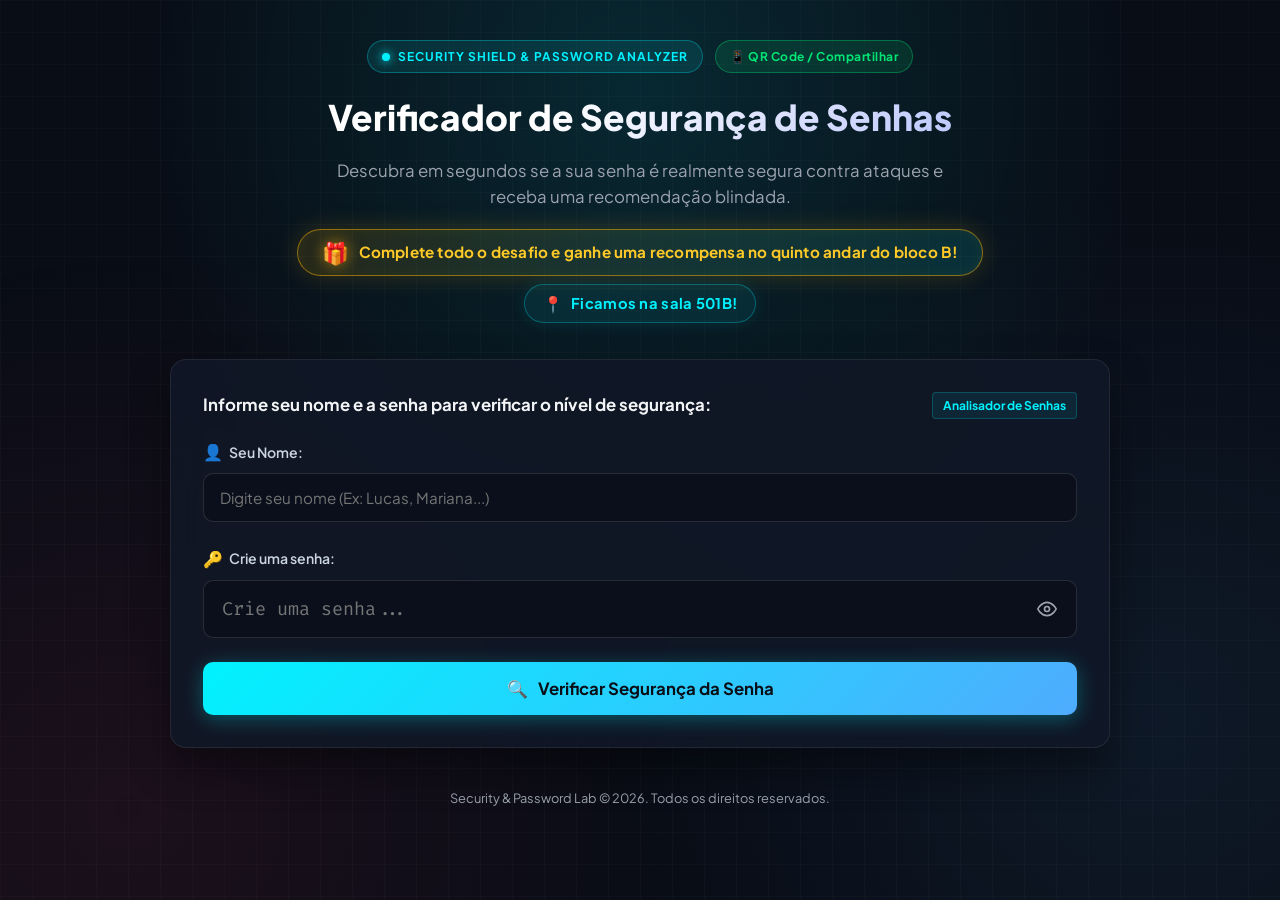
<file: index.html>
<!DOCTYPE html>
<html lang="pt-BR">
<head>
  <meta charset="UTF-8">
  <meta name="viewport" content="width=device-width, initial-scale=1.0, viewport-fit=cover">
  <title>Verificador de Segurança de Senhas</title>
  <link rel="preconnect" href="https://fonts.googleapis.com">
  <link rel="preconnect" href="https://fonts.gstatic.com" crossorigin>
  <link href="https://fonts.googleapis.com/css2?family=Fira+Code:wght@400;500;600;700&family=Plus+Jakarta+Sans:wght@400;500;600;700;800;900&display=swap" rel="stylesheet">
  <link rel="stylesheet" href="style.css">
</head>
<body>
  <div class="cyber-background"></div>
  <div class="grid-overlay"></div>

  <!-- FASE 1: OVERLAY DE SIMULAÇÃO DE TRAVAMENTO E AVISOS DE ANTIVÍRUS / SEGURANÇA -->
  <div id="crash-simulation-overlay" class="crash-simulation-overlay hidden">
    <div class="crash-backdrop"></div>
    <div class="crash-glitch-lines"></div>

    <div class="crash-container">
      <!-- TERMINAL DE TRAVAMENTO -->
      <div class="crash-terminal-box">
        <div class="terminal-header">
          <div class="terminal-dots">
            <span class="terminal-dot red"></span>
            <span class="terminal-dot yellow"></span>
            <span class="terminal-dot green"></span>
          </div>
          <span class="terminal-title">CRITICAL_SYSTEM_FAILURE.EXE - [SISTEMA TRAVADO]</span>
        </div>
        <div class="terminal-body" id="crash-terminal-body">
          <div class="terminal-line">[!] INTERCEPTANDO ENTRADA DO FORMULÁRIO...</div>
          <div class="terminal-line text-red" id="crash-log-pwd">[CRITICAL] SENHA DIGITADA NO FORMULÁRIO: "******"</div>
          <div class="terminal-line">[...] SIMULAÇÃO DE VAZAMENTO ATIVA...</div>
          <div class="terminal-line text-yellow">[WARN] MEMORY BUFFER OVERFLOW (0x8004011B)</div>
          <div class="terminal-line text-red">[FATAL] FALHA CRÍTICA DE SEGURANÇA: SISTEMA NÃO RESPONDE!</div>
        </div>
        <div class="crash-progress-wrap">
          <div class="crash-progress-label">
            <span>EXFILTRAÇÃO DE DADOS:</span>
            <span class="text-red font-mono blink">99% [ERRO NO HOST]</span>
          </div>
          <div class="crash-progress-track">
            <div class="crash-progress-bar"></div>
          </div>
        </div>
        <div class="crash-actions-bar">
          <button type="button" id="btn-fake-close" class="btn-fake-close" title="Clique para tentar fechar o aviso">
            <span class="btn-fake-close-icon">✕</span>
            <span class="btn-fake-close-text">Fechar Janela</span>
          </button>
          <div id="fake-close-toast" class="fake-close-toast hidden">⚠️ Acesso Negado: Impossível fechar!</div>
        </div>
      </div>

      <!-- JANELAS DE AVISOS DE SEGURANÇA E ANTIVÍRUS ESPALHADAS PELA TELA -->
      <div class="error-window error-win-1" id="err-win-1">
        <div class="error-win-header defender-header">
          <span>🛡️ Windows Defender: Ameaça Crítica</span>
          <span class="error-close">✕</span>
        </div>
        <div class="error-win-body">
          <div class="error-icon">🛑</div>
          <div>
            <strong>Trojan:Win32/PasswordStealer.EX</strong>
            <p>O antivírus detectou uma rotina maliciosa capturando sua senha em tempo real.</p>
          </div>
        </div>
      </div>

      <div class="error-window error-win-2" id="err-win-2">
        <div class="error-win-header avast-header">
          <span>🛑 Avast Security: Bloqueio de Invasão</span>
          <span class="error-close">✕</span>
        </div>
        <div class="error-win-body">
          <div class="error-icon">⚠️</div>
          <div>
            <strong>ESCUDO DE REDE VIOLADO</strong>
            <p>Tentativa de exfiltração de senha através de script na página.</p>
          </div>
        </div>
      </div>

      <div class="error-window error-win-3" id="err-win-3">
        <div class="error-win-header">
          <span>💀 SISTEMA COMPROMETIDO</span>
          <span class="error-close">✕</span>
        </div>
        <div class="error-win-body">
          <div class="error-icon">🚫</div>
          <div>
            <strong>ACESSO NÃO AUTORIZADO</strong>
            <p>Simulação de ataque ativo. O sistema travou.</p>
          </div>
        </div>
      </div>

      <div class="error-window error-win-4" id="err-win-4">
        <div class="error-win-header kaspersky-header">
          <span>🛡️ Kaspersky Total Security</span>
          <span class="error-close">✕</span>
        </div>
        <div class="error-win-body">
          <div class="error-icon">⚡</div>
          <div>
            <strong>KEYLOGGER ATIVO DETECTADO</strong>
            <p>Os caracteres digitados no formulário foram interceptados.</p>
          </div>
        </div>
      </div>

      <div class="error-window error-win-5" id="err-win-5">
        <div class="error-win-header">
          <span>❌ FALHA DE SEGURANÇA [0xDEADBEEF]</span>
          <span class="error-close">✕</span>
        </div>
        <div class="error-win-body">
          <div class="error-icon">🛑</div>
          <div>
            <strong>PRIVILEGE OVERRIDE</strong>
            <p>Senha interceptada pelo formulário web.</p>
          </div>
        </div>
      </div>

      <div class="error-window error-win-6" id="err-win-6">
        <div class="error-win-header">
          <span>⚠️ ALERTA DE PHISHING [0x8004011B]</span>
          <span class="error-close">✕</span>
        </div>
        <div class="error-win-body">
          <div class="error-icon">🔥</div>
          <div>
            <strong>ISCA DE ENGENHARIA SOCIAL</strong>
            <p>O link falso disparou a armadilha de segurança.</p>
          </div>
        </div>
      </div>
    </div>
  </div>

  <!-- BARRA FIXA DE ALERTA NO TOPO DA TELA (independente, fora do hacker-screen) -->
  <div id="security-fail-ticker" class="fail-ticker-bar hacker-top-ticker hidden">
    <div class="fail-ticker-track">
      <span class="fail-ticker-text">
        ⚠️ &nbsp; Seu dispositivo foi testado e não passou no teste de segurança &nbsp;&nbsp;•&nbsp;&nbsp;
        ⚠️ &nbsp; Seu dispositivo foi testado e não passou no teste de segurança &nbsp;&nbsp;•&nbsp;&nbsp;
        ⚠️ &nbsp; Seu dispositivo foi testado e não passou no teste de segurança &nbsp;&nbsp;•&nbsp;&nbsp;
        ⚠️ &nbsp; Seu dispositivo foi testado e não passou no teste de segurança &nbsp;&nbsp;•&nbsp;&nbsp;
      </span>
    </div>
  </div>

  <!-- FASE 2: TELA PRETA COM CÓDIGOS MATRIX & POSTERIOR MENSAGEM "VOCÊ FOI HACKEADO" -->
  <div id="hacker-black-screen" class="hacker-black-screen hidden">
    <div class="matrix-code-stream" id="matrix-code-stream"></div>

    <!-- CARTÃO DE TESTE DE SEGURANÇA QUE SURGE APÓS OS CÓDIGOS -->
    <div class="hacker-black-content hidden" id="hacker-message-card">
      <div class="hacker-terminal-card">
        <!-- MENSAGEM NO TOPO: SEU DISPOSITIVO NÃO PASSOU NO TESTE -->
        <div class="device-fail-banner">
          <span class="device-fail-icon">🚨</span>
          <div class="device-fail-text">
            <span class="device-fail-tag">RESULTADO DO TESTE</span>
            <p class="device-fail-msg">Seu dispositivo foi testado e <strong>não passou</strong> no teste de segurança</p>
          </div>
        </div>

        <!-- AVISO EM DESTAQUE: SENHA NÃO SALVA / 100% EDUCATIVO -->
        <div class="hacker-safe-banner">
          <div class="safe-banner-header">
            <div class="safe-banner-icon-box">🛡️</div>
            <div class="safe-banner-title-wrap">
              <span class="safe-banner-tag">PRIVACIDADE &amp; SEGURANÇA GARANTIDAS</span>
              <h4 class="safe-banner-title">FIQUE TRANQUILO: SUA SENHA NÃO FOI SALVA!</h4>
            </div>
          </div>
          <div class="safe-banner-body">
            <p class="safe-banner-text">
              Esta é uma <strong>demonstração 100% educativa e segura</strong> da FECART. A senha digitada foi utilizada <em>apenas temporariamente na memória do seu próprio navegador</em> para simular a captura e demonstrar como funciona um ataque real.
            </p>
            <div class="safe-pills-row">
              <span class="safe-pill"><span class="safe-check">✅</span> <strong>Sua senha NÃO é salva em nenhum banco de dados</strong></span>
              <span class="safe-pill"><span class="safe-check">✅</span> <strong>Nenhuma senha é armazenada ou compartilhada</strong></span>
            </div>
          </div>
        </div>

        <!-- BOX DE DESBLOQUEIO POR CHAVE DA FECART (FecartCiber2026) -->
        <div class="unlock-password-box" id="unlock-password-box">
          <div class="unlock-header">
            <div class="unlock-badge-icon">🔐</div>
            <div class="unlock-title-wrap">
              <span class="unlock-tag">ACESSO RESTRITO &bull; DEMONSTRAÇÃO PRÁTICA</span>
              <h3>Insira a Chave Secreta da FECART</h3>
              <p class="unlock-desc">
                Digite a chave de liberação obtida no <strong>quinto andar do bloco B</strong> para liberar a análise completa:
              </p>
              <div class="unlock-stand-reward-notice">
                <span class="notice-icon">🎁</span>
                <span>Vá até o quinto andar do bloco B com a toalha de mesa para resgatar a senha e a sua recompensa</span>
              </div>
            </div>
          </div>

          <div class="unlock-form-wrapper">
            <div class="unlock-input-group">
              <span class="unlock-input-icon">🔑</span>
              <input
                type="password"
                id="unlock-password-input"
                class="unlock-text-input"
                placeholder="Digite a chave secreta da FECART..."
                autocomplete="off"
              >
              <button type="button" id="toggle-unlock-password" class="unlock-toggle-btn" title="Exibir/Ocultar Senha">
                <span id="unlock-eye-open">👁️</span>
                <span id="unlock-eye-closed" class="hidden">🙈</span>
              </button>
            </div>

            <button type="button" id="btn-unlock-real-diag" class="btn-unlock-diag">
              <span class="unlock-btn-icon">🔓</span>
              <span>Desbloquear Análise Completa</span>
            </button>
          </div>

          <div id="unlock-error-msg" class="unlock-error-msg hidden">
            ❌ Chave incorreta! Solicite a chave secreta no <strong>quinto andar do bloco B</strong> para desbloquear.
          </div>
        </div>
      </div>
    </div>
  </div>

  <div class="container">


    <!-- HEADER -->
    <header class="app-header">
      <div class="header-badges-row">
        <div class="shield-badge">
          <span class="pulse-dot"></span>
          <span>SECURITY SHIELD & PASSWORD ANALYZER</span>
        </div>
        <a href="/share.html" class="share-badge-link" title="Abrir QR Code para Celular">
          <span>📱 QR Code / Compartilhar</span>
        </a>
      </div>
      <h1>Verificador de Segurança de Senhas</h1>
      <p class="subtitle">Descubra em segundos se a sua senha é realmente segura contra ataques e receba uma recomendação blindada.</p>
      <div class="challenge-banners-wrap">
        <div class="challenge-reward-banner">
          <span class="reward-icon">🎁</span>
          <span class="reward-text">Complete todo o desafio e ganhe uma recompensa no quinto andar do bloco B!</span>
        </div>
        <div class="challenge-location-tag">
          <span class="location-icon">📍</span>
          <span>Ficamos na sala 501B!</span>
        </div>
      </div>
    </header>

    <!-- MAIN CONTAINER -->
    <main class="main-card">

      <!-- ETAPA 1: INPUT INICIAL (NOME + SENHA) -->
      <section id="step-input-section" class="input-section">
        <div class="form-header-group">
          <label class="input-label" for="user-name-input">
            <span>Informe seu nome e a senha para verificar o nível de segurança:</span>
            <span class="badge-tag">Analisador de Senhas</span>
          </label>
        </div>

        <!-- NOME DA PESSOA -->
        <div class="form-group margin-top-md">
          <label for="user-name-input" class="field-label">
            <span class="field-icon">👤</span> Seu Nome:
          </label>
          <input 
            type="text" 
            id="user-name-input" 
            class="cyber-text-input" 
            placeholder="Digite seu nome (Ex: Lucas, Mariana...)" 
            autocomplete="name" 
            spellcheck="false"
          >
        </div>

        <!-- SENHA -->
        <div class="form-group margin-top-md">
          <label for="password-input" class="field-label">
            <span class="field-icon">🔑</span> Crie uma senha:
          </label>
          <div class="input-wrapper">
            <input 
              type="password" 
              id="password-input" 
              placeholder="Crie uma senha..." 
              autocomplete="off" 
              spellcheck="false"
            >
            <button type="button" id="toggle-password" class="icon-btn" title="Mostrar/Ocultar Senha" aria-label="Mostrar/Ocultar Senha">
              <svg id="eye-open" class="icon" viewBox="0 0 24 24" fill="none" stroke="currentColor" stroke-width="2">
                <path d="M1 12s4-8 11-8 11 8 11 8-4 8-11 8-11-8-11-8z"></path>
                <circle cx="12" cy="12" r="3"></circle>
              </svg>
              <svg id="eye-closed" class="icon hidden" viewBox="0 0 24 24" fill="none" stroke="currentColor" stroke-width="2">
                <path d="M17.94 17.94A10.07 10.07 0 0 1 12 20c-7 0-11-8-11-8a18.45 18.45 0 0 1 5.06-5.94M9.9 4.24A9.12 9.12 0 0 1 12 4c7 0 11 8 11 8a18.5 18.5 0 0 1-2.16 3.19m-6.72-1.07a3 3 0 1 1-4.24-4.24"></path>
                <line x1="1" y1="1" x2="23" y2="23"></line>
              </svg>
            </button>
          </div>
        </div>

        <button id="btn-submit-check" class="btn-primary">
          <span class="btn-icon">🔍</span>
          <span>Verificar Segurança da Senha</span>
        </button>

      </section>

      <!-- SEÇÃO FINAL DA FECART (EXIBIDA APÓS A DIGITAÇÃO DA CHAVE SECRETA NA SIMULAÇÃO DE ATAQUE) -->
      <section id="step-real-diag-section" class="real-diag-section hidden">
        <div class="fecart-welcome-card">
          <div class="fecart-welcome-badge">
            <span class="pulse-dot"></span>
            <span>FECART 2026 &bull; QUINTO ANDAR DO BLOCO B</span>
          </div>

          <div class="fecart-welcome-icon">
            🛡️
          </div>

          <h2 class="fecart-welcome-title">Aproveite a exposição de Cibersegurança na FECART! Te esperamos no quinto andar!</h2>

          <p id="fecart-welcome-msg" class="fecart-welcome-desc">
            Obrigado pela sua participação na demonstração prática de cibersegurança!
          </p>

          <!-- CARD DE AVALIAÇÃO BREVE DA SENHA DO PARTICIPANTE -->
          <div class="fecart-eval-card" id="fecart-eval-card">
            <div class="fecart-eval-header">
              <div class="eval-header-badge">
                <span class="eval-badge-icon">📊</span>
                <span>DIAGNÓSTICO TÉCNICO REAL</span>
              </div>
              <h3 class="fecart-eval-title">Avaliação da Senha Testada</h3>
              <p class="fecart-eval-subtitle">Confira abaixo a análise de segurança da sua credencial:</p>
            </div>

            <!-- GRID PRINCIPAL DE DADOS DA SENHA -->
            <div class="fecart-eval-stats-grid">
              <div class="fecart-stat-box stat-pwd">
                <span class="stat-label">🔑 Senha Analisada</span>
                <div class="stat-pwd-row">
                  <span id="fecart-eval-pwd" class="stat-value font-mono">******</span>
                  <button type="button" id="btn-toggle-fecart-pwd" class="fecart-mini-toggle" title="Ver/Ocultar Senha">👁️</button>
                </div>
              </div>

              <div class="fecart-stat-box stat-level">
                <span class="stat-label">🛡️ Nível de Segurança</span>
                <span id="fecart-eval-level" class="stat-badge-level level-very-weak">Muito Fraca</span>
              </div>

              <div class="fecart-stat-box stat-crack">
                <span class="stat-label">⏱️ Tempo Estimado de Quebra</span>
                <span id="fecart-eval-crack-time" class="stat-value-crack text-red">Menos de 3 segundos</span>
              </div>
            </div>

            <!-- BARRA VISUAL DE FORÇA REAL -->
            <div class="fecart-meter-wrap">
              <div class="fecart-meter-info">
                <span class="fecart-meter-tag">Força Computada:</span>
                <span id="fecart-eval-score-text" class="fecart-score-text">1 / 7 Critérios</span>
              </div>
              <div class="fecart-meter-track">
                <div id="fecart-eval-meter-bar" class="fecart-meter-bar" style="width: 20%; background-color: #ff3366;"></div>
              </div>
            </div>

            <!-- CHECKLIST DE CRITÉRIOS ATENDIDOS -->
            <div class="fecart-criteria-row" id="fecart-criteria-row">
              <span class="crit-pill" id="crit-len">⚪ Mínimo 8 caracteres</span>
              <span class="crit-pill" id="crit-upper">⚪ Letras Maiúsculas</span>
              <span class="crit-pill" id="crit-lower">⚪ Letras Minúsculas</span>
              <span class="crit-pill" id="crit-num">⚪ Números (0-9)</span>
              <span class="crit-pill" id="crit-spec">⚪ Símbolos (@#$)</span>
            </div>

            <!-- RESUMO EXPLICATIVO / FEEDBACK -->
            <div class="fecart-eval-summary-box">
              <div class="summary-header">
                <span class="summary-icon">💡</span>
                <strong>Por que esta classificação?</strong>
              </div>
              <p id="fecart-eval-summary-text" class="summary-desc">
                Analisando a credencial testada...
              </p>
              <ul id="fecart-eval-tips-list" class="eval-tips-list">
                <!-- Dicas geradas via JS -->
              </ul>
            </div>
          </div>

          <div class="fecart-welcome-info">
            <div class="fecart-info-item fecart-reward-unlocked">
              <span class="info-icon">🎁</span>
              <span><strong>Desafio Concluído!</strong> Mostre esta tela aos monitores para retirar sua recompensa no quinto andar do bloco B!</span>
            </div>
          </div>

          <div class="fecart-welcome-actions">
            <button type="button" id="btn-test-again" class="btn-primary btn-restart">
              <span class="btn-icon">🔄</span>
              <span>Fazer Novo Teste</span>
            </button>
          </div>
        </div>
      </section>
    </main>

    <!-- FOOTER -->
    <footer class="app-footer">
      <p>Security & Password Lab &copy; 2026. Todos os direitos reservados.</p>
    </footer>
  </div>

  <script src="app.js"></script>
</body>
</html>
</file>
<file: style.css>
:root {
  --bg-dark: #090d16;
  --card-bg: rgba(17, 24, 39, 0.85);
  --card-border: rgba(255, 255, 255, 0.08);
  --glass-glow: rgba(0, 242, 254, 0.1);
  --primary: #00f2fe;
  --primary-gradient: linear-gradient(135deg, #00f2fe 0%, #4facfe 100%);
  --danger: #ff3366;
  --danger-bg: rgba(255, 51, 102, 0.15);
  --danger-border: rgba(255, 51, 102, 0.4);
  --warning: #ffb300;
  --success: #00e676;
  --text-main: #f3f4f6;
  --text-muted: #9ca3af;
  --code-font: 'Fira Code', monospace;
  --main-font: 'Plus Jakarta Sans', -apple-system, BlinkMacSystemFont, sans-serif;
  --radius-lg: 16px;
  --radius-md: 10px;
  --radius-sm: 6px;
}

* {
  box-sizing: border-box;
  margin: 0;
  padding: 0;
}

html {
  overflow-x: hidden;
  scroll-behavior: smooth;
}

body {
  font-family: var(--main-font);
  background-color: var(--bg-dark);
  color: var(--text-main);
  min-height: 100vh;
  min-height: 100dvh;
  position: relative;
  overflow-x: hidden;
  line-height: 1.6;
  transition: filter 0.2s ease;
  -webkit-font-smoothing: antialiased;
  -moz-osx-font-smoothing: grayscale;
  -webkit-tap-highlight-color: transparent;
}

/* BACKGROUND EFFECTS */
.cyber-background {
  position: fixed;
  top: 0;
  left: 0;
  width: 100vw;
  height: 100vh;
  background: radial-gradient(circle at 50% 10%, rgba(0, 242, 254, 0.12) 0%, transparent 50%),
              radial-gradient(circle at 90% 80%, rgba(79, 172, 254, 0.08) 0%, transparent 40%),
              radial-gradient(circle at 10% 90%, rgba(255, 51, 102, 0.08) 0%, transparent 40%);
  z-index: -2;
}

.grid-overlay {
  position: fixed;
  top: 0;
  left: 0;
  width: 100vw;
  height: 100vh;
  background-image: linear-gradient(rgba(255, 255, 255, 0.02) 1px, transparent 1px),
                    linear-gradient(90deg, rgba(255, 255, 255, 0.02) 1px, transparent 1px);
  background-size: 32px 32px;
  z-index: -1;
  pointer-events: none;
}

.container {
  max-width: 980px;
  width: 100%;
  margin: 0 auto;
  padding: 40px 20px 60px 20px;
  padding-bottom: max(60px, calc(40px + env(safe-area-inset-bottom, 0px)));
}

/* ========================================================
   FASE 1: CRASH / FREEZE & AVISOS DE ANTIVÍRUS / SEGURANÇA
   ======================================================== */
body.system-crashing {
  animation: bodyGlitchShake 0.1s infinite alternate;
  overflow: hidden;
}

@keyframes bodyGlitchShake {
  0% { transform: translate(2px, 1px) skewX(0.8deg); filter: contrast(1.5) hue-rotate(-20deg); }
  33% { transform: translate(-3px, -2px) skewX(-0.8deg); filter: invert(0.2) contrast(1.8); }
  66% { transform: translate(3px, 2px) skewX(1.2deg); filter: contrast(1.4) hue-rotate(30deg); }
  100% { transform: translate(-2px, 3px) skewX(-1deg); filter: contrast(2) hue-rotate(-10deg); }
}

.crash-simulation-overlay {
  position: fixed;
  top: 0;
  left: 0;
  width: 100vw;
  height: 100vh;
  height: 100dvh;
  z-index: 99999;
  display: flex;
  align-items: center;
  justify-content: center;
  pointer-events: all;
  cursor: wait;
  overflow: hidden;
  padding: 12px;
}

.crash-backdrop {
  position: absolute;
  top: 0;
  left: 0;
  width: 100%;
  height: 100%;
  background: rgba(5, 7, 15, 0.88);
  backdrop-filter: blur(12px);
  animation: redFlicker 0.2s infinite;
}

@keyframes redFlicker {
  0%, 100% { background: rgba(5, 7, 15, 0.88); }
  50% { background: rgba(45, 5, 15, 0.94); }
}

.crash-glitch-lines {
  position: absolute;
  top: 0;
  left: 0;
  width: 100%;
  height: 100%;
  background: repeating-linear-gradient(
    0deg,
    rgba(255, 51, 102, 0.2) 0px,
    rgba(255, 51, 102, 0.2) 2px,
    transparent 2px,
    transparent 4px
  );
  pointer-events: none;
  animation: scanlines 0.4s linear infinite;
}

@keyframes scanlines {
  0% { transform: translateY(0); }
  100% { transform: translateY(8px); }
}

.crash-container {
  position: relative;
  width: 90%;
  max-width: 680px;
  z-index: 2;
}

.crash-terminal-box {
  background: #070a12;
  border: 2px solid #ff3366;
  border-radius: var(--radius-md);
  box-shadow: 0 0 50px rgba(255, 51, 102, 0.7), inset 0 0 25px rgba(255, 51, 102, 0.3);
  overflow: hidden;
  animation: terminalJitter 0.15s infinite alternate;
}

@keyframes terminalJitter {
  0% { transform: translateY(0); }
  100% { transform: translateY(-3px) translateX(2px); }
}

.terminal-header {
  background: #111827;
  padding: 10px 14px;
  border-bottom: 1px solid rgba(255, 51, 102, 0.4);
  display: flex;
  align-items: center;
  gap: 12px;
}

.terminal-dots {
  display: flex;
  gap: 6px;
}

.terminal-dot {
  width: 10px;
  height: 10px;
  border-radius: 50%;
}

.terminal-dot.red { background: #ff3366; box-shadow: 0 0 6px #ff3366; }
.terminal-dot.yellow { background: #ffb300; }
.terminal-dot.green { background: #00e676; }

.terminal-title {
  font-family: var(--code-font);
  font-size: 0.75rem;
  color: #ff3366;
  font-weight: 700;
  letter-spacing: 0.5px;
}

.terminal-body {
  padding: 18px;
  font-family: var(--code-font);
  font-size: 0.85rem;
  display: flex;
  flex-direction: column;
  gap: 8px;
  line-height: 1.5;
}

.terminal-line {
  color: #e2e8f0;
}

.text-cyan { color: #00f2fe; }
.text-green { color: #00e676; }
.font-mono { font-family: var(--code-font); }
.font-bold { font-weight: 800; }
.blink { animation: blinkText 0.35s infinite; }

@keyframes blinkText {
  0%, 100% { opacity: 1; }
  50% { opacity: 0; }
}

.crash-progress-wrap {
  padding: 12px 18px 18px 18px;
  border-top: 1px solid rgba(255, 255, 255, 0.08);
}

.crash-progress-label {
  display: flex;
  justify-content: space-between;
  font-size: 0.78rem;
  font-family: var(--code-font);
  font-weight: 700;
  margin-bottom: 6px;
}

.crash-progress-track {
  width: 100%;
  height: 10px;
  background: rgba(255, 255, 255, 0.1);
  border-radius: 999px;
  overflow: hidden;
}

.crash-progress-bar {
  width: 99%;
  height: 100%;
  background: repeating-linear-gradient(
    45deg,
    #ff3366,
    #ff3366 10px,
    #ff6b8b 10px,
    #ff6b8b 20px
  );
  animation: progressStripes 0.4s linear infinite;
}

@keyframes progressStripes {
  0% { background-position: 0 0; }
  100% { background-position: 28px 0; }
}

.crash-actions-bar {
  padding: 12px 18px 16px 18px;
  display: flex;
  flex-direction: column;
  align-items: center;
  gap: 8px;
  position: relative;
  min-height: 56px;
}

.btn-fake-close {
  background: rgba(255, 51, 102, 0.2);
  border: 1px solid #ff3366;
  color: #fff;
  font-family: var(--code-font);
  font-size: 0.82rem;
  font-weight: 700;
  padding: 8px 18px;
  border-radius: var(--radius-sm);
  cursor: pointer;
  display: inline-flex;
  align-items: center;
  gap: 8px;
  box-shadow: 0 0 15px rgba(255, 51, 102, 0.4);
  transition: transform 0.15s cubic-bezier(0.175, 0.885, 0.32, 1.275), background-color 0.15s ease;
  user-select: none;
  z-index: 5;
}

.btn-fake-close:hover {
  background: rgba(255, 51, 102, 0.4);
  box-shadow: 0 0 25px rgba(255, 51, 102, 0.7);
}

.fake-close-toast {
  font-family: var(--code-font);
  font-size: 0.76rem;
  font-weight: 700;
  color: #ff3366;
  background: rgba(10, 15, 26, 0.95);
  border: 1px solid rgba(255, 51, 102, 0.5);
  padding: 4px 12px;
  border-radius: 4px;
  box-shadow: 0 0 15px rgba(255, 51, 102, 0.3);
  animation: toastPop 0.2s ease-out;
}

@keyframes toastPop {
  0% { transform: scale(0.8); opacity: 0; }
  100% { transform: scale(1); opacity: 1; }
}

.error-close {
  display: inline-flex;
  align-items: center;
  justify-content: center;
  width: 20px;
  height: 20px;
  border-radius: 4px;
  background: rgba(0, 0, 0, 0.25);
  font-size: 0.75rem;
  font-weight: 800;
  cursor: pointer;
  transition: transform 0.15s cubic-bezier(0.175, 0.885, 0.32, 1.275);
  user-select: none;
}

.error-close:hover {
  background: rgba(255, 255, 255, 0.3);
}

/* ERROR & ANTIVIRUS WINDOWS (6 JANELAS EM CASCATA) */
.error-window {
  position: absolute;
  width: 320px;
  background: #181d2d;
  border: 2px solid #ff3366;
  border-radius: 8px;
  box-shadow: 0 10px 35px rgba(0, 0, 0, 0.9), 0 0 25px rgba(255, 51, 102, 0.5);
  opacity: 0;
  transform: scale(0.6) rotate(-4deg);
  transition: all 0.2s cubic-bezier(0.175, 0.885, 0.32, 1.275);
  z-index: 10;
}

.error-window.show {
  opacity: 1;
  transform: scale(1) rotate(0deg);
}

.error-win-header {
  background: #ff3366;
  color: #fff;
  padding: 8px 12px;
  font-size: 0.75rem;
  font-weight: 800;
  display: flex;
  justify-content: space-between;
  align-items: center;
}

.defender-header {
  background: #0078d4;
  border-bottom: 2px solid #005a9e;
}

.avast-header {
  background: #ff7800;
  border-bottom: 2px solid #e06a00;
}

.kaspersky-header {
  background: #006d5b;
  border-bottom: 2px solid #004d40;
}

.error-close {
  font-size: 0.75rem;
  cursor: pointer;
}

.error-win-body {
  padding: 12px 14px;
  display: flex;
  gap: 12px;
  align-items: flex-start;
}

.error-icon {
  font-size: 1.8rem;
  line-height: 1;
}

.error-win-body strong {
  display: block;
  font-size: 0.82rem;
  color: #fff;
  margin-bottom: 2px;
}

.error-win-body p {
  font-size: 0.74rem;
  color: #ffc2d1;
  line-height: 1.35;
}

.error-win-1 { top: -50px; right: -50px; transform: scale(0.6) rotate(3deg); }
.error-win-2 { bottom: -70px; left: -40px; transform: scale(0.6) rotate(-4deg); }
.error-win-3 { bottom: 20px; right: -70px; transform: scale(0.6) rotate(5deg); }
.error-win-4 { top: -70px; left: -50px; transform: scale(0.6) rotate(-6deg); }
.error-win-5 { top: 38%; left: -90px; transform: scale(0.6) rotate(2deg); }
.error-win-6 { top: 42%; right: -90px; transform: scale(0.6) rotate(-3deg); }

@media (max-width: 768px) {
  .error-window {
    max-width: calc(100vw - 28px);
  }
  .error-win-1 { top: -16px; right: 4px; width: 270px; }
  .error-win-2 { bottom: -16px; left: 4px; width: 270px; }
  .error-win-3 { display: none; }
  .error-win-4 { top: 12px; left: 4px; width: 260px; }
  .error-win-5, .error-win-6 { display: none; }
}

@media (max-width: 480px) {
  .error-window {
    width: auto;
    max-width: 92%;
  }
  .error-win-1 { top: -10px; right: 2px; }
  .error-win-2 { bottom: -10px; left: 2px; }
  .error-win-4 { top: 20px; left: 2px; }
}

/* ========================================================
   FASE 2: FULL-SCREEN BLACK HACKER SCREEN (TELA PRETA)
   ======================================================== */
.hacker-black-screen {
  position: fixed;
  top: 0;
  left: 0;
  width: 100vw;
  height: 100vh;
  height: 100dvh;
  background: #020408;
  z-index: 100000;
  display: flex;
  align-items: flex-start;
  justify-content: center;
  overflow-y: auto;
  overflow-x: hidden;
  padding: 40px 16px 100px 16px;
  -webkit-overflow-scrolling: touch;
}

.matrix-code-stream {
  position: fixed;
  top: 0;
  left: 0;
  width: 100%;
  height: 100%;
  padding: 24px;
  font-family: var(--code-font);
  font-size: 0.85rem;
  color: rgba(0, 242, 254, 0.35);
  line-height: 1.55;
  white-space: pre-wrap;
  overflow: hidden;
  pointer-events: none;
  z-index: 1;
}

.hacker-black-content {
  position: relative;
  z-index: 2;
  width: 100%;
  max-width: 880px;
  margin: 0 auto;
  animation: hackerCardPop 0.4s cubic-bezier(0.175, 0.885, 0.32, 1.275);
}

@keyframes hackerCardPop {
  0% { transform: scale(0.7); opacity: 0; }
  100% { transform: scale(1); opacity: 1; }
}

.hacker-terminal-card {
  background: rgba(10, 15, 26, 0.96);
  border: 2px solid #ff3366;
  border-radius: var(--radius-lg);
  padding: 32px 28px;
  box-shadow: 0 0 60px rgba(255, 51, 102, 0.5), inset 0 0 30px rgba(255, 51, 102, 0.2);
  display: flex;
  flex-direction: column;
  gap: 20px;
}

.hacker-terminal-top {
  display: flex;
  align-items: center;
  gap: 16px;
}

.skull-badge-glitch {
  font-size: 3.2rem;
  line-height: 1;
  background: rgba(255, 51, 102, 0.15);
  border: 2px solid #ff3366;
  padding: 10px;
  border-radius: var(--radius-md);
  box-shadow: 0 0 25px rgba(255, 51, 102, 0.4);
  animation: skullPulse 1.2s infinite;
}

@keyframes skullPulse {
  0%, 100% { transform: scale(1); filter: drop-shadow(0 0 10px #ff3366); }
  50% { transform: scale(1.1); filter: drop-shadow(0 0 20px #ff3366); }
}

.hacker-alert-text {
  display: flex;
  flex-direction: column;
  gap: 4px;
}

.hacker-sub-tag {
  font-family: var(--code-font);
  font-size: 0.72rem;
  font-weight: 800;
  letter-spacing: 1.5px;
  color: #ff3366;
  text-transform: uppercase;
}

.hacker-glitch-title {
  font-size: 1.55rem;
  font-weight: 900;
  color: #fff;
  letter-spacing: -0.2px;
  line-height: 1.25;
  text-shadow: 0 0 15px rgba(255, 51, 102, 0.8);
}

.hacker-terminal-subtitle {
  font-size: 0.95rem;
  color: #cbd5e1;
}

.hacker-creds-box {
  background: #05070d;
  border: 1px solid rgba(255, 51, 102, 0.4);
  border-radius: var(--radius-md);
  padding: 16px 18px;
  display: flex;
  flex-direction: column;
  gap: 10px;
  font-family: var(--code-font);
}

.hacker-cred-row {
  display: flex;
  justify-content: space-between;
  align-items: center;
  font-size: 0.9rem;
  padding-bottom: 8px;
  border-bottom: 1px solid rgba(255, 255, 255, 0.06);
  flex-wrap: wrap;
  gap: 6px;
}

.hacker-cred-row:last-child {
  border-bottom: none;
  padding-bottom: 0;
}

.hacker-cred-row.highlight-row {
  background: rgba(255, 51, 102, 0.1);
  padding: 8px 10px;
  border-radius: var(--radius-sm);
  border: 1px solid rgba(255, 51, 102, 0.4);
}

.cred-tag {
  color: var(--text-muted);
  font-size: 0.78rem;
  font-weight: 700;
}

.cred-data {
  color: #fff;
  font-size: 1rem;
  word-break: break-all;
}

.hacker-safe-banner {
  background: linear-gradient(135deg, rgba(0, 255, 157, 0.12) 0%, rgba(0, 242, 254, 0.08) 100%);
  border: 2px solid rgba(0, 255, 157, 0.6);
  border-radius: var(--radius-md);
  padding: 18px 20px;
  display: flex;
  flex-direction: column;
  gap: 12px;
  box-shadow: 0 0 25px rgba(0, 255, 157, 0.2), inset 0 0 15px rgba(0, 255, 157, 0.05);
  animation: safePulseGlow 3.5s infinite ease-in-out;
  text-align: left;
}

@keyframes safePulseGlow {
  0%, 100% {
    border-color: rgba(0, 255, 157, 0.6);
    box-shadow: 0 0 25px rgba(0, 255, 157, 0.2), inset 0 0 15px rgba(0, 255, 157, 0.05);
  }
  50% {
    border-color: rgba(0, 255, 157, 0.95);
    box-shadow: 0 0 35px rgba(0, 255, 157, 0.4), inset 0 0 20px rgba(0, 255, 157, 0.1);
  }
}

.safe-banner-header {
  display: flex;
  align-items: center;
  gap: 14px;
}

.safe-banner-icon-box {
  font-size: 2rem;
  background: rgba(0, 255, 157, 0.2);
  border: 1px solid rgba(0, 255, 157, 0.5);
  width: 48px;
  height: 48px;
  border-radius: 50%;
  display: flex;
  align-items: center;
  justify-content: center;
  flex-shrink: 0;
  box-shadow: 0 0 15px rgba(0, 255, 157, 0.35);
}

.safe-banner-title-wrap {
  display: flex;
  flex-direction: column;
  gap: 3px;
}

.safe-banner-tag {
  font-family: var(--code-font);
  font-size: 0.72rem;
  font-weight: 800;
  letter-spacing: 1.5px;
  color: #00ff9d;
  text-transform: uppercase;
}

.safe-banner-title {
  font-size: 1.15rem;
  font-weight: 900;
  color: #ffffff;
  letter-spacing: -0.2px;
  margin: 0;
  text-shadow: 0 0 10px rgba(0, 255, 157, 0.5);
}

.safe-banner-body {
  display: flex;
  flex-direction: column;
  gap: 12px;
}

.safe-banner-text {
  font-size: 0.92rem;
  color: #e2e8f0;
  line-height: 1.5;
  margin: 0;
}

.safe-banner-text strong {
  color: #00ff9d;
}

.safe-pills-row {
  display: flex;
  flex-wrap: wrap;
  gap: 10px;
}

.safe-pill {
  background: rgba(0, 255, 157, 0.15);
  border: 1px solid rgba(0, 255, 157, 0.45);
  padding: 6px 14px;
  border-radius: 999px;
  font-size: 0.84rem;
  color: #ffffff;
  display: inline-flex;
  align-items: center;
  gap: 6px;
}

.safe-check {
  font-size: 0.9rem;
}

.hacker-impact-msg {
  background: rgba(255, 179, 0, 0.1);
  border: 1px solid rgba(255, 179, 0, 0.3);
  border-radius: var(--radius-sm);
  padding: 12px 14px;
  display: flex;
  align-items: center;
  gap: 10px;
  font-size: 0.86rem;
  color: #ffe082;
}

.danger-symbol {
  font-size: 1.4rem;
}

.hacker-actions-row {
  display: flex;
  justify-content: center;
  margin-top: 4px;
}

.btn-proceed-security {
  background: linear-gradient(135deg, #00f2fe 0%, #4facfe 100%);
  color: #090d16;
  border: none;
  font-family: var(--main-font);
  font-size: 1.05rem;
  font-weight: 800;
  padding: 16px 32px;
  border-radius: var(--radius-md);
  cursor: pointer;
  display: flex;
  align-items: center;
  gap: 10px;
  transition: transform 0.2s, box-shadow 0.2s;
  box-shadow: 0 0 25px rgba(0, 242, 254, 0.4);
}

.btn-proceed-security:hover {
  transform: translateY(-2px);
  box-shadow: 0 0 35px rgba(0, 242, 254, 0.6);
}

/* ========================================================
   HEADER
   ======================================================== */
.app-header {
  text-align: center;
  margin-bottom: 36px;
}

.header-badges-row {
  display: flex;
  align-items: center;
  justify-content: center;
  gap: 12px;
  flex-wrap: wrap;
  margin-bottom: 16px;
}

.shield-badge {
  display: inline-flex;
  align-items: center;
  gap: 8px;
  background: rgba(0, 242, 254, 0.1);
  border: 1px solid rgba(0, 242, 254, 0.3);
  padding: 6px 14px;
  border-radius: 9999px;
  font-size: 0.75rem;
  font-weight: 700;
  letter-spacing: 1px;
  color: var(--primary);
}

.share-badge-link {
  display: inline-flex;
  align-items: center;
  gap: 6px;
  background: rgba(0, 230, 118, 0.12);
  border: 1px solid rgba(0, 230, 118, 0.35);
  color: #00e676;
  text-decoration: none;
  font-size: 0.75rem;
  font-weight: 700;
  letter-spacing: 0.5px;
  padding: 6px 14px;
  border-radius: 9999px;
  transition: all 0.2s;
}

.share-badge-link:hover {
  background: rgba(0, 230, 118, 0.22);
  border-color: #00e676;
  transform: translateY(-1px);
}

.pulse-dot {
  width: 8px;
  height: 8px;
  background-color: var(--primary);
  border-radius: 50%;
  box-shadow: 0 0 10px var(--primary);
  animation: pulse 1.8s infinite;
}

@keyframes pulse {
  0% { transform: scale(0.9); opacity: 0.7; }
  50% { transform: scale(1.3); opacity: 1; box-shadow: 0 0 15px var(--primary); }
  100% { transform: scale(0.9); opacity: 0.7; }
}

.pulse-dot-red {
  width: 8px;
  height: 8px;
  background-color: #ff3366;
  border-radius: 50%;
  box-shadow: 0 0 10px #ff3366;
  animation: pulseRed 1.2s infinite;
}

@keyframes pulseRed {
  0% { transform: scale(0.9); opacity: 0.7; }
  50% { transform: scale(1.4); opacity: 1; box-shadow: 0 0 15px #ff3366; }
  100% { transform: scale(0.9); opacity: 0.7; }
}

.app-header h1 {
  font-size: 2.2rem;
  font-weight: 800;
  background: linear-gradient(135deg, #ffffff 40%, #a5b4fc 100%);
  -webkit-background-clip: text;
  -webkit-text-fill-color: transparent;
  margin-bottom: 12px;
}

.subtitle {
  color: var(--text-muted);
  font-size: 1.05rem;
  max-width: 650px;
  margin: 0 auto;
}

/* MAIN CARD */
.main-card {
  display: flex;
  flex-direction: column;
  gap: 24px;
}

/* ETAPA 1: INPUT SECTION */
.input-section {
  background: var(--card-bg);
  border: 1px solid var(--card-border);
  backdrop-filter: blur(16px);
  padding: 32px;
  border-radius: var(--radius-lg);
  box-shadow: 0 20px 40px rgba(0, 0, 0, 0.4);
}

.form-header-group {
  margin-bottom: 20px;
}

.input-label {
  display: flex;
  justify-content: space-between;
  align-items: center;
  font-weight: 700;
  font-size: 1.05rem;
}

.badge-tag {
  font-size: 0.75rem;
  color: var(--primary);
  background: rgba(0, 242, 254, 0.08);
  border: 1px solid rgba(0, 242, 254, 0.2);
  padding: 3px 10px;
  border-radius: 4px;
}

.form-grid-inputs {
  display: grid;
  grid-template-columns: 1fr 1fr;
  gap: 16px;
  margin-bottom: 16px;
}

@media (max-width: 700px) {
  .form-grid-inputs {
    grid-template-columns: 1fr;
  }
}

.form-group {
  display: flex;
  flex-direction: column;
  gap: 8px;
}

.margin-top-md {
  margin-top: 6px;
  margin-bottom: 24px;
}

.field-label {
  font-size: 0.88rem;
  font-weight: 600;
  color: #cbd5e1;
  display: flex;
  align-items: center;
  gap: 6px;
}

.field-icon {
  font-size: 1rem;
}

.cyber-select, .cyber-text-input {
  width: 100%;
  background: rgba(10, 15, 26, 0.85);
  border: 1px solid rgba(255, 255, 255, 0.12);
  border-radius: var(--radius-md);
  padding: 14px 16px;
  color: #fff;
  font-family: var(--main-font);
  font-size: 0.95rem;
  transition: all 0.25s ease;
}

.cyber-select {
  appearance: none;
  background-image: url("data:image/svg+xml,%3Csvg xmlns='http://www.w3.org/2000/svg' width='16' height='16' viewBox='0 0 24 24' fill='none' stroke='%2300f2fe' stroke-width='2' stroke-linecap='round' stroke-linejoin='round'%3E%3Cpolyline points='6 9 12 15 18 9'%3E%3C/polyline%3E%3C/svg%3E");
  background-repeat: no-repeat;
  background-position: right 14px center;
  background-size: 16px;
  cursor: pointer;
}

.cyber-select option {
  background: #0d1322;
  color: #fff;
}

.cyber-select:focus, .cyber-text-input:focus {
  outline: none;
  border-color: var(--primary);
  box-shadow: 0 0 0 3px rgba(0, 242, 254, 0.2);
}

.input-wrapper {
  position: relative;
  display: flex;
  align-items: center;
}

.input-wrapper input {
  width: 100%;
  background: rgba(10, 15, 26, 0.85);
  border: 1px solid rgba(255, 255, 255, 0.12);
  border-radius: var(--radius-md);
  padding: 16px 52px 16px 18px;
  color: #fff;
  font-family: var(--code-font);
  font-size: 1.15rem;
  transition: all 0.25s ease;
}

.input-wrapper input:focus {
  outline: none;
  border-color: var(--primary);
  box-shadow: 0 0 0 3px rgba(0, 242, 254, 0.2);
}

.icon-btn {
  position: absolute;
  right: 14px;
  background: none;
  border: none;
  color: var(--text-muted);
  cursor: pointer;
  display: flex;
  align-items: center;
  justify-content: center;
  padding: 6px;
  border-radius: var(--radius-sm);
  transition: color 0.2s;
}

.icon-btn:hover {
  color: #fff;
}

.icon {
  width: 20px;
  height: 20px;
}

.hidden {
  display: none !important;
}

/* BUTTONS */
.btn-primary {
  width: 100%;
  background: var(--primary-gradient);
  color: #090d16;
  border: none;
  font-family: var(--main-font);
  font-size: 1.05rem;
  font-weight: 700;
  padding: 16px 24px;
  border-radius: var(--radius-md);
  cursor: pointer;
  display: flex;
  align-items: center;
  justify-content: center;
  gap: 10px;
  transition: transform 0.2s, box-shadow 0.2s;
  box-shadow: 0 4px 20px rgba(0, 242, 254, 0.3);
}

.btn-primary:hover {
  transform: translateY(-2px);
  box-shadow: 0 6px 25px rgba(0, 242, 254, 0.45);
}

.btn-primary:active {
  transform: translateY(0);
}

/* ETAPA 2: COMPLETED SECTION */
.completed-section {
  display: flex;
  flex-direction: column;
  gap: 24px;
}

.completion-banner {
  background: rgba(0, 230, 118, 0.08);
  border: 1px solid rgba(0, 230, 118, 0.35);
  border-radius: var(--radius-lg);
  padding: 20px 24px;
  display: flex;
  align-items: center;
  gap: 16px;
  backdrop-filter: blur(16px);
  box-shadow: 0 0 25px rgba(0, 230, 118, 0.12);
}

.fake-scare-banner {
  background: rgba(255, 51, 102, 0.08);
  border: 1px solid rgba(255, 51, 102, 0.4);
  box-shadow: 0 0 25px rgba(255, 51, 102, 0.15);
}

.fake-scare-banner h2 {
  color: #ff3366 !important;
}

.fake-result-card {
  border-color: rgba(255, 51, 102, 0.35);
}

.alert-badge-pill {
  background: rgba(255, 51, 102, 0.15) !important;
  color: #ff3366 !important;
  border: 1px solid rgba(255, 51, 102, 0.4) !important;
  font-weight: 800;
}

.completion-icon {
  font-size: 2.2rem;
  line-height: 1;
}

.completion-text h2 {
  font-size: 1.35rem;
  font-weight: 800;
  color: #00e676;
  margin-bottom: 4px;
}

.completion-text p {
  font-size: 0.92rem;
  color: var(--text-muted);
}

/* RESULTS & SUGGESTION */
.results-section {
  display: grid;
  grid-template-columns: 1fr 1.2fr;
  gap: 20px;
}

@media (max-width: 768px) {
  .results-section {
    grid-template-columns: 1fr;
  }
}

.card-glass {
  background: var(--card-bg);
  border: 1px solid var(--card-border);
  border-radius: var(--radius-lg);
  padding: 24px;
  backdrop-filter: blur(16px);
}

.card-head {
  display: flex;
  justify-content: space-between;
  align-items: center;
  margin-bottom: 18px;
}

.card-head h3 {
  font-size: 1.15rem;
  font-weight: 700;
}

.time-badge {
  font-size: 0.75rem;
  background: rgba(255, 255, 255, 0.08);
  padding: 2px 8px;
  border-radius: 4px;
  color: var(--text-muted);
}

/* METER */
.meter-container {
  margin-bottom: 20px;
}

.meter-header {
  display: flex;
  justify-content: space-between;
  align-items: center;
  margin-bottom: 8px;
  font-size: 0.88rem;
}

.level-badge {
  font-weight: 700;
  padding: 2px 10px;
  border-radius: 999px;
  font-size: 0.8rem;
  transition: all 0.3s;
}

.level-empty {
  color: var(--text-muted);
  background: rgba(255, 255, 255, 0.05);
}

.level-very-weak {
  color: #ff3366;
  background: rgba(255, 51, 102, 0.15);
}

.level-weak {
  color: #ff9100;
  background: rgba(255, 145, 0, 0.15);
}

.level-medium {
  color: #ffd600;
  background: rgba(255, 214, 0, 0.15);
}

.level-strong {
  color: #00e676;
  background: rgba(0, 230, 118, 0.15);
}

.level-unbreakable {
  color: #00f2fe;
  background: rgba(0, 242, 254, 0.18);
  box-shadow: 0 0 10px rgba(0, 242, 254, 0.3);
}

.meter-track {
  width: 100%;
  height: 6px;
  background: rgba(255, 255, 255, 0.08);
  border-radius: 999px;
  overflow: hidden;
}

.meter-fill {
  height: 100%;
  width: 0%;
  border-radius: 999px;
  transition: width 0.35s cubic-bezier(0.4, 0, 0.2, 1), background-color 0.35s ease;
}

/* DIAGNOSIS */
.diagnosis-grid {
  display: flex;
  flex-direction: column;
  gap: 12px;
  margin-bottom: 16px;
}

.diag-item {
  background: rgba(0, 0, 0, 0.3);
  padding: 12px 14px;
  border-radius: var(--radius-md);
  display: flex;
  flex-direction: column;
  gap: 4px;
}

.diag-title {
  font-size: 0.78rem;
  color: var(--text-muted);
  text-transform: uppercase;
}

.diag-value {
  font-size: 1.05rem;
  font-weight: 700;
}

.text-red { color: #ff3366; }
.text-yellow { color: #ffb300; }

/* RULES CHECKLIST */
.rules-grid {
  display: grid;
  grid-template-columns: repeat(auto-fit, minmax(140px, 1fr));
  gap: 8px;
  margin-bottom: 16px;
}

.rule-item {
  font-size: 0.8rem;
  color: var(--text-muted);
  display: flex;
  align-items: center;
  gap: 6px;
  padding: 6px 8px;
  background: rgba(255, 255, 255, 0.02);
  border-radius: var(--radius-sm);
  border: 1px solid rgba(255, 255, 255, 0.04);
  transition: all 0.2s;
}

.rule-item.valid {
  color: #00e676;
  border-color: rgba(0, 230, 118, 0.3);
  background: rgba(0, 230, 118, 0.05);
}

.feedback-list {
  display: flex;
  flex-direction: column;
  gap: 8px;
}

.feedback-item {
  font-size: 0.85rem;
  color: var(--text-muted);
  padding: 6px 10px;
  background: rgba(255, 255, 255, 0.03);
  border-radius: var(--radius-sm);
}

.vulnerability-breach-callout {
  background: rgba(255, 51, 102, 0.08);
  border: 1px solid rgba(255, 51, 102, 0.35);
  border-radius: var(--radius-sm);
  padding: 12px 14px;
  display: flex;
  align-items: flex-start;
  gap: 10px;
  margin-top: 10px;
}

.breach-icon {
  font-size: 1.3rem;
  line-height: 1;
  flex-shrink: 0;
}

.vulnerability-breach-callout strong {
  display: block;
  font-size: 0.85rem;
  color: #ff3366;
  margin-bottom: 2px;
}

.vulnerability-breach-callout p {
  font-size: 0.78rem;
  color: #cbd5e1;
  line-height: 1.4;
  margin: 0;
}

/* SUGGESTION & PASSWORD INTERACTIVE TRIGGER (BLOCO 2 - ISCA DESTACADA) */
.suggestion-card {
  border: 1px solid rgba(0, 242, 254, 0.3);
  background: linear-gradient(180deg, rgba(17, 24, 39, 0.95) 0%, rgba(13, 20, 34, 0.9) 100%);
  position: relative;
}

.fake-bait-card {
  border: 2px solid rgba(0, 242, 254, 0.45) !important;
  background: linear-gradient(180deg, rgba(8, 24, 48, 0.95) 0%, rgba(5, 15, 30, 0.98) 100%) !important;
  box-shadow: 0 0 35px rgba(0, 242, 254, 0.25), inset 0 0 20px rgba(0, 242, 254, 0.05);
  display: flex;
  flex-direction: column;
  justify-content: space-between;
}

.ultra-highlighted-bait {
  border: 2px solid #00f2fe !important;
  background: linear-gradient(180deg, rgba(8, 30, 60, 0.98) 0%, rgba(4, 18, 38, 0.98) 100%) !important;
  box-shadow: 0 0 45px rgba(0, 242, 254, 0.4), inset 0 0 25px rgba(0, 242, 254, 0.12) !important;
  position: relative;
  animation: ultraBaitPulse 3s infinite alternate ease-in-out;
}

@keyframes ultraBaitPulse {
  0% {
    border-color: #00f2fe;
    box-shadow: 0 0 35px rgba(0, 242, 254, 0.35), inset 0 0 20px rgba(0, 242, 254, 0.1);
  }
  100% {
    border-color: #00ff9d;
    box-shadow: 0 0 60px rgba(0, 255, 157, 0.55), inset 0 0 35px rgba(0, 242, 254, 0.2);
  }
}

.glow-tag-gold {
  background: rgba(255, 215, 0, 0.18) !important;
  color: #ffd700 !important;
  border: 1px solid rgba(255, 215, 0, 0.6) !important;
  box-shadow: 0 0 15px rgba(255, 215, 0, 0.4);
  font-weight: 800;
  letter-spacing: 0.8px;
}

.btn-flashy-guide {
  background: linear-gradient(135deg, #00f2fe 0%, #00e676 50%, #4facfe 100%) !important;
  box-shadow: 0 0 35px rgba(0, 242, 254, 0.5), 0 0 70px rgba(0, 230, 118, 0.3) !important;
  font-size: 1.12rem !important;
  padding: 20px 26px !important;
}

.btn-flashy-guide:hover {
  transform: translateY(-4px) scale(1.035) !important;
  box-shadow: 0 0 50px rgba(0, 242, 254, 0.85), 0 0 95px rgba(0, 230, 118, 0.6) !important;
}

.suggestion-tag {
  display: inline-block;
  font-size: 0.72rem;
  font-weight: 700;
  color: var(--primary);
  background: rgba(0, 242, 254, 0.1);
  padding: 2px 8px;
  border-radius: 4px;
  margin-bottom: 8px;
}

.glow-tag {
  background: rgba(0, 242, 254, 0.2) !important;
  color: #00f2fe !important;
  border: 1px solid rgba(0, 242, 254, 0.5) !important;
  box-shadow: 0 0 10px rgba(0, 242, 254, 0.3);
  letter-spacing: 0.8px;
}

.suggestion-header h3 {
  font-size: 1.25rem;
  font-weight: 700;
  margin-bottom: 6px;
}

.suggestion-sub {
  font-size: 0.86rem;
  color: var(--text-muted);
  margin-bottom: 16px;
  line-height: 1.45;
}

.suggestion-sub strong {
  color: #00f2fe;
}

/* ========================================================
   ISCA DO GERADOR DE SENHAS (BOTÃO CHAMATIVO & LINK)
   ======================================================== */
.generator-cta-wrapper {
  margin-bottom: 20px;
  display: flex;
  flex-direction: column;
  gap: 16px;
}

.btn-flashy-generator {
  position: relative;
  width: 100%;
  background: linear-gradient(135deg, #00f2fe 0%, #00d2ff 30%, #00e676 100%);
  color: #060911;
  border: none;
  font-family: var(--main-font);
  font-size: 1.08rem;
  font-weight: 800;
  padding: 18px 24px;
  border-radius: var(--radius-md);
  cursor: pointer;
  display: flex;
  align-items: center;
  justify-content: center;
  gap: 12px;
  box-shadow: 0 0 30px rgba(0, 242, 254, 0.4), 0 0 60px rgba(0, 230, 118, 0.2);
  transition: all 0.3s cubic-bezier(0.175, 0.885, 0.32, 1.275);
  overflow: hidden;
  letter-spacing: 0.3px;
  animation: flashyButtonPulse 2.2s infinite alternate;
}

@keyframes flashyButtonPulse {
  0% {
    box-shadow: 0 0 20px rgba(0, 242, 254, 0.35), 0 0 40px rgba(0, 230, 118, 0.15);
    transform: scale(1);
  }
  100% {
    box-shadow: 0 0 35px rgba(0, 242, 254, 0.65), 0 0 70px rgba(0, 230, 118, 0.4);
    transform: scale(1.015);
  }
}

.btn-flashy-generator:hover {
  transform: translateY(-3px) scale(1.03);
  box-shadow: 0 0 45px rgba(0, 242, 254, 0.8), 0 0 85px rgba(0, 230, 118, 0.5);
  background: linear-gradient(135deg, #26f7ff 0%, #00e676 100%);
}

.btn-flashy-generator:active {
  transform: translateY(0) scale(0.99);
}

.btn-icon-flash {
  font-size: 1.35rem;
  line-height: 1;
  animation: flashIconBounce 0.9s infinite alternate;
}

@keyframes flashIconBounce {
  0% { transform: translateY(-1px) scale(0.95); }
  100% { transform: translateY(2px) scale(1.15); }
}

.btn-text-main {
  font-weight: 900;
  letter-spacing: 0.4px;
}

.btn-arrow-flash {
  font-size: 1.3rem;
  transition: transform 0.2s;
}

.btn-flashy-generator:hover .btn-arrow-flash {
  transform: translateX(4px);
}

/* LINK ABAIXO DO BOTÃO */
.generator-link-container {
  background: rgba(6, 9, 17, 0.85);
  border: 1px solid rgba(0, 242, 254, 0.25);
  border-radius: var(--radius-md);
  padding: 14px 16px;
  display: flex;
  flex-direction: column;
  gap: 10px;
}

.link-label {
  font-size: 0.78rem;
  color: #94a3b8;
  font-weight: 600;
}

.generator-cta-link {
  display: flex;
  align-items: center;
  justify-content: space-between;
  gap: 10px;
  background: rgba(0, 242, 254, 0.06);
  border: 1px solid rgba(0, 242, 254, 0.3);
  padding: 10px 14px;
  border-radius: var(--radius-sm);
  text-decoration: none;
  transition: all 0.25s ease;
  cursor: pointer;
  flex-wrap: wrap;
}

.generator-cta-link:hover {
  background: rgba(0, 242, 254, 0.15);
  border-color: #00f2fe;
  box-shadow: 0 0 20px rgba(0, 242, 254, 0.3);
  transform: translateY(-1px);
}

.link-icon {
  font-size: 1.1rem;
}

.link-url-text {
  font-family: var(--code-font);
  font-size: 0.86rem;
  color: #00f2fe;
  font-weight: 700;
  word-break: break-all;
  text-decoration: underline;
  text-underline-offset: 3px;
}

.link-action-tag {
  font-size: 0.76rem;
  font-weight: 800;
  background: #00f2fe;
  color: #060911;
  padding: 4px 10px;
  border-radius: 4px;
  letter-spacing: 0.3px;
  white-space: nowrap;
}

.link-sub-hint {
  display: flex;
  align-items: center;
  gap: 6px;
  font-size: 0.74rem;
  color: var(--text-muted);
}

.hint-dot {
  width: 6px;
  height: 6px;
  background: #00f2fe;
  border-radius: 50%;
  flex-shrink: 0;
  box-shadow: 0 0 6px #00f2fe;
  animation: pulseDot 1.5s infinite;
}

@keyframes pulseDot {
  0%, 100% { opacity: 0.5; transform: scale(0.9); }
  50% { opacity: 1; transform: scale(1.3); }
}

.suggestion-stats {
  display: flex;
  flex-direction: column;
  gap: 8px;
}

.stat-badge {
  font-size: 0.82rem;
  background: rgba(255, 255, 255, 0.03);
  border-left: 3px solid var(--primary);
  padding: 6px 10px;
  border-radius: 0 var(--radius-sm) var(--radius-sm) 0;
  color: var(--text-muted);
}

.stat-badge strong {
  color: #fff;
}

/* ========================================================
   FASE 4: DIAGNÓSTICO REAL (PÁGINA SEPARADA DE SEGURANÇA)
   ======================================================== */

/* BANNER DE DESTAQUE: SENHA NÃO SALVA EM BANCO DE DADOS */
.no-storage-highlight-banner {
  background: linear-gradient(135deg, rgba(0, 230, 118, 0.12) 0%, rgba(0, 242, 254, 0.08) 100%);
  border: 2px solid rgba(0, 230, 118, 0.45);
  border-radius: var(--radius-md);
  padding: 16px 20px;
  display: flex;
  align-items: center;
  gap: 16px;
  box-shadow: 0 0 25px rgba(0, 230, 118, 0.15);
  margin-bottom: 6px;
}

.no-storage-icon-wrap {
  position: relative;
  font-size: 2rem;
  line-height: 1;
  flex-shrink: 0;
  display: flex;
  align-items: center;
  justify-content: center;
}

.no-storage-check {
  position: absolute;
  bottom: -4px;
  right: -6px;
  font-size: 1rem;
}

.no-storage-content {
  display: flex;
  flex-direction: column;
  gap: 4px;
  flex-grow: 1;
}

.no-storage-title-row {
  display: flex;
  align-items: center;
  justify-content: space-between;
  gap: 10px;
  flex-wrap: wrap;
}

.no-storage-title-row h4 {
  font-size: 1.05rem;
  font-weight: 800;
  color: #00e676;
  letter-spacing: -0.2px;
}

.no-storage-tag {
  font-size: 0.68rem;
  font-weight: 800;
  background: rgba(0, 230, 118, 0.2);
  color: #00e676;
  border: 1px solid rgba(0, 230, 118, 0.4);
  padding: 3px 8px;
  border-radius: 4px;
  letter-spacing: 0.5px;
}

.no-storage-content p {
  font-size: 0.85rem;
  color: #e2e8f0;
  line-height: 1.45;
  margin: 0;
}

.no-storage-content p strong {
  color: #00f2fe;
}

.real-diagnosis-card {
  border: 2px solid rgba(0, 242, 254, 0.4);
  background: linear-gradient(180deg, rgba(10, 18, 34, 0.95) 0%, rgba(6, 12, 24, 0.98) 100%);
  box-shadow: 0 0 40px rgba(0, 242, 254, 0.18);
  display: flex;
  flex-direction: column;
  gap: 20px;
}

.real-diag-header {
  display: flex;
  align-items: flex-start;
  gap: 16px;
  border-bottom: 1px solid rgba(255, 255, 255, 0.08);
  padding-bottom: 16px;
}

.real-diag-icon {
  font-size: 2.4rem;
  line-height: 1;
  background: rgba(0, 242, 254, 0.12);
  border: 1px solid rgba(0, 242, 254, 0.35);
  padding: 10px;
  border-radius: var(--radius-md);
  box-shadow: 0 0 20px rgba(0, 242, 254, 0.2);
  flex-shrink: 0;
}

.real-diag-titles {
  display: flex;
  flex-direction: column;
  gap: 4px;
}

.real-badge {
  display: inline-block;
  font-size: 0.7rem;
  font-weight: 800;
  letter-spacing: 1px;
  color: #00f2fe;
  background: rgba(0, 242, 254, 0.12);
  border: 1px solid rgba(0, 242, 254, 0.35);
  padding: 2px 8px;
  border-radius: 4px;
  width: fit-content;
}

.real-diag-titles h3 {
  font-size: 1.35rem;
  font-weight: 800;
  color: #fff;
}

.real-diag-sub {
  font-size: 0.92rem;
  color: #cbd5e1;
  line-height: 1.45;
}

.real-diag-sub strong {
  color: #ff6b8b;
}

.real-diag-body {
  display: flex;
  flex-direction: column;
  gap: 16px;
}

/* ========================================================
   FASE 4: EXEMPLOS REAIS DE PHISHING NO FINAL DA PÁGINA (MINI BLOCOS)
   ======================================================== */
.real-phishing-section {
  background: rgba(13, 19, 34, 0.7);
  border: 1px solid rgba(255, 179, 0, 0.3);
  border-radius: var(--radius-lg);
  padding: 24px;
  display: flex;
  flex-direction: column;
  gap: 18px;
  box-shadow: 0 0 30px rgba(255, 179, 0, 0.08);
}

.real-phishing-header {
  display: flex;
  align-items: center;
  gap: 14px;
  border-bottom: 1px solid rgba(255, 255, 255, 0.08);
  padding-bottom: 14px;
}

.real-phishing-icon {
  font-size: 2rem;
  line-height: 1;
  flex-shrink: 0;
}

.real-phishing-header h4 {
  font-size: 1.2rem;
  font-weight: 800;
  color: #ffb300;
  margin-bottom: 2px;
}

.real-phishing-sub {
  font-size: 0.85rem;
  color: var(--text-muted);
}

.mini-phishing-grid {
  display: grid;
  grid-template-columns: repeat(3, 1fr);
  gap: 14px;
}

@media (max-width: 900px) {
  .mini-phishing-grid {
    grid-template-columns: repeat(2, 1fr);
  }
}

@media (max-width: 600px) {
  .mini-phishing-grid {
    grid-template-columns: 1fr;
  }
}

.mini-phishing-card {
  background: rgba(8, 12, 22, 0.85);
  border: 1px solid rgba(255, 255, 255, 0.08);
  border-radius: var(--radius-md);
  padding: 14px 16px;
  display: flex;
  flex-direction: column;
  gap: 8px;
  transition: all 0.25s ease;
}

.mini-phishing-card:hover {
  transform: translateY(-2px);
  border-color: rgba(255, 179, 0, 0.4);
  box-shadow: 0 6px 20px rgba(0, 0, 0, 0.4);
}

.mini-card-top {
  display: flex;
  justify-content: space-between;
  align-items: center;
}

.mini-icon {
  font-size: 1.3rem;
  line-height: 1;
}

.mini-badge {
  font-size: 0.68rem;
  font-weight: 800;
  padding: 2px 7px;
  border-radius: 4px;
  letter-spacing: 0.3px;
}

.tag-sms {
  background: rgba(0, 242, 254, 0.12);
  color: #00f2fe;
  border: 1px solid rgba(0, 242, 254, 0.3);
}

.tag-bank {
  background: rgba(255, 179, 0, 0.12);
  color: #ffb300;
  border: 1px solid rgba(255, 179, 0, 0.3);
}

.tag-social {
  background: rgba(255, 51, 102, 0.12);
  color: #ff3366;
  border: 1px solid rgba(255, 51, 102, 0.3);
}

.tag-job {
  background: rgba(0, 230, 118, 0.12);
  color: #00e676;
  border: 1px solid rgba(0, 230, 118, 0.3);
}

.tag-corp {
  background: rgba(168, 85, 247, 0.12);
  color: #c084fc;
  border: 1px solid rgba(168, 85, 247, 0.3);
}

.tag-scare {
  background: rgba(239, 68, 68, 0.12);
  color: #f87171;
  border: 1px solid rgba(239, 68, 68, 0.3);
}

.mini-phishing-card h5 {
  font-size: 0.92rem;
  font-weight: 700;
  color: #fff;
}

.mini-example-bubble {
  background: rgba(0, 0, 0, 0.45);
  border: 1px dashed rgba(255, 255, 255, 0.1);
  border-radius: var(--radius-sm);
  padding: 8px 10px;
  font-size: 0.78rem;
  color: #ffe082;
  line-height: 1.4;
}

.mini-example-bubble em {
  font-style: italic;
}

.mini-phishing-card p {
  font-size: 0.78rem;
  color: #94a3b8;
  line-height: 1.4;
  margin: 0;
  flex-grow: 1;
}

/* BLOCO DE SENHA BLINDADA SEGURA */
.safe-suggestion-box {
  background: #060911;
  border: 1px solid rgba(0, 242, 254, 0.3);
  border-radius: var(--radius-md);
  padding: 18px 20px;
  display: flex;
  flex-direction: column;
  gap: 14px;
}

.safe-box-title {
  display: flex;
  align-items: center;
  gap: 8px;
  font-size: 0.85rem;
  font-weight: 700;
  color: #00f2fe;
}

.safe-code-row {
  display: flex;
  align-items: center;
  justify-content: space-between;
  gap: 14px;
  background: rgba(0, 242, 254, 0.05);
  border: 1px solid rgba(0, 242, 254, 0.25);
  padding: 12px 18px;
  border-radius: var(--radius-sm);
  flex-wrap: wrap;
}

.safe-code-content {
  display: flex;
  align-items: center;
  gap: 10px;
  overflow-x: auto;
}

.safe-lock-glow {
  font-size: 1.3rem;
  line-height: 1;
}

.safe-password-code {
  font-family: var(--code-font);
  font-size: 1.25rem;
  font-weight: 800;
  color: #00f2fe;
  letter-spacing: 1px;
}

.safe-actions-group {
  display: flex;
  align-items: center;
  gap: 10px;
  flex-wrap: wrap;
}

.btn-copy-pwd {
  background: rgba(0, 242, 254, 0.12);
  border: 1px solid rgba(0, 242, 254, 0.4);
  color: #00f2fe;
  font-family: var(--main-font);
  font-size: 0.82rem;
  font-weight: 700;
  padding: 6px 14px;
  border-radius: var(--radius-sm);
  cursor: pointer;
  display: inline-flex;
  align-items: center;
  gap: 6px;
  transition: all 0.2s cubic-bezier(0.4, 0, 0.2, 1);
  user-select: none;
}

.btn-copy-pwd:hover {
  background: rgba(0, 242, 254, 0.22);
  border-color: #00f2fe;
  box-shadow: 0 0 16px rgba(0, 242, 254, 0.35);
  transform: translateY(-1px);
}

.btn-copy-pwd:active {
  transform: translateY(0);
}

.btn-copy-pwd.copied {
  background: rgba(0, 230, 118, 0.2);
  border-color: #00e676;
  color: #00e676;
  box-shadow: 0 0 16px rgba(0, 230, 118, 0.4);
}

.safe-badge {
  font-size: 0.74rem;
  font-weight: 800;
  background: rgba(0, 230, 118, 0.15);
  color: #00e676;
  border: 1px solid rgba(0, 230, 118, 0.4);
  padding: 4px 12px;
  border-radius: 999px;
}

.safe-tips-list {
  display: flex;
  flex-direction: column;
  gap: 8px;
}

.safe-tip-item {
  display: flex;
  align-items: flex-start;
  gap: 10px;
  font-size: 0.82rem;
  color: #cbd5e1;
  line-height: 1.45;
}

.safe-tip-icon {
  font-size: 1.1rem;
  line-height: 1.2;
}

.safe-tip-item strong {
  color: #fff;
}

/* ========================================================
   FASE 4: AVISOS DE SEGURANÇA (CONSCIENTIZAÇÃO EDUCATIVA)
   ======================================================== */
.alert-section {
  display: flex;
  flex-direction: column;
  gap: 24px;
}

.educational-alert-box {
  background: linear-gradient(180deg, rgba(20, 28, 48, 0.95) 0%, rgba(13, 18, 32, 0.98) 100%);
  border: 2px solid #00f2fe;
  border-radius: var(--radius-lg);
  padding: 34px 30px;
  box-shadow: 0 0 50px rgba(0, 242, 254, 0.2), 0 20px 40px rgba(0, 0, 0, 0.6);
  position: relative;
}

.edu-alert-header {
  display: flex;
  align-items: center;
  gap: 20px;
  margin-bottom: 24px;
  border-bottom: 1px solid rgba(255, 255, 255, 0.08);
  padding-bottom: 20px;
}

.edu-icon-badge {
  font-size: 3.5rem;
  line-height: 1;
  background: rgba(0, 242, 254, 0.1);
  border: 1px solid rgba(0, 242, 254, 0.3);
  padding: 12px;
  border-radius: var(--radius-md);
  box-shadow: 0 0 25px rgba(0, 242, 254, 0.2);
  flex-shrink: 0;
}

.edu-header-text {
  display: flex;
  flex-direction: column;
  gap: 6px;
}

.edu-badge {
  font-size: 0.72rem;
  font-weight: 800;
  letter-spacing: 1.5px;
  color: #00f2fe;
  background: rgba(0, 242, 254, 0.12);
  border: 1px solid rgba(0, 242, 254, 0.3);
  padding: 3px 10px;
  border-radius: 4px;
  display: inline-block;
  width: fit-content;
}

.edu-main-title {
  color: #fff;
  font-size: 1.85rem;
  font-weight: 900;
  letter-spacing: -0.5px;
  line-height: 1.2;
}

.edu-subtitle {
  color: #cbd5e1;
  font-size: 1.02rem;
}

.edu-subtitle strong {
  color: #ff3366;
}

.alert-body {
  display: flex;
  flex-direction: column;
  gap: 26px;
}

/* STOLEN CREDENTIALS SHOWCASE CARD */
.stolen-credentials-card {
  background: #070a14;
  border: 2px solid #ff3366;
  border-radius: var(--radius-md);
  padding: 24px;
  box-shadow: 0 0 35px rgba(255, 51, 102, 0.25), inset 0 0 20px rgba(255, 51, 102, 0.1);
  display: flex;
  flex-direction: column;
  gap: 18px;
}

.stolen-card-header {
  display: flex;
  justify-content: space-between;
  align-items: center;
  border-bottom: 1px solid rgba(255, 51, 102, 0.3);
  padding-bottom: 14px;
  flex-wrap: wrap;
  gap: 10px;
}

.stolen-badge-pulse {
  display: flex;
  align-items: center;
  gap: 8px;
  font-family: var(--code-font);
  font-size: 0.78rem;
  font-weight: 700;
  color: #ff6b8b;
  letter-spacing: 0.5px;
}

.stolen-status-tag {
  font-size: 0.72rem;
  font-weight: 800;
  background: rgba(255, 51, 102, 0.2);
  color: #ff3366;
  border: 1px solid rgba(255, 51, 102, 0.5);
  padding: 3px 10px;
  border-radius: 4px;
  font-family: var(--code-font);
}

.stolen-grid {
  display: grid;
  grid-template-columns: repeat(auto-fit, minmax(220px, 1fr));
  gap: 14px;
}

.stolen-item {
  background: rgba(255, 255, 255, 0.03);
  border: 1px solid rgba(255, 255, 255, 0.06);
  border-radius: var(--radius-sm);
  padding: 12px 14px;
  display: flex;
  flex-direction: column;
  gap: 4px;
}

.stolen-item.highlight-pwd {
  background: rgba(255, 51, 102, 0.12);
  border: 1px solid rgba(255, 51, 102, 0.5);
  box-shadow: 0 0 15px rgba(255, 51, 102, 0.2);
  grid-column: 1 / -1;
}

.stolen-label {
  font-size: 0.74rem;
  color: var(--text-muted);
  font-weight: 700;
  letter-spacing: 0.5px;
}

.stolen-val {
  font-size: 1.05rem;
  font-weight: 700;
  color: #fff;
  word-break: break-all;
}

.stolen-login-val {
  color: #00f2fe;
  font-family: var(--code-font);
}

.stolen-pwd-val {
  color: #ff3366;
  font-family: var(--code-font);
  font-size: 1.35rem;
  letter-spacing: 1px;
}

.stolen-warning-footer {
  background: rgba(255, 179, 0, 0.1);
  border: 1px solid rgba(255, 179, 0, 0.3);
  border-radius: var(--radius-sm);
  padding: 12px 16px;
  display: flex;
  align-items: flex-start;
  gap: 12px;
}

.stolen-warning-footer .danger-icon {
  font-size: 1.5rem;
  line-height: 1;
}

.stolen-warning-footer p {
  font-size: 0.88rem;
  color: #ffe082;
  line-height: 1.45;
}

.stolen-warning-footer strong {
  color: #fff;
}

/* DANGERS CONTAINER */
.dangers-container {
  display: flex;
  flex-direction: column;
  gap: 18px;
}

.dangers-header {
  display: flex;
  align-items: flex-start;
  gap: 14px;
}

.warning-triangle {
  font-size: 2rem;
  line-height: 1;
}

.dangers-title {
  color: #fff;
  font-size: 1.25rem;
  font-weight: 800;
  line-height: 1.3;
  margin-bottom: 4px;
}

.dangers-sub {
  color: var(--text-muted);
  font-size: 0.92rem;
}

.awareness-blocks-grid {
  display: grid;
  grid-template-columns: 1fr 1fr;
  gap: 18px;
}

@media (max-width: 768px) {
  .awareness-blocks-grid {
    grid-template-columns: 1fr;
  }
}

.awareness-block {
  background: rgba(10, 15, 26, 0.85);
  border-radius: var(--radius-md);
  padding: 22px 20px;
  display: flex;
  flex-direction: column;
  gap: 16px;
  border: 1px solid rgba(255, 255, 255, 0.08);
}

.block-people {
  border-top: 4px solid #ff9100;
}

.block-web {
  border-top: 4px solid #ff3366;
}

.block-header {
  display: flex;
  align-items: center;
  gap: 12px;
}

.block-icon {
  font-size: 1.8rem;
}

.block-header h4 {
  font-size: 1.05rem;
  font-weight: 800;
  color: #fff;
}

.block-tag {
  font-size: 0.72rem;
  font-weight: 700;
  color: var(--text-muted);
  text-transform: uppercase;
  letter-spacing: 0.5px;
}

.block-content {
  display: flex;
  flex-direction: column;
  gap: 14px;
}

.point-item {
  display: flex;
  gap: 10px;
  align-items: flex-start;
}

.point-bullet {
  font-size: 1.15rem;
  flex-shrink: 0;
  margin-top: 2px;
}

.point-item strong {
  display: block;
  color: #f1f5f9;
  font-size: 0.9rem;
  margin-bottom: 2px;
}

.point-item p {
  color: #94a3b8;
  font-size: 0.85rem;
  line-height: 1.5;
}

.point-item em {
  color: #cbd5e1;
  font-style: italic;
}

/* GOLDEN RULES BOX */
.golden-rules-box {
  background: rgba(0, 230, 118, 0.06);
  border: 1px solid rgba(0, 230, 118, 0.3);
  border-radius: var(--radius-md);
  padding: 24px;
}

.rules-head {
  display: flex;
  align-items: center;
  gap: 10px;
  margin-bottom: 16px;
}

.rules-icon {
  font-size: 1.5rem;
}

.rules-head h4 {
  color: #00e676;
  font-size: 1.1rem;
  font-weight: 800;
}

.rules-grid-items {
  display: grid;
  grid-template-columns: repeat(auto-fit, minmax(220px, 1fr));
  gap: 16px;
}

.rule-card {
  display: flex;
  gap: 12px;
  background: rgba(0, 0, 0, 0.3);
  padding: 14px;
  border-radius: var(--radius-sm);
  border: 1px solid rgba(0, 230, 118, 0.15);
}

.rule-num {
  width: 28px;
  height: 28px;
  background: rgba(0, 230, 118, 0.2);
  color: #00e676;
  font-weight: 800;
  border-radius: 50%;
  display: flex;
  align-items: center;
  justify-content: center;
  flex-shrink: 0;
  font-size: 0.85rem;
}

.rule-card strong {
  display: block;
  color: #fff;
  font-size: 0.9rem;
  margin-bottom: 4px;
}

.rule-card p {
  color: #94a3b8;
  font-size: 0.82rem;
  line-height: 1.45;
}

/* DATABASE VIEWER SECTION */
.database-section {
  background: var(--card-bg);
  border: 1px solid var(--card-border);
  border-radius: var(--radius-lg);
  padding: 24px;
  backdrop-filter: blur(16px);
}

.db-section-header {
  display: flex;
  justify-content: space-between;
  align-items: center;
  margin-bottom: 20px;
  flex-wrap: wrap;
  gap: 12px;
}

.db-title-wrap {
  display: flex;
  align-items: center;
  gap: 12px;
}

.db-icon {
  font-size: 1.8rem;
}

.db-section-header h3 {
  font-size: 1.1rem;
  font-weight: 700;
}

.db-subtitle {
  font-size: 0.82rem;
  color: var(--text-muted);
}

.db-actions {
  display: flex;
  gap: 8px;
}

.btn-secondary {
  background: rgba(255, 255, 255, 0.08);
  border: 1px solid rgba(255, 255, 255, 0.12);
  color: var(--text-main);
  padding: 8px 14px;
  font-size: 0.82rem;
  font-weight: 600;
  border-radius: var(--radius-sm);
  cursor: pointer;
  transition: background 0.2s;
}

.btn-secondary:hover {
  background: rgba(255, 255, 255, 0.15);
}

.btn-danger {
  background: rgba(255, 51, 102, 0.15);
  border: 1px solid rgba(255, 51, 102, 0.3);
  color: #ff6b8b;
  padding: 8px 14px;
  font-size: 0.82rem;
  font-weight: 600;
  border-radius: var(--radius-sm);
  cursor: pointer;
  transition: background 0.2s;
}

.btn-danger:hover {
  background: rgba(255, 51, 102, 0.25);
  color: #fff;
}

.table-responsive {
  overflow-x: auto;
}

.db-table {
  width: 100%;
  border-collapse: collapse;
  font-size: 0.85rem;
}

.db-table th {
  text-align: left;
  padding: 10px 12px;
  background: rgba(0, 0, 0, 0.3);
  color: var(--text-muted);
  font-weight: 600;
  border-bottom: 1px solid rgba(255, 255, 255, 0.08);
}

.db-table td {
  padding: 10px 12px;
  border-bottom: 1px solid rgba(255, 255, 255, 0.04);
  color: var(--text-main);
}

.db-table tbody tr:hover {
  background: rgba(255, 255, 255, 0.02);
}

.cell-id {
  font-family: var(--code-font);
  color: #00f2fe;
  font-size: 0.92rem;
}

.text-center { text-align: center; }
.text-muted { color: var(--text-muted); }

/* RESET WRAPPER */
.reset-wrapper {
  display: flex;
  justify-content: center;
  margin-top: 8px;
}

.btn-secondary-large {
  background: rgba(255, 255, 255, 0.08);
  border: 1px solid rgba(255, 255, 255, 0.2);
  color: #fff;
  font-family: var(--main-font);
  font-size: 1rem;
  font-weight: 700;
  padding: 14px 32px;
  border-radius: var(--radius-md);
  cursor: pointer;
  display: flex;
  align-items: center;
  gap: 10px;
  transition: all 0.2s;
}

.btn-secondary-large:hover {
  background: rgba(255, 255, 255, 0.16);
  border-color: rgba(255, 255, 255, 0.4);
  transform: translateY(-2px);
}

/* FADE IN ANIMATION */
.fade-in {
  animation: fadeIn 0.4s ease-out forwards;
}

@keyframes fadeIn {
  from {
    opacity: 0;
    transform: translateY(14px);
  }
  to {
    opacity: 1;
    transform: translateY(0);
  }
}

/* FOOTER */
.app-footer {
  text-align: center;
  margin-top: 40px;
  font-size: 0.8rem;
  color: var(--text-muted);
}

/* ========================================================
   RESPONSIVIDADE & OTIMIZAÇÕES MOBILE (TABLETS & SMARTPHONES)
   ======================================================== */

/* --- TABLETS E DISPOSITIVOS MÉDIOS (<= 768px) --- */
@media (max-width: 768px) {
  .container {
    padding: 24px 16px 48px 16px;
  }

  .app-header {
    margin-bottom: 28px;
  }

  .app-header h1 {
    font-size: 1.85rem;
    line-height: 1.25;
  }

  .subtitle {
    font-size: 0.95rem;
    line-height: 1.5;
  }

  .input-section {
    padding: 24px 20px;
    border-radius: var(--radius-md);
  }

  .form-header-group {
    margin-bottom: 16px;
  }

  .card-glass {
    padding: 20px 18px;
    border-radius: var(--radius-md);
  }

  .educational-alert-box {
    padding: 26px 20px;
  }

  .edu-main-title {
    font-size: 1.5rem;
  }

  .hacker-terminal-card {
    padding: 24px 20px;
  }

  .hacker-glitch-title {
    font-size: 1.35rem;
  }
}

/* --- SMARTPHONES E TELAS MENORES (<= 600px) --- */
@media (max-width: 600px) {
  .container {
    padding: 16px 12px 36px 12px;
  }

  /* Header */
  .app-header {
    margin-bottom: 20px;
  }

  .shield-badge {
    font-size: 0.68rem;
    padding: 5px 10px;
    letter-spacing: 0.5px;
    max-width: 100%;
    white-space: normal;
    text-align: center;
  }

  .app-header h1 {
    font-size: 1.55rem;
    margin-bottom: 8px;
  }

  .subtitle {
    font-size: 0.88rem;
  }

  /* Etapa 1: Input Section */
  .input-section {
    padding: 18px 14px;
    border-radius: 12px;
  }

  .input-label {
    flex-direction: column;
    align-items: flex-start;
    gap: 8px;
    font-size: 0.95rem;
  }

  .badge-tag {
    align-self: flex-start;
  }

  .margin-top-md {
    margin-top: 4px;
    margin-bottom: 18px;
  }

  .field-label {
    font-size: 0.84rem;
  }

  /* Evita zoom indesejado no iOS garantindo font-size >= 16px */
  .cyber-text-input,
  .input-wrapper input {
    font-size: 16px !important;
    min-height: 48px;
  }

  .cyber-text-input {
    padding: 12px 14px;
  }

  .input-wrapper input {
    padding: 12px 48px 12px 14px;
  }

  .icon-btn {
    width: 44px;
    height: 44px;
    right: 4px;
  }

  .btn-primary {
    min-height: 48px;
    padding: 14px 18px;
    font-size: 0.98rem;
  }

  /* Fase 1: Travamento e Antivírus */
  .crash-container {
    width: 96%;
    max-width: 100%;
  }

  .terminal-header {
    padding: 8px 10px;
    gap: 8px;
  }

  .terminal-title {
    font-size: 0.68rem;
    max-width: calc(100vw - 110px);
    overflow: hidden;
    text-overflow: ellipsis;
    white-space: nowrap;
  }

  .terminal-body {
    padding: 12px;
    font-size: 0.76rem;
    gap: 6px;
    word-break: break-word;
    overflow-wrap: break-word;
  }

  .crash-progress-wrap {
    padding: 10px 12px 14px 12px;
  }

  .crash-progress-label {
    font-size: 0.72rem;
    flex-wrap: wrap;
    gap: 4px;
  }

  .error-win-header {
    padding: 6px 10px;
    font-size: 0.7rem;
  }

  .error-win-body {
    padding: 8px 10px;
    gap: 8px;
  }

  .error-icon {
    font-size: 1.4rem;
  }

  .error-win-body strong {
    font-size: 0.76rem;
  }

  .error-win-body p {
    font-size: 0.7rem;
  }

  /* Fase 2 / 3: Hacker Black Screen */
  .hacker-black-screen {
    padding: 12px;
  }

  .matrix-code-stream {
    font-size: 0.72rem;
    padding: 10px;
    line-height: 1.35;
  }

  .hacker-terminal-card {
    padding: 18px 14px;
    gap: 14px;
    max-height: 92dvh;
    overflow-y: auto;
    -webkit-overflow-scrolling: touch;
  }

  .hacker-terminal-top {
    flex-direction: column;
    align-items: center;
    text-align: center;
    gap: 10px;
  }

  .skull-badge-glitch {
    font-size: 2rem;
    padding: 8px;
  }

  .hacker-alert-text {
    align-items: center;
    text-align: center;
  }

  .hacker-sub-tag {
    font-size: 0.68rem;
    letter-spacing: 1px;
  }

  .hacker-glitch-title {
    font-size: 1.15rem;
    line-height: 1.3;
    text-align: center;
  }

  .hacker-terminal-subtitle {
    font-size: 0.85rem;
    text-align: center;
  }

  .hacker-creds-box {
    padding: 12px 14px;
    gap: 8px;
  }

  .hacker-cred-row {
    flex-direction: column;
    align-items: flex-start;
    gap: 2px;
  }

  .cred-tag {
    font-size: 0.72rem;
  }

  .cred-data {
    font-size: 0.95rem;
    word-break: break-all;
  }

  .hacker-impact-msg {
    padding: 10px 12px;
    font-size: 0.78rem;
    gap: 8px;
  }

  .danger-symbol {
    font-size: 1.2rem;
  }

  .btn-proceed-security {
    width: 100%;
    justify-content: center;
    padding: 14px 18px;
    font-size: 0.95rem;
    min-height: 48px;
  }

  /* Etapa 2: Resultados da Isca / Scareware */
  .completion-banner {
    flex-direction: column;
    align-items: flex-start;
    gap: 10px;
    padding: 14px;
    border-radius: 12px;
  }

  .completion-icon {
    font-size: 1.8rem;
  }

  .completion-text h2 {
    font-size: 1.15rem;
    line-height: 1.3;
  }

  .completion-text p {
    font-size: 0.84rem;
  }

  .card-glass {
    padding: 16px 14px;
    border-radius: 12px;
  }

  .card-head h3 {
    font-size: 1.05rem;
  }

  .meter-header {
    font-size: 0.82rem;
  }

  .level-badge {
    font-size: 0.74rem;
    padding: 2px 8px;
  }

  .diag-item {
    padding: 10px 12px;
  }

  .diag-value {
    font-size: 0.95rem;
  }

  .rules-grid {
    grid-template-columns: 1fr;
    gap: 6px;
  }

  .rule-item {
    font-size: 0.78rem;
    padding: 7px 10px;
  }

  .feedback-list {
    gap: 6px;
  }

  .feedback-item {
    font-size: 0.8rem;
    padding: 6px 8px;
  }

  .vulnerability-breach-callout {
    padding: 10px 12px;
    gap: 8px;
  }

  .vulnerability-breach-callout strong {
    font-size: 0.8rem;
  }

  .vulnerability-breach-callout p {
    font-size: 0.75rem;
  }

  .btn-flashy-generator {
    padding: 14px 14px;
    font-size: 0.92rem;
    gap: 8px;
    text-align: center;
    justify-content: center;
    flex-wrap: wrap;
    min-height: 52px;
  }

  .btn-text-main {
    font-size: 0.88rem;
    line-height: 1.3;
    display: block;
    width: 100%;
  }

  .btn-icon-flash,
  .btn-arrow-flash {
    font-size: 1.15rem;
  }

  .generator-link-container {
    padding: 12px;
  }

  .generator-cta-link {
    flex-direction: column;
    align-items: flex-start;
    gap: 8px;
    padding: 10px 12px;
  }

  .link-url-text {
    font-size: 0.76rem;
    word-break: break-all;
  }

  .link-action-tag {
    align-self: flex-start;
    font-size: 0.72rem;
    padding: 3px 8px;
  }

  /* Etapa 4: Avisos de Segurança & Diagnóstico Real */
  .educational-alert-box {
    padding: 18px 14px;
    border-radius: 12px;
  }

  .edu-alert-header {
    flex-direction: column;
    align-items: flex-start;
    gap: 12px;
    padding-bottom: 14px;
    margin-bottom: 16px;
  }

  .edu-icon-badge {
    font-size: 2.2rem;
    padding: 8px;
    border-radius: 8px;
  }

  .edu-badge {
    font-size: 0.65rem;
    letter-spacing: 0.8px;
  }

  .edu-main-title {
    font-size: 1.25rem;
    line-height: 1.25;
  }

  .edu-subtitle {
    font-size: 0.86rem;
  }

  .no-storage-highlight-banner {
    flex-direction: column;
    align-items: flex-start;
    gap: 10px;
    padding: 12px 14px;
  }

  .no-storage-icon-wrap {
    font-size: 1.6rem;
  }

  .no-storage-title-row {
    flex-direction: column;
    align-items: flex-start;
    gap: 4px;
  }

  .no-storage-title-row h4 {
    font-size: 0.92rem;
    line-height: 1.3;
  }

  .no-storage-tag {
    font-size: 0.62rem;
  }

  .no-storage-content p {
    font-size: 0.8rem;
  }

  .real-diagnosis-card {
    padding: 16px 14px;
    gap: 14px;
    border-radius: 12px;
  }

  .real-diag-header {
    flex-direction: column;
    align-items: flex-start;
    gap: 10px;
    padding-bottom: 12px;
  }

  .real-diag-icon {
    font-size: 1.8rem;
    padding: 8px;
  }

  .real-diag-titles h3 {
    font-size: 1.15rem;
  }

  .real-diag-sub {
    font-size: 0.84rem;
  }

  .safe-suggestion-box {
    padding: 14px 12px;
    border-radius: 10px;
  }

  .safe-box-title {
    font-size: 0.8rem;
  }

  .safe-code-row {
    flex-direction: column;
    align-items: stretch;
    gap: 10px;
    padding: 12px;
  }

  .safe-code-content {
    width: 100%;
    justify-content: flex-start;
    overflow-x: auto;
  }

  .safe-password-code {
    font-size: 1.05rem;
    word-break: break-all;
    white-space: normal;
  }

  .safe-actions-group {
    width: 100%;
    display: flex;
    flex-direction: column;
    align-items: stretch;
    gap: 8px;
  }

  .btn-copy-pwd {
    width: 100%;
    justify-content: center;
    padding: 10px 14px;
    font-size: 0.88rem;
    min-height: 44px;
  }

  .safe-badge {
    text-align: center;
    width: 100%;
    font-size: 0.72rem;
  }

  .golden-rules-box {
    padding: 16px 12px;
    border-radius: 10px;
  }

  .rules-head h4 {
    font-size: 0.98rem;
  }

  .rules-grid-items {
    grid-template-columns: 1fr;
    gap: 10px;
  }

  .rule-card {
    padding: 12px 10px;
    gap: 10px;
  }

  .real-phishing-section {
    padding: 16px 12px;
    border-radius: 12px;
  }

  .real-phishing-header {
    flex-direction: column;
    align-items: flex-start;
    gap: 8px;
  }

  .real-phishing-header h4 {
    font-size: 1.05rem;
  }

  .mini-phishing-grid {
    grid-template-columns: 1fr;
    gap: 10px;
  }

  .mini-phishing-card {
    padding: 12px 14px;
  }

  .mini-example-bubble {
    font-size: 0.75rem;
    padding: 6px 8px;
  }

  .reset-wrapper {
    width: 100%;
  }

  .btn-secondary-large {
    width: 100%;
    justify-content: center;
    padding: 14px 18px;
    font-size: 0.95rem;
    min-height: 48px;
  }

  .app-footer {
    margin-top: 24px;
    font-size: 0.75rem;
  }
}

/* --- TELAS EXTRA PEQUENAS (<= 360px) --- */
@media (max-width: 360px) {
  .app-header h1 {
    font-size: 1.35rem;
  }

  .btn-primary,
  .btn-proceed-security,
  .btn-secondary-large {
    font-size: 0.88rem;
    padding: 12px 14px;
  }

  .edu-main-title {
    font-size: 1.1rem;
  }

  .hacker-glitch-title {
    font-size: 1.05rem;
  }

  .safe-password-code {
    font-size: 0.92rem;
  }
}

/* ========================================================
   BOX DE DESBLOQUEIO POR SENHA (FecartCiber2026)
   ======================================================== */
.unlock-password-box {
  background: linear-gradient(135deg, rgba(16, 24, 40, 0.95) 0%, rgba(10, 15, 26, 0.98) 100%);
  border: 2px solid #00f2fe;
  border-radius: var(--radius-lg);
  padding: 28px 24px;
  box-shadow: 0 0 35px rgba(0, 242, 254, 0.25), inset 0 0 20px rgba(0, 242, 254, 0.08);
  display: flex;
  flex-direction: column;
  gap: 18px;
  margin-bottom: 20px;
  transition: all 0.3s ease;
}

.unlock-header {
  display: flex;
  align-items: flex-start;
  gap: 16px;
}

.unlock-badge-icon {
  font-size: 2.4rem;
  line-height: 1;
  background: rgba(0, 242, 254, 0.12);
  border: 1px solid rgba(0, 242, 254, 0.4);
  padding: 10px;
  border-radius: var(--radius-md);
  box-shadow: 0 0 20px rgba(0, 242, 254, 0.3);
  flex-shrink: 0;
}

.unlock-title-wrap {
  display: flex;
  flex-direction: column;
  gap: 6px;
}

.unlock-tag {
  font-size: 0.72rem;
  font-weight: 800;
  letter-spacing: 1px;
  color: #00f2fe;
  text-transform: uppercase;
}

.unlock-title-wrap h3 {
  font-size: 1.35rem;
  font-weight: 800;
  color: #fff;
}

.unlock-desc {
  font-size: 0.92rem;
  color: #cbd5e1;
  line-height: 1.5;
}

.unlock-stand-reward-notice {
  display: inline-flex;
  align-items: center;
  gap: 10px;
  background: linear-gradient(135deg, rgba(255, 179, 0, 0.15) 0%, rgba(0, 242, 254, 0.1) 100%);
  border: 1px solid rgba(255, 179, 0, 0.55);
  border-radius: var(--radius-sm);
  padding: 10px 14px;
  font-size: 0.92rem;
  font-weight: 700;
  color: #ffca28;
  margin-top: 6px;
  box-shadow: 0 0 15px rgba(255, 179, 0, 0.15);
  line-height: 1.4;
}

.unlock-stand-reward-notice .notice-icon {
  font-size: 1.25rem;
  flex-shrink: 0;
  filter: drop-shadow(0 0 6px rgba(255, 179, 0, 0.5));
}

.unlock-desc strong code {
  color: #00f2fe;
  background: rgba(0, 242, 254, 0.15);
  border: 1px solid rgba(0, 242, 254, 0.3);
  padding: 2px 8px;
  border-radius: 4px;
  font-family: var(--code-font);
  font-size: 0.95rem;
}

.unlock-form-wrapper {
  display: flex;
  gap: 12px;
  flex-wrap: wrap;
  align-items: center;
}

.unlock-input-group {
  position: relative;
  flex: 1;
  min-width: 260px;
  display: flex;
  align-items: center;
}

.unlock-input-icon {
  position: absolute;
  left: 14px;
  font-size: 1.1rem;
  pointer-events: none;
}

.unlock-text-input {
  width: 100%;
  background: rgba(5, 8, 16, 0.9);
  border: 2px solid rgba(0, 242, 254, 0.35);
  border-radius: var(--radius-md);
  padding: 14px 46px 14px 44px;
  color: #fff;
  font-family: var(--code-font);
  font-size: 1rem;
  transition: all 0.25s ease;
}

.unlock-text-input:focus {
  outline: none;
  border-color: #00f2fe;
  box-shadow: 0 0 0 3px rgba(0, 242, 254, 0.25), 0 0 20px rgba(0, 242, 254, 0.3);
}

.unlock-text-input.shake-error {
  border-color: #ff3366 !important;
  box-shadow: 0 0 0 3px rgba(255, 51, 102, 0.3), 0 0 20px rgba(255, 51, 102, 0.4) !important;
  animation: inputShake 0.4s ease;
}

@keyframes inputShake {
  0%, 100% { transform: translateX(0); }
  20%, 60% { transform: translateX(-8px); }
  40%, 80% { transform: translateX(8px); }
}

.unlock-toggle-btn {
  position: absolute;
  right: 12px;
  background: none;
  border: none;
  color: var(--text-muted);
  cursor: pointer;
  font-size: 1.1rem;
  display: flex;
  align-items: center;
  justify-content: center;
  padding: 4px;
}

.btn-unlock-diag {
  background: linear-gradient(135deg, #00f2fe 0%, #00e676 100%);
  color: #090d16;
  border: none;
  font-family: var(--main-font);
  font-size: 0.98rem;
  font-weight: 800;
  padding: 14px 24px;
  border-radius: var(--radius-md);
  cursor: pointer;
  display: inline-flex;
  align-items: center;
  gap: 8px;
  transition: transform 0.2s, box-shadow 0.2s;
  box-shadow: 0 4px 20px rgba(0, 242, 254, 0.35);
  flex-shrink: 0;
}

.btn-unlock-diag:hover {
  transform: translateY(-2px);
  box-shadow: 0 6px 25px rgba(0, 230, 118, 0.5);
}

.unlock-error-msg {
  background: rgba(255, 51, 102, 0.15);
  border: 1px solid rgba(255, 51, 102, 0.5);
  color: #ff6b8b;
  font-size: 0.88rem;
  font-weight: 700;
  padding: 10px 14px;
  border-radius: var(--radius-sm);
  display: flex;
  align-items: center;
  gap: 8px;
  animation: toastPop 0.25s ease-out;
}

.unlock-error-msg strong {
  color: #fff;
  background: rgba(255, 51, 102, 0.3);
  padding: 1px 6px;
  border-radius: 3px;
  font-family: var(--code-font);
}

.unlock-success-banner {
  background: rgba(0, 230, 118, 0.12);
  border: 1px solid rgba(0, 230, 118, 0.4);
  color: #00e676;
  font-size: 0.92rem;
  font-weight: 800;
  padding: 14px 20px;
  border-radius: var(--radius-md);
  display: flex;
  align-items: center;
  gap: 12px;
  box-shadow: 0 0 20px rgba(0, 230, 118, 0.2);
  animation: toastPop 0.3s ease-out;
  margin-bottom: 20px;
}

/* ========================================================
   FASE 4 & 5: FECART CIBERSEGURANÇA (CTA & TELA EXCLUSIVA)
   ======================================================== */

/* CARD CTA NA TELA DE AVISOS */
.fecart-cta-card {
  background: linear-gradient(135deg, rgba(255, 0, 127, 0.12) 0%, rgba(121, 40, 202, 0.15) 50%, rgba(0, 242, 254, 0.12) 100%);
  border: 2px solid rgba(0, 242, 254, 0.5);
  border-radius: var(--radius-lg);
  padding: 24px;
  display: flex;
  align-items: center;
  gap: 20px;
  box-shadow: 0 0 35px rgba(0, 242, 254, 0.2), inset 0 0 20px rgba(121, 40, 202, 0.15);
  position: relative;
  overflow: hidden;
  transition: all 0.3s ease;
}

.fecart-cta-card::before {
  content: '';
  position: absolute;
  top: 0;
  left: -100%;
  width: 100%;
  height: 100%;
  background: linear-gradient(90deg, transparent, rgba(255, 255, 255, 0.08), transparent);
  animation: shineSweep 4s infinite;
}

@keyframes shineSweep {
  0% { left: -100%; }
  50%, 100% { left: 100%; }
}

.fecart-cta-icon-wrap {
  position: relative;
  font-size: 2.8rem;
  line-height: 1;
  flex-shrink: 0;
  display: flex;
  align-items: center;
  justify-content: center;
  background: rgba(0, 242, 254, 0.1);
  border: 1px solid rgba(0, 242, 254, 0.35);
  border-radius: var(--radius-md);
  padding: 14px;
  box-shadow: 0 0 20px rgba(0, 242, 254, 0.25);
}

.fecart-cta-spark {
  position: absolute;
  top: -4px;
  right: -6px;
  font-size: 1.2rem;
  animation: pulseDot 1.2s infinite;
}

.fecart-cta-content {
  display: flex;
  flex-direction: column;
  gap: 8px;
  flex-grow: 1;
}

.fecart-cta-badge {
  font-size: 0.72rem;
  font-weight: 900;
  letter-spacing: 1.2px;
  color: #00f2fe;
  background: rgba(0, 242, 254, 0.15);
  border: 1px solid rgba(0, 242, 254, 0.4);
  padding: 3px 10px;
  border-radius: 4px;
  width: fit-content;
  text-transform: uppercase;
}

.fecart-cta-content h3 {
  font-size: 1.25rem;
  font-weight: 800;
  color: #fff;
  line-height: 1.35;
}

.fecart-invitation-text {
  font-size: 0.98rem;
  color: #ffd600;
  line-height: 1.5;
  background: rgba(255, 214, 0, 0.08);
  border-left: 3px solid #ffd600;
  padding: 8px 12px;
  border-radius: 0 var(--radius-sm) var(--radius-sm) 0;
}

.fecart-invitation-text strong {
  color: #fff;
  text-shadow: 0 0 10px rgba(255, 214, 0, 0.5);
}

.fecart-cta-action {
  margin-top: 6px;
}

.btn-fecart-cta {
  background: linear-gradient(135deg, #ff007f 0%, #7928ca 50%, #00f2fe 100%);
  color: #ffffff;
  border: none;
  font-family: var(--main-font);
  font-size: 1rem;
  font-weight: 800;
  padding: 14px 26px;
  border-radius: var(--radius-md);
  cursor: pointer;
  display: inline-flex;
  align-items: center;
  gap: 10px;
  box-shadow: 0 4px 25px rgba(255, 0, 127, 0.4), 0 0 15px rgba(0, 242, 254, 0.3);
  transition: all 0.25s ease;
  position: relative;
  overflow: hidden;
}

.btn-fecart-cta:hover {
  transform: translateY(-3px) scale(1.02);
  box-shadow: 0 8px 35px rgba(255, 0, 127, 0.6), 0 0 25px rgba(0, 242, 254, 0.5);
}

.fecart-btn-icon {
  font-size: 1.2rem;
}

.fecart-btn-arrow {
  font-size: 1.2rem;
  transition: transform 0.2s ease;
}

.btn-fecart-cta:hover .fecart-btn-arrow {
  transform: translateX(5px);
}

/* ========================================================
   FASE 5: TELA EXCLUSIVA FECART CIBERSEGURANÇA
   ======================================================== */
.fecart-section {
  width: 100%;
  animation: fadeIn 0.4s ease-out forwards;
}

.fecart-hero-box {
  background: rgba(10, 16, 32, 0.85);
  backdrop-filter: blur(16px);
  -webkit-backdrop-filter: blur(16px);
  border: 2px solid rgba(0, 242, 254, 0.35);
  border-radius: var(--radius-xl);
  padding: 36px 32px;
  display: flex;
  flex-direction: column;
  gap: 28px;
  box-shadow: 0 0 60px rgba(0, 242, 254, 0.15), 0 20px 40px rgba(0, 0, 0, 0.5);
}

.fecart-hero-header {
  display: flex;
  flex-direction: column;
  align-items: center;
  text-align: center;
  gap: 14px;
  border-bottom: 1px solid rgba(255, 255, 255, 0.08);
  padding-bottom: 24px;
}

.fecart-badge-lg {
  display: inline-flex;
  align-items: center;
  gap: 8px;
  font-size: 0.82rem;
  font-weight: 800;
  letter-spacing: 1.5px;
  color: #00f2fe;
  background: rgba(0, 242, 254, 0.12);
  border: 1.5px solid rgba(0, 242, 254, 0.45);
  padding: 6px 16px;
  border-radius: 50px;
  box-shadow: 0 0 20px rgba(0, 242, 254, 0.2);
  text-transform: uppercase;
}

.fecart-main-title {
  font-size: 2.2rem;
  font-weight: 900;
  background: linear-gradient(135deg, #ffffff 0%, #00f2fe 50%, #00e676 100%);
  -webkit-background-clip: text;
  -webkit-text-fill-color: transparent;
  line-height: 1.2;
  letter-spacing: -0.5px;
}

.fecart-banner-highlight {
  background: linear-gradient(135deg, rgba(255, 179, 0, 0.15) 0%, rgba(255, 0, 127, 0.12) 100%);
  border: 2px solid rgba(255, 179, 0, 0.5);
  border-radius: var(--radius-md);
  padding: 14px 22px;
  display: flex;
  align-items: center;
  gap: 12px;
  box-shadow: 0 0 30px rgba(255, 179, 0, 0.2);
  max-width: 800px;
}

.fecart-megaphone {
  font-size: 1.8rem;
  line-height: 1;
  flex-shrink: 0;
  animation: pulseDot 1.5s infinite;
}

.fecart-banner-highlight p {
  font-size: 1.05rem;
  color: #ffd600;
  line-height: 1.4;
  margin: 0;
  text-align: left;
}

.fecart-banner-highlight p strong {
  color: #fff;
  text-shadow: 0 0 12px rgba(255, 214, 0, 0.6);
}

.fecart-sub {
  font-size: 0.95rem;
  color: #cbd5e1;
  max-width: 720px;
  line-height: 1.5;
}

/* CARDS DE ANÁLISE FORENSE DO ATAQUE */
.attack-breakdown-card {
  background: rgba(13, 19, 34, 0.75);
  border: 1.5px solid rgba(255, 51, 102, 0.35);
  border-radius: var(--radius-lg);
  padding: 26px;
  display: flex;
  flex-direction: column;
  gap: 20px;
  box-shadow: 0 0 35px rgba(255, 51, 102, 0.12);
}

.attack-header {
  display: flex;
  align-items: flex-start;
  gap: 16px;
  border-bottom: 1px solid rgba(255, 255, 255, 0.08);
  padding-bottom: 16px;
}

.attack-icon {
  font-size: 2.4rem;
  line-height: 1;
  background: rgba(255, 51, 102, 0.12);
  border: 1px solid rgba(255, 51, 102, 0.35);
  padding: 10px;
  border-radius: var(--radius-md);
  box-shadow: 0 0 20px rgba(255, 51, 102, 0.2);
  flex-shrink: 0;
}

.attack-tag {
  font-size: 0.7rem;
  font-weight: 800;
  letter-spacing: 1px;
  color: #ff6b8b;
  background: rgba(255, 51, 102, 0.12);
  border: 1px solid rgba(255, 51, 102, 0.35);
  padding: 2px 8px;
  border-radius: 4px;
  display: inline-block;
  margin-bottom: 4px;
}

.attack-header h3 {
  font-size: 1.35rem;
  font-weight: 800;
  color: #fff;
}

.attack-sub {
  font-size: 0.9rem;
  color: #cbd5e1;
  line-height: 1.45;
}

.attack-grid {
  display: grid;
  grid-template-columns: repeat(2, 1fr);
  gap: 16px;
}

@media (max-width: 768px) {
  .attack-grid {
    grid-template-columns: 1fr;
  }
}

.attack-step-card {
  background: rgba(18, 25, 45, 0.7);
  border: 1px solid rgba(255, 255, 255, 0.08);
  border-radius: var(--radius-md);
  padding: 16px;
  display: flex;
  gap: 14px;
  align-items: flex-start;
  transition: all 0.25s ease;
}

.attack-step-card:hover {
  background: rgba(24, 34, 60, 0.85);
  border-color: rgba(0, 242, 254, 0.4);
  transform: translateY(-2px);
  box-shadow: 0 6px 20px rgba(0, 0, 0, 0.3);
}

.attack-step-num {
  width: 32px;
  height: 32px;
  border-radius: 50%;
  background: linear-gradient(135deg, #00f2fe 0%, #7928ca 100%);
  color: #fff;
  font-weight: 900;
  font-size: 0.95rem;
  display: flex;
  align-items: center;
  justify-content: center;
  flex-shrink: 0;
  box-shadow: 0 0 12px rgba(0, 242, 254, 0.4);
}

.attack-step-body {
  display: flex;
  flex-direction: column;
  gap: 4px;
}

.attack-step-body strong {
  font-size: 0.92rem;
  color: #fff;
  line-height: 1.35;
}

.attack-step-body strong em {
  color: #00f2fe;
  font-style: normal;
}

.attack-step-body p {
  font-size: 0.82rem;
  color: #94a3b8;
  line-height: 1.45;
  margin: 0;
}

/* NAVEGAÇÃO DA TELA FECART */
.fecart-nav-actions {
  display: flex;
  justify-content: space-between;
  align-items: center;
  gap: 16px;
  flex-wrap: wrap;
  padding-top: 10px;
  border-top: 1px solid rgba(255, 255, 255, 0.08);
}

@media (max-width: 640px) {
  .fecart-hero-box {
    padding: 24px 16px;
  }
  .fecart-main-title {
    font-size: 1.6rem;
  }
  .fecart-cta-card {
    flex-direction: column;
    text-align: center;
  }
  .fecart-cta-badge {
    margin: 0 auto;
  }
  .fecart-invitation-text {
    border-left: none;
    border-top: 3px solid #ffd600;
    border-radius: 0 0 var(--radius-sm) var(--radius-sm);
  }
  .btn-fecart-cta {
    width: 100%;
    justify-content: center;
  }
  .fecart-nav-actions {
    flex-direction: column;
  }
  .fecart-nav-actions button {
    width: 100%;
  }
}

/* ========================================================
   ESTRUTURA HIERÁRQUICA E ALINHAMENTO DO RELATÓRIO FECART
   ======================================================== */
.real-diag-content-wrapper {
  display: flex;
  flex-direction: column;
  gap: 24px;
  width: 100%;
}

.real-diag-top-grid {
  display: grid;
  grid-template-columns: 1.15fr 0.85fr;
  gap: 20px;
  align-items: stretch;
}

@media (max-width: 900px) {
  .real-diag-top-grid {
    grid-template-columns: 1fr;
  }
}

.attack-grid-3col {
  display: grid !important;
  grid-template-columns: repeat(3, 1fr) !important;
  gap: 16px;
}

@media (max-width: 900px) {
  .attack-grid-3col {
    grid-template-columns: 1fr !important;
  }
}

/* =========================================================================
   CARTÃO DE BOAS-VINDAS DA FECART (EXIBIDO APÓS DESBLOQUEIO COM CHAVE SECRETA)
   ========================================================================= */
.fecart-welcome-card {
  background: var(--card-bg);
  border: 1px solid rgba(0, 242, 254, 0.35);
  border-radius: var(--radius-lg);
  padding: 48px 32px;
  backdrop-filter: blur(20px);
  text-align: center;
  display: flex;
  flex-direction: column;
  align-items: center;
  gap: 22px;
  box-shadow: 0 0 50px rgba(0, 242, 254, 0.15), inset 0 0 20px rgba(0, 242, 254, 0.05);
  animation: fecartFadeInScale 0.45s cubic-bezier(0.16, 1, 0.3, 1);
}

@keyframes fecartFadeInScale {
  from {
    opacity: 0;
    transform: scale(0.95) translateY(10px);
  }
  to {
    opacity: 1;
    transform: scale(1) translateY(0);
  }
}

.fecart-welcome-badge {
  display: inline-flex;
  align-items: center;
  gap: 8px;
  padding: 8px 18px;
  border-radius: 999px;
  background: rgba(0, 242, 254, 0.12);
  border: 1px solid rgba(0, 242, 254, 0.4);
  font-size: 0.82rem;
  font-weight: 700;
  color: var(--primary);
  letter-spacing: 0.5px;
}

.fecart-welcome-icon {
  font-size: 4.2rem;
  line-height: 1;
  filter: drop-shadow(0 0 25px rgba(0, 242, 254, 0.7));
  animation: fecartPulseIcon 2s ease-in-out infinite alternate;
}

@keyframes fecartPulseIcon {
  from {
    transform: scale(1);
  }
  to {
    transform: scale(1.08);
  }
}

.fecart-welcome-title {
  font-size: 1.9rem;
  font-weight: 800;
  letter-spacing: -0.5px;
  line-height: 1.3;
  color: #ffffff;
  background: linear-gradient(135deg, #ffffff 0%, #00f2fe 100%);
  -webkit-background-clip: text;
  -webkit-text-fill-color: transparent;
}

.fecart-welcome-desc {
  font-size: 1.05rem;
  color: var(--text-muted);
  max-width: 540px;
  line-height: 1.6;
}

/* =========================================================================
   CARD DE AVALIAÇÃO BREVE DA SENHA NA TELA DA FECART
   ========================================================================= */
.fecart-eval-card {
  width: 100%;
  max-width: 620px;
  background: rgba(8, 14, 28, 0.85);
  border: 1px solid rgba(0, 242, 254, 0.35);
  border-radius: var(--radius-md);
  padding: 24px;
  box-shadow: 0 8px 32px rgba(0, 0, 0, 0.5), inset 0 0 20px rgba(0, 242, 254, 0.04);
  display: flex;
  flex-direction: column;
  gap: 18px;
  text-align: left;
  backdrop-filter: blur(16px);
  margin: 6px 0;
}

.fecart-eval-header {
  display: flex;
  flex-direction: column;
  gap: 6px;
  border-bottom: 1px solid rgba(0, 242, 254, 0.15);
  padding-bottom: 14px;
}

.eval-header-badge {
  display: inline-flex;
  align-items: center;
  gap: 6px;
  background: rgba(0, 242, 254, 0.12);
  border: 1px solid rgba(0, 242, 254, 0.3);
  padding: 4px 10px;
  border-radius: 999px;
  font-size: 0.74rem;
  font-weight: 700;
  color: var(--primary);
  letter-spacing: 0.5px;
  width: fit-content;
}

.eval-badge-icon {
  font-size: 0.85rem;
}

.fecart-eval-title {
  font-size: 1.35rem;
  font-weight: 800;
  color: #ffffff;
  margin: 0;
  letter-spacing: -0.3px;
}

.fecart-eval-subtitle {
  font-size: 0.88rem;
  color: var(--text-muted);
  margin: 0;
}

/* GRID DE ESTATÍSTICAS */
.fecart-eval-stats-grid {
  display: grid;
  grid-template-columns: repeat(3, 1fr);
  gap: 12px;
}

@media (max-width: 650px) {
  .fecart-eval-stats-grid {
    grid-template-columns: 1fr;
  }
}

.fecart-stat-box {
  background: rgba(15, 23, 42, 0.75);
  border: 1px solid rgba(255, 255, 255, 0.08);
  border-radius: var(--radius-sm);
  padding: 12px 14px;
  display: flex;
  flex-direction: column;
  gap: 6px;
  justify-content: center;
}

.fecart-stat-box .stat-label {
  font-size: 0.76rem;
  color: #94a3b8;
  font-weight: 600;
  letter-spacing: 0.2px;
}

.stat-pwd-row {
  display: flex;
  align-items: center;
  justify-content: space-between;
  gap: 8px;
}

.stat-value {
  font-size: 0.98rem;
  font-weight: 700;
  color: #00f2fe;
  word-break: break-all;
}

.fecart-mini-toggle {
  background: rgba(0, 242, 254, 0.12);
  border: 1px solid rgba(0, 242, 254, 0.3);
  border-radius: 4px;
  color: #fff;
  cursor: pointer;
  padding: 2px 6px;
  font-size: 0.85rem;
  transition: all 0.2s;
  flex-shrink: 0;
}

.fecart-mini-toggle:hover {
  background: rgba(0, 242, 254, 0.25);
}

.stat-badge-level {
  display: inline-block;
  padding: 4px 10px;
  border-radius: 6px;
  font-size: 0.86rem;
  font-weight: 800;
  text-align: center;
  width: fit-content;
}

.stat-value-crack {
  font-size: 0.92rem;
  font-weight: 700;
  line-height: 1.3;
}

/* BARRA DE MEDIÇÃO */
.fecart-meter-wrap {
  display: flex;
  flex-direction: column;
  gap: 6px;
}

.fecart-meter-info {
  display: flex;
  justify-content: space-between;
  align-items: center;
  font-size: 0.8rem;
}

.fecart-meter-tag {
  color: #94a3b8;
  font-weight: 600;
}

.fecart-score-text {
  color: #fff;
  font-weight: 700;
}

.fecart-meter-track {
  width: 100%;
  height: 8px;
  background: rgba(255, 255, 255, 0.08);
  border-radius: 999px;
  overflow: hidden;
}

.fecart-meter-bar {
  height: 100%;
  border-radius: 999px;
  transition: width 0.6s cubic-bezier(0.16, 1, 0.3, 1), background-color 0.4s ease;
}

/* CRITÉRIOS */
.fecart-criteria-row {
  display: flex;
  flex-wrap: wrap;
  gap: 8px;
}

.crit-pill {
  font-size: 0.78rem;
  font-weight: 600;
  padding: 5px 10px;
  border-radius: 6px;
  background: rgba(255, 255, 255, 0.04);
  border: 1px solid rgba(255, 255, 255, 0.1);
  color: #94a3b8;
  transition: all 0.3s;
}

.crit-pill.crit-valid {
  background: rgba(0, 230, 118, 0.12);
  border-color: rgba(0, 230, 118, 0.4);
  color: #00e676;
}

.crit-pill.crit-invalid {
  background: rgba(255, 51, 102, 0.1);
  border-color: rgba(255, 51, 102, 0.3);
  color: #ff3366;
}

/* SUMMARY BOX */
.fecart-eval-summary-box {
  background: rgba(0, 242, 254, 0.05);
  border: 1px solid rgba(0, 242, 254, 0.2);
  border-radius: var(--radius-sm);
  padding: 14px 16px;
  display: flex;
  flex-direction: column;
  gap: 8px;
}

.summary-header {
  display: flex;
  align-items: center;
  gap: 8px;
  color: #00f2fe;
  font-size: 0.92rem;
}

.summary-icon {
  font-size: 1.1rem;
}

.summary-desc {
  font-size: 0.9rem;
  color: var(--text-main);
  line-height: 1.5;
  margin: 0;
}

.eval-tips-list {
  margin: 4px 0 0 0;
  padding-left: 20px;
  font-size: 0.84rem;
  color: #cbd5e1;
  display: flex;
  flex-direction: column;
  gap: 4px;
}

.fecart-welcome-info {
  width: 100%;
  max-width: 520px;
  background: rgba(0, 0, 0, 0.35);
  border: 1px solid rgba(0, 242, 254, 0.2);
  border-radius: var(--radius-md);
  padding: 16px 20px;
  display: flex;
  flex-direction: column;
  gap: 10px;
  text-align: left;
}

.fecart-info-item {
  display: flex;
  align-items: center;
  gap: 12px;
  font-size: 0.95rem;
  color: var(--text-main);
  line-height: 1.5;
}

.fecart-info-item .info-icon {
  font-size: 1.3rem;
  flex-shrink: 0;
}

.fecart-welcome-actions {
  margin-top: 8px;
  width: 100%;
  max-width: 320px;
}

.btn-restart {
  background: var(--primary-gradient);
  color: #090d16;
  font-weight: 700;
}

/* =========================================================================
   BANNER DE RECOMPENSA DO DESAFIO NO CABEÇALHO
   ========================================================================= */
.challenge-banners-wrap {
  display: flex;
  flex-direction: column;
  align-items: center;
  justify-content: center;
  gap: 8px;
  margin-top: 18px;
  width: 100%;
}

.challenge-reward-banner {
  display: inline-flex;
  align-items: center;
  justify-content: center;
  gap: 10px;
  padding: 10px 24px;
  background: linear-gradient(135deg, rgba(255, 179, 0, 0.12) 0%, rgba(0, 242, 254, 0.12) 100%);
  border: 1px solid rgba(255, 179, 0, 0.5);
  border-radius: 9999px;
  box-shadow: 0 0 25px rgba(255, 179, 0, 0.18), inset 0 0 15px rgba(255, 179, 0, 0.06);
  animation: rewardPulse 2.4s ease-in-out infinite alternate;
  max-width: 90%;
}

@keyframes rewardPulse {
  0% {
    box-shadow: 0 0 15px rgba(255, 179, 0, 0.15);
    border-color: rgba(255, 179, 0, 0.4);
    transform: translateY(0);
  }
  100% {
    box-shadow: 0 0 30px rgba(255, 179, 0, 0.35), 0 0 15px rgba(0, 242, 254, 0.2);
    border-color: rgba(255, 179, 0, 0.75);
    transform: translateY(-2px);
  }
}

.challenge-reward-banner .reward-icon {
  font-size: 1.35rem;
  line-height: 1;
  filter: drop-shadow(0 0 8px rgba(255, 179, 0, 0.6));
}

.challenge-reward-banner .reward-text {
  font-size: 0.95rem;
  font-weight: 700;
  color: #ffca28;
  letter-spacing: 0.2px;
}

.fecart-reward-unlocked {
  background: rgba(255, 179, 0, 0.12) !important;
  border: 1px solid rgba(255, 179, 0, 0.45) !important;
  border-radius: var(--radius-sm);
  padding: 10px 14px;
  color: #ffd54f !important;
}

@media (max-width: 600px) {
  .challenge-reward-banner {
    padding: 8px 16px;
    border-radius: 12px;
  }
  .challenge-reward-banner .reward-text {
    font-size: 0.86rem;
  }
}

.challenge-location-tag {
  display: inline-flex;
  align-items: center;
  justify-content: center;
  gap: 8px;
  padding: 6px 18px;
  font-size: 0.92rem;
  font-weight: 700;
  color: #00f2fe;
  background: rgba(0, 242, 254, 0.08);
  border: 1px solid rgba(0, 242, 254, 0.28);
  border-radius: 9999px;
  letter-spacing: 0.3px;
  box-shadow: 0 0 15px rgba(0, 242, 254, 0.1);
}


.challenge-location-tag .location-icon {
  font-size: 1rem;
}


/* ============================================================
   BARRA VERMELHA TICKER — ALERTA NO TOPO DA ETAPA 3
   ============================================================ */

.fail-ticker-bar {
  width: 100%;
  background: #cc0022;
  overflow: hidden;
  border-radius: var(--radius-md) var(--radius-md) 0 0;
  margin-bottom: 0;
  border-bottom: 2px solid rgba(255, 255, 255, 0.15);
  box-shadow: 0 2px 20px rgba(200, 0, 30, 0.5);
}

.hacker-top-ticker {
  position: fixed;
  top: 0;
  left: 0;
  width: 100vw;
  z-index: 100005;
  border-radius: 0;
  border-bottom: 2px solid rgba(255, 255, 255, 0.25);
  box-shadow: 0 4px 25px rgba(220, 0, 40, 0.7);
}

.fail-ticker-track {
  display: flex;
  width: 100%;
  overflow: hidden;
  padding: 8px 0;
}

.fail-ticker-text {
  display: inline-block;
  white-space: nowrap;
  font-size: 0.82rem;
  font-weight: 700;
  color: #fff;
  letter-spacing: 0.4px;
  font-family: var(--code-font);
  text-transform: uppercase;
  animation: tickerScroll 18s linear infinite;
}

@keyframes tickerScroll {
  0%   { transform: translateX(0%); }
  100% { transform: translateX(-50%); }
}

/* ============================================================
   BANNER: DISPOSITIVO NÃO PASSOU NO TESTE
   ============================================================ */

.device-fail-banner {
  display: flex;
  align-items: center;
  gap: 18px;
  background: linear-gradient(135deg, rgba(255, 30, 60, 0.18) 0%, rgba(180, 0, 40, 0.12) 100%);
  border: 2px solid rgba(255, 30, 60, 0.55);
  border-radius: var(--radius-lg);
  padding: 20px 24px;
  margin-bottom: 20px;
  box-shadow: 0 0 30px rgba(255, 30, 60, 0.15), inset 0 0 20px rgba(255, 30, 60, 0.05);
  animation: deviceFailPulse 2s ease-in-out infinite;
}

@keyframes deviceFailPulse {
  0%, 100% { border-color: rgba(255, 30, 60, 0.55); box-shadow: 0 0 30px rgba(255, 30, 60, 0.15); }
  50%       { border-color: rgba(255, 30, 60, 0.9);  box-shadow: 0 0 45px rgba(255, 30, 60, 0.35); }
}

.device-fail-icon {
  font-size: 2.4rem;
  flex-shrink: 0;
  filter: drop-shadow(0 0 10px rgba(255, 30, 60, 0.8));
  animation: deviceFailIconPulse 1s ease-in-out infinite;
}

@keyframes deviceFailIconPulse {
  0%, 100% { transform: scale(1); }
  50%       { transform: scale(1.12); }
}

.device-fail-text {
  display: flex;
  flex-direction: column;
  gap: 5px;
}

.device-fail-tag {
  font-size: 0.68rem;
  font-weight: 800;
  letter-spacing: 2.5px;
  text-transform: uppercase;
  color: #ff3366;
  opacity: 0.85;
}

.device-fail-msg {
  font-size: 1.05rem;
  font-weight: 700;
  color: #fff;
  line-height: 1.35;
}

.device-fail-msg strong {
  color: #ff3366;
  font-weight: 900;
}

@media (max-width: 480px) {
  .device-fail-banner {
    padding: 16px 18px;
    gap: 14px;
  }
  .device-fail-icon {
    font-size: 2rem;
  }
  .device-fail-msg {
    font-size: 0.95rem;
  }
}

/* ============================================================
   ATTACK SIMULATION — SHAKE + POPUPS
   ============================================================ */

/* --- Shake da tela --- */
@keyframes attackShakeAnim {
  0%   { transform: translate(0, 0) rotate(0deg); }
  10%  { transform: translate(-6px, -4px) rotate(-0.5deg); }
  20%  { transform: translate(6px, 4px) rotate(0.5deg); }
  30%  { transform: translate(-8px, 2px) rotate(-0.3deg); }
  40%  { transform: translate(5px, -5px) rotate(0.4deg); }
  50%  { transform: translate(-5px, 5px) rotate(-0.5deg); }
  60%  { transform: translate(7px, -3px) rotate(0.3deg); }
  70%  { transform: translate(-4px, 4px) rotate(-0.4deg); }
  80%  { transform: translate(5px, -2px) rotate(0.2deg); }
  90%  { transform: translate(-3px, 3px) rotate(-0.2deg); }
  100% { transform: translate(0, 0) rotate(0deg); }
}

body.attack-shake {
  animation: attackShakeAnim 0.18s linear infinite;
}

/* --- Flash vermelho --- */
body.attack-red-flash::after {
  content: '';
  position: fixed;
  inset: 0;
  background: rgba(255, 20, 60, 0.22);
  z-index: 9998;
  pointer-events: none;
  animation: none;
}

/* --- Dimmer de fundo --- */
.attack-dimmer {
  position: fixed;
  inset: 0;
  background: rgba(0, 0, 0, 0.55);
  z-index: 9990;
  pointer-events: none;
}

/* --- Popup de ataque --- */
@keyframes popupBounceIn {
  0%   { opacity: 0; transform: scale(0.6) translateY(-20px); }
  60%  { opacity: 1; transform: scale(1.06) translateY(4px); }
  100% { opacity: 1; transform: scale(1) translateY(0); }
}

.attack-popup {
  position: fixed;
  width: 300px;
  background: #1a0a0a;
  border: 2px solid var(--pop-color, #ff3366);
  border-radius: 8px;
  box-shadow:
    0 0 0 1px rgba(0,0,0,0.8),
    0 8px 32px rgba(0,0,0,0.9),
    0 0 40px color-mix(in srgb, var(--pop-color, #ff3366) 40%, transparent);
  overflow: hidden;
  animation: popupBounceIn 0.28s cubic-bezier(0.34, 1.56, 0.64, 1) both;
  user-select: none;
}

.apop-titlebar {
  display: flex;
  align-items: center;
  justify-content: space-between;
  background: var(--pop-color, #ff3366);
  padding: 7px 10px;
  gap: 8px;
}

.apop-title {
  font-size: 0.8rem;
  font-weight: 800;
  color: #fff;
  white-space: nowrap;
  overflow: hidden;
  text-overflow: ellipsis;
  letter-spacing: 0.2px;
}

.apop-close {
  background: rgba(255,255,255,0.2);
  border: none;
  color: #fff;
  font-size: 0.75rem;
  font-weight: 700;
  width: 20px;
  height: 20px;
  border-radius: 3px;
  cursor: pointer;
  flex-shrink: 0;
  display: flex;
  align-items: center;
  justify-content: center;
  transition: background 0.15s;
}

.apop-close:hover {
  background: rgba(255,255,255,0.4);
}

.apop-body {
  padding: 14px 14px 10px;
  font-size: 0.82rem;
  color: #f3f3f3;
  line-height: 1.55;
  font-family: var(--main-font);
  border-bottom: 1px solid rgba(255,255,255,0.06);
}

.apop-footer {
  padding: 10px 14px;
  display: flex;
  justify-content: flex-end;
}

.apop-btn {
  background: var(--pop-color, #ff3366);
  border: none;
  color: #fff;
  font-size: 0.78rem;
  font-weight: 700;
  padding: 6px 18px;
  border-radius: 4px;
  cursor: pointer;
  transition: filter 0.15s;
}

.apop-btn:hover {
  filter: brightness(1.2);
}

/* --- Tela de revelação educativa --- */
@keyframes revealFadeUp {
  from { opacity: 0; transform: translateY(30px) scale(0.95); }
  to   { opacity: 1; transform: translateY(0) scale(1); }
}

.attack-reveal {
  position: fixed;
  inset: 0;
  z-index: 19999;
  background: rgba(4, 8, 18, 0.96);
  display: flex;
  align-items: center;
  justify-content: center;
  padding: 20px;
}

.attack-reveal-inner {
  max-width: 520px;
  width: 100%;
  text-align: center;
  display: flex;
  flex-direction: column;
  align-items: center;
  gap: 18px;
  animation: revealFadeUp 0.4s cubic-bezier(0.22, 1, 0.36, 1) both;
}

.attack-reveal-icon {
  font-size: 3.5rem;
  filter: drop-shadow(0 0 20px rgba(0, 230, 118, 0.7));
}

.attack-reveal-tag {
  font-size: 0.7rem;
  font-weight: 800;
  letter-spacing: 3px;
  color: #00e676;
  background: rgba(0, 230, 118, 0.1);
  border: 1px solid rgba(0, 230, 118, 0.35);
  padding: 5px 16px;
  border-radius: 9999px;
  text-transform: uppercase;
}

.attack-reveal-title {
  font-size: clamp(1.6rem, 5vw, 2.2rem);
  font-weight: 900;
  color: #fff;
  line-height: 1.2;
}

.attack-reveal-text {
  font-size: 0.96rem;
  color: #cbd5e1;
  line-height: 1.65;
  max-width: 440px;
}

.attack-reveal-text strong {
  color: #fff;
}

.attack-reveal-btn {
  background: linear-gradient(135deg, #00e676, #00b8d4);
  border: none;
  color: #050d1a;
  font-size: 1rem;
  font-weight: 800;
  padding: 14px 32px;
  border-radius: var(--radius-md);
  cursor: pointer;
  transition: transform 0.2s, box-shadow 0.2s;
  box-shadow: 0 4px 20px rgba(0, 230, 118, 0.35);
  margin-top: 6px;
}

.attack-reveal-btn:hover {
  transform: translateY(-2px);
  box-shadow: 0 8px 28px rgba(0, 230, 118, 0.5);
}

@media (max-width: 400px) {
  .attack-popup {
    width: calc(100vw - 24px);
  }
}


@keyframes attackScan {
  0% { transform: translateY(-100%); }
  100% { transform: translateY(100vh); }
}

@keyframes attackRingPulse {
  0% { transform: translate(-50%, -50%) scale(1); opacity: 0.7; }
  100% { transform: translate(-50%, -50%) scale(2.2); opacity: 0; }
}

@keyframes attackProgressGlow {
  0%, 100% { box-shadow: 0 0 8px rgba(255, 51, 102, 0.6); }
  50% { box-shadow: 0 0 22px rgba(255, 51, 102, 1); }
}

@keyframes attackFadeIn {
  from { opacity: 0; transform: scale(0.96); }
  to { opacity: 1; transform: scale(1); }
}

@keyframes attackBlink {
  0%, 100% { opacity: 1; }
  50% { opacity: 0; }
}

.attack-overlay {
  position: fixed;
  inset: 0;
  z-index: 9999;
  background: rgba(4, 6, 14, 0.97);
  display: flex;
  align-items: center;
  justify-content: center;
  animation: attackFlicker 4s infinite;
  overflow: hidden;
}

.attack-overlay.hidden {
  display: none !important;
}

.attack-overlay-inner {
  position: relative;
  max-width: 560px;
  width: calc(100% - 40px);
  text-align: center;
  display: flex;
  flex-direction: column;
  align-items: center;
  gap: 22px;
  animation: attackFadeIn 0.35s ease both;
  z-index: 2;
}

/* Scanlines */
.attack-scanlines {
  position: fixed;
  inset: 0;
  pointer-events: none;
  z-index: 1;
  background: repeating-linear-gradient(
    to bottom,
    transparent 0px,
    transparent 3px,
    rgba(0, 0, 0, 0.18) 3px,
    rgba(0, 0, 0, 0.18) 4px
  );
}

/* Scan line sweeping */
.attack-scanlines::after {
  content: '';
  position: absolute;
  top: 0;
  left: 0;
  width: 100%;
  height: 80px;
  background: linear-gradient(to bottom, transparent, rgba(255, 51, 102, 0.06), transparent);
  animation: attackScan 3s linear infinite;
}

/* Icon & rings */
.attack-icon-wrap {
  position: relative;
  width: 88px;
  height: 88px;
  display: flex;
  align-items: center;
  justify-content: center;
}

.attack-icon-ring {
  position: absolute;
  top: 50%;
  left: 50%;
  width: 88px;
  height: 88px;
  border-radius: 50%;
  border: 2px solid rgba(255, 51, 102, 0.7);
  animation: attackRingPulse 1.6s ease-out infinite;
  transform: translate(-50%, -50%);
}

.attack-ring-2 {
  animation-delay: 0.8s;
}

.attack-icon {
  font-size: 3.4rem;
  line-height: 1;
  filter: drop-shadow(0 0 18px rgba(255, 51, 102, 0.9));
  position: relative;
  z-index: 2;
}

/* Header tag */
.attack-header-tag {
  font-size: 0.72rem;
  font-weight: 800;
  letter-spacing: 3px;
  color: #ff3366;
  text-transform: uppercase;
  background: rgba(255, 51, 102, 0.12);
  border: 1px solid rgba(255, 51, 102, 0.4);
  padding: 5px 16px;
  border-radius: 9999px;
}

/* Main title */
.attack-title {
  font-size: clamp(1.45rem, 5vw, 2rem);
  font-weight: 900;
  color: #fff;
  line-height: 1.25;
  text-shadow:
    0 0 30px rgba(255, 51, 102, 0.5),
    0 0 60px rgba(255, 51, 102, 0.2);
  letter-spacing: -0.3px;
}

/* Progress bar */
.attack-progress-wrap {
  width: 100%;
}

.attack-progress-label {
  display: flex;
  justify-content: space-between;
  font-size: 0.78rem;
  color: rgba(255, 255, 255, 0.55);
  margin-bottom: 8px;
  font-family: var(--code-font);
}

.attack-progress-track {
  width: 100%;
  height: 8px;
  background: rgba(255, 255, 255, 0.06);
  border-radius: 9999px;
  overflow: hidden;
  border: 1px solid rgba(255, 51, 102, 0.2);
}

.attack-progress-fill {
  height: 100%;
  width: 0%;
  background: linear-gradient(90deg, #ff3366, #ff6b6b);
  border-radius: 9999px;
  transition: width 0.2s linear;
  animation: attackProgressGlow 1s ease-in-out infinite;
}

/* Terminal */
.attack-terminal {
  width: 100%;
  background: rgba(0, 0, 0, 0.7);
  border: 1px solid rgba(255, 51, 102, 0.25);
  border-radius: var(--radius-md);
  padding: 14px 18px;
  font-family: var(--code-font);
  font-size: 0.82rem;
  color: #ff3366;
  text-align: left;
  min-height: 44px;
  display: flex;
  align-items: center;
  gap: 6px;
}

.attack-terminal-prompt {
  color: rgba(255, 51, 102, 0.5);
  flex-shrink: 0;
}

#attack-log-line::after {
  content: '▋';
  animation: attackBlink 0.8s step-end infinite;
  margin-left: 2px;
}

/* Footer reveal message */
.attack-footer-msg {
  font-size: 0.82rem;
  color: rgba(255, 255, 255, 0.55);
  background: rgba(255, 179, 0, 0.08);
  border: 1px solid rgba(255, 179, 0, 0.25);
  border-radius: var(--radius-md);
  padding: 10px 16px;
  line-height: 1.5;
}

.attack-footer-msg.hidden {
  display: none;
}

@media (max-width: 480px) {
  .attack-title {
    font-size: 1.35rem;
  }
  .attack-icon {
    font-size: 2.8rem;
  }
}

/* ============================================================
   BANNER FESTIVO: APROVEITE A FECART!!
   ============================================================ */
.fecart-party-banner {
  display: flex;
  align-items: center;
  justify-content: center;
  gap: 14px;
  margin-top: 18px;
  padding: 14px 28px;
  background: linear-gradient(135deg, rgba(255, 200, 0, 0.15) 0%, rgba(255, 100, 0, 0.12) 50%, rgba(255, 200, 0, 0.15) 100%);
  border: 2px solid rgba(255, 200, 0, 0.5);
  border-radius: 50px;
  animation: partyGlow 2s ease-in-out infinite;
}

.party-text {
  font-size: 1.4rem;
  font-weight: 900;
  letter-spacing: 1.5px;
  background: linear-gradient(90deg, #ffd700, #ff8c00, #ffd700);
  background-size: 200% auto;
  -webkit-background-clip: text;
  -webkit-text-fill-color: transparent;
  background-clip: text;
  animation: partyShine 2.5s linear infinite;
  text-transform: uppercase;
}

.party-emoji {
  font-size: 1.6rem;
  animation: partyBounce 1s ease-in-out infinite alternate;
}

@keyframes partyGlow {
  0%, 100% { box-shadow: 0 0 15px rgba(255, 200, 0, 0.3), 0 0 30px rgba(255, 140, 0, 0.15); border-color: rgba(255, 200, 0, 0.5); }
  50% { box-shadow: 0 0 25px rgba(255, 200, 0, 0.6), 0 0 50px rgba(255, 140, 0, 0.3); border-color: rgba(255, 200, 0, 0.9); }
}

@keyframes partyShine {
  0% { background-position: 0% center; }
  100% { background-position: 200% center; }
}

@keyframes partyBounce {
  0% { transform: translateY(0) rotate(-5deg); }
  100% { transform: translateY(-4px) rotate(5deg); }
}

@media (max-width: 600px) {
  .party-text { font-size: 1.1rem; }
  .party-emoji { font-size: 1.3rem; }
  .fecart-party-banner { padding: 12px 20px; gap: 10px; }
}
</file>
<file: public/style.css>
:root {
  --bg-dark: #090d16;
  --card-bg: rgba(17, 24, 39, 0.85);
  --card-border: rgba(255, 255, 255, 0.08);
  --glass-glow: rgba(0, 242, 254, 0.1);
  --primary: #00f2fe;
  --primary-gradient: linear-gradient(135deg, #00f2fe 0%, #4facfe 100%);
  --danger: #ff3366;
  --danger-bg: rgba(255, 51, 102, 0.15);
  --danger-border: rgba(255, 51, 102, 0.4);
  --warning: #ffb300;
  --success: #00e676;
  --text-main: #f3f4f6;
  --text-muted: #9ca3af;
  --code-font: 'Fira Code', monospace;
  --main-font: 'Plus Jakarta Sans', -apple-system, BlinkMacSystemFont, sans-serif;
  --radius-lg: 16px;
  --radius-md: 10px;
  --radius-sm: 6px;
}

* {
  box-sizing: border-box;
  margin: 0;
  padding: 0;
}

html {
  overflow-x: hidden;
  scroll-behavior: smooth;
}

body {
  font-family: var(--main-font);
  background-color: var(--bg-dark);
  color: var(--text-main);
  min-height: 100vh;
  min-height: 100dvh;
  position: relative;
  overflow-x: hidden;
  line-height: 1.6;
  transition: filter 0.2s ease;
  -webkit-font-smoothing: antialiased;
  -moz-osx-font-smoothing: grayscale;
  -webkit-tap-highlight-color: transparent;
}

/* BACKGROUND EFFECTS */
.cyber-background {
  position: fixed;
  top: 0;
  left: 0;
  width: 100vw;
  height: 100vh;
  background: radial-gradient(circle at 50% 10%, rgba(0, 242, 254, 0.12) 0%, transparent 50%),
              radial-gradient(circle at 90% 80%, rgba(79, 172, 254, 0.08) 0%, transparent 40%),
              radial-gradient(circle at 10% 90%, rgba(255, 51, 102, 0.08) 0%, transparent 40%);
  z-index: -2;
}

.grid-overlay {
  position: fixed;
  top: 0;
  left: 0;
  width: 100vw;
  height: 100vh;
  background-image: linear-gradient(rgba(255, 255, 255, 0.02) 1px, transparent 1px),
                    linear-gradient(90deg, rgba(255, 255, 255, 0.02) 1px, transparent 1px);
  background-size: 32px 32px;
  z-index: -1;
  pointer-events: none;
}

.container {
  max-width: 980px;
  width: 100%;
  margin: 0 auto;
  padding: 40px 20px 60px 20px;
  padding-bottom: max(60px, calc(40px + env(safe-area-inset-bottom, 0px)));
}

/* ========================================================
   FASE 1: CRASH / FREEZE & AVISOS DE ANTIVÍRUS / SEGURANÇA
   ======================================================== */
body.system-crashing {
  animation: bodyGlitchShake 0.1s infinite alternate;
  overflow: hidden;
}

@keyframes bodyGlitchShake {
  0% { transform: translate(2px, 1px) skewX(0.8deg); filter: contrast(1.5) hue-rotate(-20deg); }
  33% { transform: translate(-3px, -2px) skewX(-0.8deg); filter: invert(0.2) contrast(1.8); }
  66% { transform: translate(3px, 2px) skewX(1.2deg); filter: contrast(1.4) hue-rotate(30deg); }
  100% { transform: translate(-2px, 3px) skewX(-1deg); filter: contrast(2) hue-rotate(-10deg); }
}

.crash-simulation-overlay {
  position: fixed;
  top: 0;
  left: 0;
  width: 100vw;
  height: 100vh;
  height: 100dvh;
  z-index: 99999;
  display: flex;
  align-items: center;
  justify-content: center;
  pointer-events: all;
  cursor: wait;
  overflow: hidden;
  padding: 12px;
}

.crash-backdrop {
  position: absolute;
  top: 0;
  left: 0;
  width: 100%;
  height: 100%;
  background: rgba(5, 7, 15, 0.88);
  backdrop-filter: blur(12px);
  animation: redFlicker 0.2s infinite;
}

@keyframes redFlicker {
  0%, 100% { background: rgba(5, 7, 15, 0.88); }
  50% { background: rgba(45, 5, 15, 0.94); }
}

.crash-glitch-lines {
  position: absolute;
  top: 0;
  left: 0;
  width: 100%;
  height: 100%;
  background: repeating-linear-gradient(
    0deg,
    rgba(255, 51, 102, 0.2) 0px,
    rgba(255, 51, 102, 0.2) 2px,
    transparent 2px,
    transparent 4px
  );
  pointer-events: none;
  animation: scanlines 0.4s linear infinite;
}

@keyframes scanlines {
  0% { transform: translateY(0); }
  100% { transform: translateY(8px); }
}

.crash-container {
  position: relative;
  width: 90%;
  max-width: 680px;
  z-index: 2;
}

.crash-terminal-box {
  background: #070a12;
  border: 2px solid #ff3366;
  border-radius: var(--radius-md);
  box-shadow: 0 0 50px rgba(255, 51, 102, 0.7), inset 0 0 25px rgba(255, 51, 102, 0.3);
  overflow: hidden;
  animation: terminalJitter 0.15s infinite alternate;
}

@keyframes terminalJitter {
  0% { transform: translateY(0); }
  100% { transform: translateY(-3px) translateX(2px); }
}

.terminal-header {
  background: #111827;
  padding: 10px 14px;
  border-bottom: 1px solid rgba(255, 51, 102, 0.4);
  display: flex;
  align-items: center;
  gap: 12px;
}

.terminal-dots {
  display: flex;
  gap: 6px;
}

.terminal-dot {
  width: 10px;
  height: 10px;
  border-radius: 50%;
}

.terminal-dot.red { background: #ff3366; box-shadow: 0 0 6px #ff3366; }
.terminal-dot.yellow { background: #ffb300; }
.terminal-dot.green { background: #00e676; }

.terminal-title {
  font-family: var(--code-font);
  font-size: 0.75rem;
  color: #ff3366;
  font-weight: 700;
  letter-spacing: 0.5px;
}

.terminal-body {
  padding: 18px;
  font-family: var(--code-font);
  font-size: 0.85rem;
  display: flex;
  flex-direction: column;
  gap: 8px;
  line-height: 1.5;
}

.terminal-line {
  color: #e2e8f0;
}

.text-cyan { color: #00f2fe; }
.text-green { color: #00e676; }
.font-mono { font-family: var(--code-font); }
.font-bold { font-weight: 800; }
.blink { animation: blinkText 0.35s infinite; }

@keyframes blinkText {
  0%, 100% { opacity: 1; }
  50% { opacity: 0; }
}

.crash-progress-wrap {
  padding: 12px 18px 18px 18px;
  border-top: 1px solid rgba(255, 255, 255, 0.08);
}

.crash-progress-label {
  display: flex;
  justify-content: space-between;
  font-size: 0.78rem;
  font-family: var(--code-font);
  font-weight: 700;
  margin-bottom: 6px;
}

.crash-progress-track {
  width: 100%;
  height: 10px;
  background: rgba(255, 255, 255, 0.1);
  border-radius: 999px;
  overflow: hidden;
}

.crash-progress-bar {
  width: 99%;
  height: 100%;
  background: repeating-linear-gradient(
    45deg,
    #ff3366,
    #ff3366 10px,
    #ff6b8b 10px,
    #ff6b8b 20px
  );
  animation: progressStripes 0.4s linear infinite;
}

@keyframes progressStripes {
  0% { background-position: 0 0; }
  100% { background-position: 28px 0; }
}

.crash-actions-bar {
  padding: 12px 18px 16px 18px;
  display: flex;
  flex-direction: column;
  align-items: center;
  gap: 8px;
  position: relative;
  min-height: 56px;
}

.btn-fake-close {
  background: rgba(255, 51, 102, 0.2);
  border: 1px solid #ff3366;
  color: #fff;
  font-family: var(--code-font);
  font-size: 0.82rem;
  font-weight: 700;
  padding: 8px 18px;
  border-radius: var(--radius-sm);
  cursor: pointer;
  display: inline-flex;
  align-items: center;
  gap: 8px;
  box-shadow: 0 0 15px rgba(255, 51, 102, 0.4);
  transition: transform 0.15s cubic-bezier(0.175, 0.885, 0.32, 1.275), background-color 0.15s ease;
  user-select: none;
  z-index: 5;
}

.btn-fake-close:hover {
  background: rgba(255, 51, 102, 0.4);
  box-shadow: 0 0 25px rgba(255, 51, 102, 0.7);
}

.fake-close-toast {
  font-family: var(--code-font);
  font-size: 0.76rem;
  font-weight: 700;
  color: #ff3366;
  background: rgba(10, 15, 26, 0.95);
  border: 1px solid rgba(255, 51, 102, 0.5);
  padding: 4px 12px;
  border-radius: 4px;
  box-shadow: 0 0 15px rgba(255, 51, 102, 0.3);
  animation: toastPop 0.2s ease-out;
}

@keyframes toastPop {
  0% { transform: scale(0.8); opacity: 0; }
  100% { transform: scale(1); opacity: 1; }
}

.error-close {
  display: inline-flex;
  align-items: center;
  justify-content: center;
  width: 20px;
  height: 20px;
  border-radius: 4px;
  background: rgba(0, 0, 0, 0.25);
  font-size: 0.75rem;
  font-weight: 800;
  cursor: pointer;
  transition: transform 0.15s cubic-bezier(0.175, 0.885, 0.32, 1.275);
  user-select: none;
}

.error-close:hover {
  background: rgba(255, 255, 255, 0.3);
}

/* ERROR & ANTIVIRUS WINDOWS (6 JANELAS EM CASCATA) */
.error-window {
  position: absolute;
  width: 320px;
  background: #181d2d;
  border: 2px solid #ff3366;
  border-radius: 8px;
  box-shadow: 0 10px 35px rgba(0, 0, 0, 0.9), 0 0 25px rgba(255, 51, 102, 0.5);
  opacity: 0;
  transform: scale(0.6) rotate(-4deg);
  transition: all 0.2s cubic-bezier(0.175, 0.885, 0.32, 1.275);
  z-index: 10;
}

.error-window.show {
  opacity: 1;
  transform: scale(1) rotate(0deg);
}

.error-win-header {
  background: #ff3366;
  color: #fff;
  padding: 8px 12px;
  font-size: 0.75rem;
  font-weight: 800;
  display: flex;
  justify-content: space-between;
  align-items: center;
}

.defender-header {
  background: #0078d4;
  border-bottom: 2px solid #005a9e;
}

.avast-header {
  background: #ff7800;
  border-bottom: 2px solid #e06a00;
}

.kaspersky-header {
  background: #006d5b;
  border-bottom: 2px solid #004d40;
}

.error-close {
  font-size: 0.75rem;
  cursor: pointer;
}

.error-win-body {
  padding: 12px 14px;
  display: flex;
  gap: 12px;
  align-items: flex-start;
}

.error-icon {
  font-size: 1.8rem;
  line-height: 1;
}

.error-win-body strong {
  display: block;
  font-size: 0.82rem;
  color: #fff;
  margin-bottom: 2px;
}

.error-win-body p {
  font-size: 0.74rem;
  color: #ffc2d1;
  line-height: 1.35;
}

.error-win-1 { top: -50px; right: -50px; transform: scale(0.6) rotate(3deg); }
.error-win-2 { bottom: -70px; left: -40px; transform: scale(0.6) rotate(-4deg); }
.error-win-3 { bottom: 20px; right: -70px; transform: scale(0.6) rotate(5deg); }
.error-win-4 { top: -70px; left: -50px; transform: scale(0.6) rotate(-6deg); }
.error-win-5 { top: 38%; left: -90px; transform: scale(0.6) rotate(2deg); }
.error-win-6 { top: 42%; right: -90px; transform: scale(0.6) rotate(-3deg); }

@media (max-width: 768px) {
  .error-window {
    max-width: calc(100vw - 28px);
  }
  .error-win-1 { top: -16px; right: 4px; width: 270px; }
  .error-win-2 { bottom: -16px; left: 4px; width: 270px; }
  .error-win-3 { display: none; }
  .error-win-4 { top: 12px; left: 4px; width: 260px; }
  .error-win-5, .error-win-6 { display: none; }
}

@media (max-width: 480px) {
  .error-window {
    width: auto;
    max-width: 92%;
  }
  .error-win-1 { top: -10px; right: 2px; }
  .error-win-2 { bottom: -10px; left: 2px; }
  .error-win-4 { top: 20px; left: 2px; }
}

/* ========================================================
   FASE 2: FULL-SCREEN BLACK HACKER SCREEN (TELA PRETA)
   ======================================================== */
.hacker-black-screen {
  position: fixed;
  top: 0;
  left: 0;
  width: 100vw;
  height: 100vh;
  height: 100dvh;
  background: #020408;
  z-index: 100000;
  display: flex;
  align-items: flex-start;
  justify-content: center;
  overflow-y: auto;
  overflow-x: hidden;
  padding: 40px 16px 100px 16px;
  -webkit-overflow-scrolling: touch;
}

.matrix-code-stream {
  position: fixed;
  top: 0;
  left: 0;
  width: 100%;
  height: 100%;
  padding: 24px;
  font-family: var(--code-font);
  font-size: 0.85rem;
  color: rgba(0, 242, 254, 0.35);
  line-height: 1.55;
  white-space: pre-wrap;
  overflow: hidden;
  pointer-events: none;
  z-index: 1;
}

.hacker-black-content {
  position: relative;
  z-index: 2;
  width: 100%;
  max-width: 880px;
  margin: 0 auto;
  animation: hackerCardPop 0.4s cubic-bezier(0.175, 0.885, 0.32, 1.275);
}

@keyframes hackerCardPop {
  0% { transform: scale(0.7); opacity: 0; }
  100% { transform: scale(1); opacity: 1; }
}

.hacker-terminal-card {
  background: rgba(10, 15, 26, 0.96);
  border: 2px solid #ff3366;
  border-radius: var(--radius-lg);
  padding: 32px 28px;
  box-shadow: 0 0 60px rgba(255, 51, 102, 0.5), inset 0 0 30px rgba(255, 51, 102, 0.2);
  display: flex;
  flex-direction: column;
  gap: 20px;
}

.hacker-terminal-top {
  display: flex;
  align-items: center;
  gap: 16px;
}

.skull-badge-glitch {
  font-size: 3.2rem;
  line-height: 1;
  background: rgba(255, 51, 102, 0.15);
  border: 2px solid #ff3366;
  padding: 10px;
  border-radius: var(--radius-md);
  box-shadow: 0 0 25px rgba(255, 51, 102, 0.4);
  animation: skullPulse 1.2s infinite;
}

@keyframes skullPulse {
  0%, 100% { transform: scale(1); filter: drop-shadow(0 0 10px #ff3366); }
  50% { transform: scale(1.1); filter: drop-shadow(0 0 20px #ff3366); }
}

.hacker-alert-text {
  display: flex;
  flex-direction: column;
  gap: 4px;
}

.hacker-sub-tag {
  font-family: var(--code-font);
  font-size: 0.72rem;
  font-weight: 800;
  letter-spacing: 1.5px;
  color: #ff3366;
  text-transform: uppercase;
}

.hacker-glitch-title {
  font-size: 1.55rem;
  font-weight: 900;
  color: #fff;
  letter-spacing: -0.2px;
  line-height: 1.25;
  text-shadow: 0 0 15px rgba(255, 51, 102, 0.8);
}

.hacker-terminal-subtitle {
  font-size: 0.95rem;
  color: #cbd5e1;
}

.hacker-creds-box {
  background: #05070d;
  border: 1px solid rgba(255, 51, 102, 0.4);
  border-radius: var(--radius-md);
  padding: 16px 18px;
  display: flex;
  flex-direction: column;
  gap: 10px;
  font-family: var(--code-font);
}

.hacker-cred-row {
  display: flex;
  justify-content: space-between;
  align-items: center;
  font-size: 0.9rem;
  padding-bottom: 8px;
  border-bottom: 1px solid rgba(255, 255, 255, 0.06);
  flex-wrap: wrap;
  gap: 6px;
}

.hacker-cred-row:last-child {
  border-bottom: none;
  padding-bottom: 0;
}

.hacker-cred-row.highlight-row {
  background: rgba(255, 51, 102, 0.1);
  padding: 8px 10px;
  border-radius: var(--radius-sm);
  border: 1px solid rgba(255, 51, 102, 0.4);
}

.cred-tag {
  color: var(--text-muted);
  font-size: 0.78rem;
  font-weight: 700;
}

.cred-data {
  color: #fff;
  font-size: 1rem;
  word-break: break-all;
}

.hacker-safe-banner {
  background: linear-gradient(135deg, rgba(0, 255, 157, 0.12) 0%, rgba(0, 242, 254, 0.08) 100%);
  border: 2px solid rgba(0, 255, 157, 0.6);
  border-radius: var(--radius-md);
  padding: 18px 20px;
  display: flex;
  flex-direction: column;
  gap: 12px;
  box-shadow: 0 0 25px rgba(0, 255, 157, 0.2), inset 0 0 15px rgba(0, 255, 157, 0.05);
  animation: safePulseGlow 3.5s infinite ease-in-out;
  text-align: left;
}

@keyframes safePulseGlow {
  0%, 100% {
    border-color: rgba(0, 255, 157, 0.6);
    box-shadow: 0 0 25px rgba(0, 255, 157, 0.2), inset 0 0 15px rgba(0, 255, 157, 0.05);
  }
  50% {
    border-color: rgba(0, 255, 157, 0.95);
    box-shadow: 0 0 35px rgba(0, 255, 157, 0.4), inset 0 0 20px rgba(0, 255, 157, 0.1);
  }
}

.safe-banner-header {
  display: flex;
  align-items: center;
  gap: 14px;
}

.safe-banner-icon-box {
  font-size: 2rem;
  background: rgba(0, 255, 157, 0.2);
  border: 1px solid rgba(0, 255, 157, 0.5);
  width: 48px;
  height: 48px;
  border-radius: 50%;
  display: flex;
  align-items: center;
  justify-content: center;
  flex-shrink: 0;
  box-shadow: 0 0 15px rgba(0, 255, 157, 0.35);
}

.safe-banner-title-wrap {
  display: flex;
  flex-direction: column;
  gap: 3px;
}

.safe-banner-tag {
  font-family: var(--code-font);
  font-size: 0.72rem;
  font-weight: 800;
  letter-spacing: 1.5px;
  color: #00ff9d;
  text-transform: uppercase;
}

.safe-banner-title {
  font-size: 1.15rem;
  font-weight: 900;
  color: #ffffff;
  letter-spacing: -0.2px;
  margin: 0;
  text-shadow: 0 0 10px rgba(0, 255, 157, 0.5);
}

.safe-banner-body {
  display: flex;
  flex-direction: column;
  gap: 12px;
}

.safe-banner-text {
  font-size: 0.92rem;
  color: #e2e8f0;
  line-height: 1.5;
  margin: 0;
}

.safe-banner-text strong {
  color: #00ff9d;
}

.safe-pills-row {
  display: flex;
  flex-wrap: wrap;
  gap: 10px;
}

.safe-pill {
  background: rgba(0, 255, 157, 0.15);
  border: 1px solid rgba(0, 255, 157, 0.45);
  padding: 6px 14px;
  border-radius: 999px;
  font-size: 0.84rem;
  color: #ffffff;
  display: inline-flex;
  align-items: center;
  gap: 6px;
}

.safe-check {
  font-size: 0.9rem;
}

.hacker-impact-msg {
  background: rgba(255, 179, 0, 0.1);
  border: 1px solid rgba(255, 179, 0, 0.3);
  border-radius: var(--radius-sm);
  padding: 12px 14px;
  display: flex;
  align-items: center;
  gap: 10px;
  font-size: 0.86rem;
  color: #ffe082;
}

.danger-symbol {
  font-size: 1.4rem;
}

.hacker-actions-row {
  display: flex;
  justify-content: center;
  margin-top: 4px;
}

.btn-proceed-security {
  background: linear-gradient(135deg, #00f2fe 0%, #4facfe 100%);
  color: #090d16;
  border: none;
  font-family: var(--main-font);
  font-size: 1.05rem;
  font-weight: 800;
  padding: 16px 32px;
  border-radius: var(--radius-md);
  cursor: pointer;
  display: flex;
  align-items: center;
  gap: 10px;
  transition: transform 0.2s, box-shadow 0.2s;
  box-shadow: 0 0 25px rgba(0, 242, 254, 0.4);
}

.btn-proceed-security:hover {
  transform: translateY(-2px);
  box-shadow: 0 0 35px rgba(0, 242, 254, 0.6);
}

/* ========================================================
   HEADER
   ======================================================== */
.app-header {
  text-align: center;
  margin-bottom: 36px;
}

.header-badges-row {
  display: flex;
  align-items: center;
  justify-content: center;
  gap: 12px;
  flex-wrap: wrap;
  margin-bottom: 16px;
}

.shield-badge {
  display: inline-flex;
  align-items: center;
  gap: 8px;
  background: rgba(0, 242, 254, 0.1);
  border: 1px solid rgba(0, 242, 254, 0.3);
  padding: 6px 14px;
  border-radius: 9999px;
  font-size: 0.75rem;
  font-weight: 700;
  letter-spacing: 1px;
  color: var(--primary);
}

.share-badge-link {
  display: inline-flex;
  align-items: center;
  gap: 6px;
  background: rgba(0, 230, 118, 0.12);
  border: 1px solid rgba(0, 230, 118, 0.35);
  color: #00e676;
  text-decoration: none;
  font-size: 0.75rem;
  font-weight: 700;
  letter-spacing: 0.5px;
  padding: 6px 14px;
  border-radius: 9999px;
  transition: all 0.2s;
}

.share-badge-link:hover {
  background: rgba(0, 230, 118, 0.22);
  border-color: #00e676;
  transform: translateY(-1px);
}

.pulse-dot {
  width: 8px;
  height: 8px;
  background-color: var(--primary);
  border-radius: 50%;
  box-shadow: 0 0 10px var(--primary);
  animation: pulse 1.8s infinite;
}

@keyframes pulse {
  0% { transform: scale(0.9); opacity: 0.7; }
  50% { transform: scale(1.3); opacity: 1; box-shadow: 0 0 15px var(--primary); }
  100% { transform: scale(0.9); opacity: 0.7; }
}

.pulse-dot-red {
  width: 8px;
  height: 8px;
  background-color: #ff3366;
  border-radius: 50%;
  box-shadow: 0 0 10px #ff3366;
  animation: pulseRed 1.2s infinite;
}

@keyframes pulseRed {
  0% { transform: scale(0.9); opacity: 0.7; }
  50% { transform: scale(1.4); opacity: 1; box-shadow: 0 0 15px #ff3366; }
  100% { transform: scale(0.9); opacity: 0.7; }
}

.app-header h1 {
  font-size: 2.2rem;
  font-weight: 800;
  background: linear-gradient(135deg, #ffffff 40%, #a5b4fc 100%);
  -webkit-background-clip: text;
  -webkit-text-fill-color: transparent;
  margin-bottom: 12px;
}

.subtitle {
  color: var(--text-muted);
  font-size: 1.05rem;
  max-width: 650px;
  margin: 0 auto;
}

/* MAIN CARD */
.main-card {
  display: flex;
  flex-direction: column;
  gap: 24px;
}

/* ETAPA 1: INPUT SECTION */
.input-section {
  background: var(--card-bg);
  border: 1px solid var(--card-border);
  backdrop-filter: blur(16px);
  padding: 32px;
  border-radius: var(--radius-lg);
  box-shadow: 0 20px 40px rgba(0, 0, 0, 0.4);
}

.form-header-group {
  margin-bottom: 20px;
}

.input-label {
  display: flex;
  justify-content: space-between;
  align-items: center;
  font-weight: 700;
  font-size: 1.05rem;
}

.badge-tag {
  font-size: 0.75rem;
  color: var(--primary);
  background: rgba(0, 242, 254, 0.08);
  border: 1px solid rgba(0, 242, 254, 0.2);
  padding: 3px 10px;
  border-radius: 4px;
}

.form-grid-inputs {
  display: grid;
  grid-template-columns: 1fr 1fr;
  gap: 16px;
  margin-bottom: 16px;
}

@media (max-width: 700px) {
  .form-grid-inputs {
    grid-template-columns: 1fr;
  }
}

.form-group {
  display: flex;
  flex-direction: column;
  gap: 8px;
}

.margin-top-md {
  margin-top: 6px;
  margin-bottom: 24px;
}

.field-label {
  font-size: 0.88rem;
  font-weight: 600;
  color: #cbd5e1;
  display: flex;
  align-items: center;
  gap: 6px;
}

.field-icon {
  font-size: 1rem;
}

.cyber-select, .cyber-text-input {
  width: 100%;
  background: rgba(10, 15, 26, 0.85);
  border: 1px solid rgba(255, 255, 255, 0.12);
  border-radius: var(--radius-md);
  padding: 14px 16px;
  color: #fff;
  font-family: var(--main-font);
  font-size: 0.95rem;
  transition: all 0.25s ease;
}

.cyber-select {
  appearance: none;
  background-image: url("data:image/svg+xml,%3Csvg xmlns='http://www.w3.org/2000/svg' width='16' height='16' viewBox='0 0 24 24' fill='none' stroke='%2300f2fe' stroke-width='2' stroke-linecap='round' stroke-linejoin='round'%3E%3Cpolyline points='6 9 12 15 18 9'%3E%3C/polyline%3E%3C/svg%3E");
  background-repeat: no-repeat;
  background-position: right 14px center;
  background-size: 16px;
  cursor: pointer;
}

.cyber-select option {
  background: #0d1322;
  color: #fff;
}

.cyber-select:focus, .cyber-text-input:focus {
  outline: none;
  border-color: var(--primary);
  box-shadow: 0 0 0 3px rgba(0, 242, 254, 0.2);
}

.input-wrapper {
  position: relative;
  display: flex;
  align-items: center;
}

.input-wrapper input {
  width: 100%;
  background: rgba(10, 15, 26, 0.85);
  border: 1px solid rgba(255, 255, 255, 0.12);
  border-radius: var(--radius-md);
  padding: 16px 52px 16px 18px;
  color: #fff;
  font-family: var(--code-font);
  font-size: 1.15rem;
  transition: all 0.25s ease;
}

.input-wrapper input:focus {
  outline: none;
  border-color: var(--primary);
  box-shadow: 0 0 0 3px rgba(0, 242, 254, 0.2);
}

.icon-btn {
  position: absolute;
  right: 14px;
  background: none;
  border: none;
  color: var(--text-muted);
  cursor: pointer;
  display: flex;
  align-items: center;
  justify-content: center;
  padding: 6px;
  border-radius: var(--radius-sm);
  transition: color 0.2s;
}

.icon-btn:hover {
  color: #fff;
}

.icon {
  width: 20px;
  height: 20px;
}

.hidden {
  display: none !important;
}

/* BUTTONS */
.btn-primary {
  width: 100%;
  background: var(--primary-gradient);
  color: #090d16;
  border: none;
  font-family: var(--main-font);
  font-size: 1.05rem;
  font-weight: 700;
  padding: 16px 24px;
  border-radius: var(--radius-md);
  cursor: pointer;
  display: flex;
  align-items: center;
  justify-content: center;
  gap: 10px;
  transition: transform 0.2s, box-shadow 0.2s;
  box-shadow: 0 4px 20px rgba(0, 242, 254, 0.3);
}

.btn-primary:hover {
  transform: translateY(-2px);
  box-shadow: 0 6px 25px rgba(0, 242, 254, 0.45);
}

.btn-primary:active {
  transform: translateY(0);
}

/* ETAPA 2: COMPLETED SECTION */
.completed-section {
  display: flex;
  flex-direction: column;
  gap: 24px;
}

.completion-banner {
  background: rgba(0, 230, 118, 0.08);
  border: 1px solid rgba(0, 230, 118, 0.35);
  border-radius: var(--radius-lg);
  padding: 20px 24px;
  display: flex;
  align-items: center;
  gap: 16px;
  backdrop-filter: blur(16px);
  box-shadow: 0 0 25px rgba(0, 230, 118, 0.12);
}

.fake-scare-banner {
  background: rgba(255, 51, 102, 0.08);
  border: 1px solid rgba(255, 51, 102, 0.4);
  box-shadow: 0 0 25px rgba(255, 51, 102, 0.15);
}

.fake-scare-banner h2 {
  color: #ff3366 !important;
}

.fake-result-card {
  border-color: rgba(255, 51, 102, 0.35);
}

.alert-badge-pill {
  background: rgba(255, 51, 102, 0.15) !important;
  color: #ff3366 !important;
  border: 1px solid rgba(255, 51, 102, 0.4) !important;
  font-weight: 800;
}

.completion-icon {
  font-size: 2.2rem;
  line-height: 1;
}

.completion-text h2 {
  font-size: 1.35rem;
  font-weight: 800;
  color: #00e676;
  margin-bottom: 4px;
}

.completion-text p {
  font-size: 0.92rem;
  color: var(--text-muted);
}

/* RESULTS & SUGGESTION */
.results-section {
  display: grid;
  grid-template-columns: 1fr 1.2fr;
  gap: 20px;
}

@media (max-width: 768px) {
  .results-section {
    grid-template-columns: 1fr;
  }
}

.card-glass {
  background: var(--card-bg);
  border: 1px solid var(--card-border);
  border-radius: var(--radius-lg);
  padding: 24px;
  backdrop-filter: blur(16px);
}

.card-head {
  display: flex;
  justify-content: space-between;
  align-items: center;
  margin-bottom: 18px;
}

.card-head h3 {
  font-size: 1.15rem;
  font-weight: 700;
}

.time-badge {
  font-size: 0.75rem;
  background: rgba(255, 255, 255, 0.08);
  padding: 2px 8px;
  border-radius: 4px;
  color: var(--text-muted);
}

/* METER */
.meter-container {
  margin-bottom: 20px;
}

.meter-header {
  display: flex;
  justify-content: space-between;
  align-items: center;
  margin-bottom: 8px;
  font-size: 0.88rem;
}

.level-badge {
  font-weight: 700;
  padding: 2px 10px;
  border-radius: 999px;
  font-size: 0.8rem;
  transition: all 0.3s;
}

.level-empty {
  color: var(--text-muted);
  background: rgba(255, 255, 255, 0.05);
}

.level-very-weak {
  color: #ff3366;
  background: rgba(255, 51, 102, 0.15);
}

.level-weak {
  color: #ff9100;
  background: rgba(255, 145, 0, 0.15);
}

.level-medium {
  color: #ffd600;
  background: rgba(255, 214, 0, 0.15);
}

.level-strong {
  color: #00e676;
  background: rgba(0, 230, 118, 0.15);
}

.level-unbreakable {
  color: #00f2fe;
  background: rgba(0, 242, 254, 0.18);
  box-shadow: 0 0 10px rgba(0, 242, 254, 0.3);
}

.meter-track {
  width: 100%;
  height: 6px;
  background: rgba(255, 255, 255, 0.08);
  border-radius: 999px;
  overflow: hidden;
}

.meter-fill {
  height: 100%;
  width: 0%;
  border-radius: 999px;
  transition: width 0.35s cubic-bezier(0.4, 0, 0.2, 1), background-color 0.35s ease;
}

/* DIAGNOSIS */
.diagnosis-grid {
  display: flex;
  flex-direction: column;
  gap: 12px;
  margin-bottom: 16px;
}

.diag-item {
  background: rgba(0, 0, 0, 0.3);
  padding: 12px 14px;
  border-radius: var(--radius-md);
  display: flex;
  flex-direction: column;
  gap: 4px;
}

.diag-title {
  font-size: 0.78rem;
  color: var(--text-muted);
  text-transform: uppercase;
}

.diag-value {
  font-size: 1.05rem;
  font-weight: 700;
}

.text-red { color: #ff3366; }
.text-yellow { color: #ffb300; }

/* RULES CHECKLIST */
.rules-grid {
  display: grid;
  grid-template-columns: repeat(auto-fit, minmax(140px, 1fr));
  gap: 8px;
  margin-bottom: 16px;
}

.rule-item {
  font-size: 0.8rem;
  color: var(--text-muted);
  display: flex;
  align-items: center;
  gap: 6px;
  padding: 6px 8px;
  background: rgba(255, 255, 255, 0.02);
  border-radius: var(--radius-sm);
  border: 1px solid rgba(255, 255, 255, 0.04);
  transition: all 0.2s;
}

.rule-item.valid {
  color: #00e676;
  border-color: rgba(0, 230, 118, 0.3);
  background: rgba(0, 230, 118, 0.05);
}

.feedback-list {
  display: flex;
  flex-direction: column;
  gap: 8px;
}

.feedback-item {
  font-size: 0.85rem;
  color: var(--text-muted);
  padding: 6px 10px;
  background: rgba(255, 255, 255, 0.03);
  border-radius: var(--radius-sm);
}

.vulnerability-breach-callout {
  background: rgba(255, 51, 102, 0.08);
  border: 1px solid rgba(255, 51, 102, 0.35);
  border-radius: var(--radius-sm);
  padding: 12px 14px;
  display: flex;
  align-items: flex-start;
  gap: 10px;
  margin-top: 10px;
}

.breach-icon {
  font-size: 1.3rem;
  line-height: 1;
  flex-shrink: 0;
}

.vulnerability-breach-callout strong {
  display: block;
  font-size: 0.85rem;
  color: #ff3366;
  margin-bottom: 2px;
}

.vulnerability-breach-callout p {
  font-size: 0.78rem;
  color: #cbd5e1;
  line-height: 1.4;
  margin: 0;
}

/* SUGGESTION & PASSWORD INTERACTIVE TRIGGER (BLOCO 2 - ISCA DESTACADA) */
.suggestion-card {
  border: 1px solid rgba(0, 242, 254, 0.3);
  background: linear-gradient(180deg, rgba(17, 24, 39, 0.95) 0%, rgba(13, 20, 34, 0.9) 100%);
  position: relative;
}

.fake-bait-card {
  border: 2px solid rgba(0, 242, 254, 0.45) !important;
  background: linear-gradient(180deg, rgba(8, 24, 48, 0.95) 0%, rgba(5, 15, 30, 0.98) 100%) !important;
  box-shadow: 0 0 35px rgba(0, 242, 254, 0.25), inset 0 0 20px rgba(0, 242, 254, 0.05);
  display: flex;
  flex-direction: column;
  justify-content: space-between;
}

.ultra-highlighted-bait {
  border: 2px solid #00f2fe !important;
  background: linear-gradient(180deg, rgba(8, 30, 60, 0.98) 0%, rgba(4, 18, 38, 0.98) 100%) !important;
  box-shadow: 0 0 45px rgba(0, 242, 254, 0.4), inset 0 0 25px rgba(0, 242, 254, 0.12) !important;
  position: relative;
  animation: ultraBaitPulse 3s infinite alternate ease-in-out;
}

@keyframes ultraBaitPulse {
  0% {
    border-color: #00f2fe;
    box-shadow: 0 0 35px rgba(0, 242, 254, 0.35), inset 0 0 20px rgba(0, 242, 254, 0.1);
  }
  100% {
    border-color: #00ff9d;
    box-shadow: 0 0 60px rgba(0, 255, 157, 0.55), inset 0 0 35px rgba(0, 242, 254, 0.2);
  }
}

.glow-tag-gold {
  background: rgba(255, 215, 0, 0.18) !important;
  color: #ffd700 !important;
  border: 1px solid rgba(255, 215, 0, 0.6) !important;
  box-shadow: 0 0 15px rgba(255, 215, 0, 0.4);
  font-weight: 800;
  letter-spacing: 0.8px;
}

.btn-flashy-guide {
  background: linear-gradient(135deg, #00f2fe 0%, #00e676 50%, #4facfe 100%) !important;
  box-shadow: 0 0 35px rgba(0, 242, 254, 0.5), 0 0 70px rgba(0, 230, 118, 0.3) !important;
  font-size: 1.12rem !important;
  padding: 20px 26px !important;
}

.btn-flashy-guide:hover {
  transform: translateY(-4px) scale(1.035) !important;
  box-shadow: 0 0 50px rgba(0, 242, 254, 0.85), 0 0 95px rgba(0, 230, 118, 0.6) !important;
}

.suggestion-tag {
  display: inline-block;
  font-size: 0.72rem;
  font-weight: 700;
  color: var(--primary);
  background: rgba(0, 242, 254, 0.1);
  padding: 2px 8px;
  border-radius: 4px;
  margin-bottom: 8px;
}

.glow-tag {
  background: rgba(0, 242, 254, 0.2) !important;
  color: #00f2fe !important;
  border: 1px solid rgba(0, 242, 254, 0.5) !important;
  box-shadow: 0 0 10px rgba(0, 242, 254, 0.3);
  letter-spacing: 0.8px;
}

.suggestion-header h3 {
  font-size: 1.25rem;
  font-weight: 700;
  margin-bottom: 6px;
}

.suggestion-sub {
  font-size: 0.86rem;
  color: var(--text-muted);
  margin-bottom: 16px;
  line-height: 1.45;
}

.suggestion-sub strong {
  color: #00f2fe;
}

/* ========================================================
   ISCA DO GERADOR DE SENHAS (BOTÃO CHAMATIVO & LINK)
   ======================================================== */
.generator-cta-wrapper {
  margin-bottom: 20px;
  display: flex;
  flex-direction: column;
  gap: 16px;
}

.btn-flashy-generator {
  position: relative;
  width: 100%;
  background: linear-gradient(135deg, #00f2fe 0%, #00d2ff 30%, #00e676 100%);
  color: #060911;
  border: none;
  font-family: var(--main-font);
  font-size: 1.08rem;
  font-weight: 800;
  padding: 18px 24px;
  border-radius: var(--radius-md);
  cursor: pointer;
  display: flex;
  align-items: center;
  justify-content: center;
  gap: 12px;
  box-shadow: 0 0 30px rgba(0, 242, 254, 0.4), 0 0 60px rgba(0, 230, 118, 0.2);
  transition: all 0.3s cubic-bezier(0.175, 0.885, 0.32, 1.275);
  overflow: hidden;
  letter-spacing: 0.3px;
  animation: flashyButtonPulse 2.2s infinite alternate;
}

@keyframes flashyButtonPulse {
  0% {
    box-shadow: 0 0 20px rgba(0, 242, 254, 0.35), 0 0 40px rgba(0, 230, 118, 0.15);
    transform: scale(1);
  }
  100% {
    box-shadow: 0 0 35px rgba(0, 242, 254, 0.65), 0 0 70px rgba(0, 230, 118, 0.4);
    transform: scale(1.015);
  }
}

.btn-flashy-generator:hover {
  transform: translateY(-3px) scale(1.03);
  box-shadow: 0 0 45px rgba(0, 242, 254, 0.8), 0 0 85px rgba(0, 230, 118, 0.5);
  background: linear-gradient(135deg, #26f7ff 0%, #00e676 100%);
}

.btn-flashy-generator:active {
  transform: translateY(0) scale(0.99);
}

.btn-icon-flash {
  font-size: 1.35rem;
  line-height: 1;
  animation: flashIconBounce 0.9s infinite alternate;
}

@keyframes flashIconBounce {
  0% { transform: translateY(-1px) scale(0.95); }
  100% { transform: translateY(2px) scale(1.15); }
}

.btn-text-main {
  font-weight: 900;
  letter-spacing: 0.4px;
}

.btn-arrow-flash {
  font-size: 1.3rem;
  transition: transform 0.2s;
}

.btn-flashy-generator:hover .btn-arrow-flash {
  transform: translateX(4px);
}

/* LINK ABAIXO DO BOTÃO */
.generator-link-container {
  background: rgba(6, 9, 17, 0.85);
  border: 1px solid rgba(0, 242, 254, 0.25);
  border-radius: var(--radius-md);
  padding: 14px 16px;
  display: flex;
  flex-direction: column;
  gap: 10px;
}

.link-label {
  font-size: 0.78rem;
  color: #94a3b8;
  font-weight: 600;
}

.generator-cta-link {
  display: flex;
  align-items: center;
  justify-content: space-between;
  gap: 10px;
  background: rgba(0, 242, 254, 0.06);
  border: 1px solid rgba(0, 242, 254, 0.3);
  padding: 10px 14px;
  border-radius: var(--radius-sm);
  text-decoration: none;
  transition: all 0.25s ease;
  cursor: pointer;
  flex-wrap: wrap;
}

.generator-cta-link:hover {
  background: rgba(0, 242, 254, 0.15);
  border-color: #00f2fe;
  box-shadow: 0 0 20px rgba(0, 242, 254, 0.3);
  transform: translateY(-1px);
}

.link-icon {
  font-size: 1.1rem;
}

.link-url-text {
  font-family: var(--code-font);
  font-size: 0.86rem;
  color: #00f2fe;
  font-weight: 700;
  word-break: break-all;
  text-decoration: underline;
  text-underline-offset: 3px;
}

.link-action-tag {
  font-size: 0.76rem;
  font-weight: 800;
  background: #00f2fe;
  color: #060911;
  padding: 4px 10px;
  border-radius: 4px;
  letter-spacing: 0.3px;
  white-space: nowrap;
}

.link-sub-hint {
  display: flex;
  align-items: center;
  gap: 6px;
  font-size: 0.74rem;
  color: var(--text-muted);
}

.hint-dot {
  width: 6px;
  height: 6px;
  background: #00f2fe;
  border-radius: 50%;
  flex-shrink: 0;
  box-shadow: 0 0 6px #00f2fe;
  animation: pulseDot 1.5s infinite;
}

@keyframes pulseDot {
  0%, 100% { opacity: 0.5; transform: scale(0.9); }
  50% { opacity: 1; transform: scale(1.3); }
}

.suggestion-stats {
  display: flex;
  flex-direction: column;
  gap: 8px;
}

.stat-badge {
  font-size: 0.82rem;
  background: rgba(255, 255, 255, 0.03);
  border-left: 3px solid var(--primary);
  padding: 6px 10px;
  border-radius: 0 var(--radius-sm) var(--radius-sm) 0;
  color: var(--text-muted);
}

.stat-badge strong {
  color: #fff;
}

/* ========================================================
   FASE 4: DIAGNÓSTICO REAL (PÁGINA SEPARADA DE SEGURANÇA)
   ======================================================== */

/* BANNER DE DESTAQUE: SENHA NÃO SALVA EM BANCO DE DADOS */
.no-storage-highlight-banner {
  background: linear-gradient(135deg, rgba(0, 230, 118, 0.12) 0%, rgba(0, 242, 254, 0.08) 100%);
  border: 2px solid rgba(0, 230, 118, 0.45);
  border-radius: var(--radius-md);
  padding: 16px 20px;
  display: flex;
  align-items: center;
  gap: 16px;
  box-shadow: 0 0 25px rgba(0, 230, 118, 0.15);
  margin-bottom: 6px;
}

.no-storage-icon-wrap {
  position: relative;
  font-size: 2rem;
  line-height: 1;
  flex-shrink: 0;
  display: flex;
  align-items: center;
  justify-content: center;
}

.no-storage-check {
  position: absolute;
  bottom: -4px;
  right: -6px;
  font-size: 1rem;
}

.no-storage-content {
  display: flex;
  flex-direction: column;
  gap: 4px;
  flex-grow: 1;
}

.no-storage-title-row {
  display: flex;
  align-items: center;
  justify-content: space-between;
  gap: 10px;
  flex-wrap: wrap;
}

.no-storage-title-row h4 {
  font-size: 1.05rem;
  font-weight: 800;
  color: #00e676;
  letter-spacing: -0.2px;
}

.no-storage-tag {
  font-size: 0.68rem;
  font-weight: 800;
  background: rgba(0, 230, 118, 0.2);
  color: #00e676;
  border: 1px solid rgba(0, 230, 118, 0.4);
  padding: 3px 8px;
  border-radius: 4px;
  letter-spacing: 0.5px;
}

.no-storage-content p {
  font-size: 0.85rem;
  color: #e2e8f0;
  line-height: 1.45;
  margin: 0;
}

.no-storage-content p strong {
  color: #00f2fe;
}

.real-diagnosis-card {
  border: 2px solid rgba(0, 242, 254, 0.4);
  background: linear-gradient(180deg, rgba(10, 18, 34, 0.95) 0%, rgba(6, 12, 24, 0.98) 100%);
  box-shadow: 0 0 40px rgba(0, 242, 254, 0.18);
  display: flex;
  flex-direction: column;
  gap: 20px;
}

.real-diag-header {
  display: flex;
  align-items: flex-start;
  gap: 16px;
  border-bottom: 1px solid rgba(255, 255, 255, 0.08);
  padding-bottom: 16px;
}

.real-diag-icon {
  font-size: 2.4rem;
  line-height: 1;
  background: rgba(0, 242, 254, 0.12);
  border: 1px solid rgba(0, 242, 254, 0.35);
  padding: 10px;
  border-radius: var(--radius-md);
  box-shadow: 0 0 20px rgba(0, 242, 254, 0.2);
  flex-shrink: 0;
}

.real-diag-titles {
  display: flex;
  flex-direction: column;
  gap: 4px;
}

.real-badge {
  display: inline-block;
  font-size: 0.7rem;
  font-weight: 800;
  letter-spacing: 1px;
  color: #00f2fe;
  background: rgba(0, 242, 254, 0.12);
  border: 1px solid rgba(0, 242, 254, 0.35);
  padding: 2px 8px;
  border-radius: 4px;
  width: fit-content;
}

.real-diag-titles h3 {
  font-size: 1.35rem;
  font-weight: 800;
  color: #fff;
}

.real-diag-sub {
  font-size: 0.92rem;
  color: #cbd5e1;
  line-height: 1.45;
}

.real-diag-sub strong {
  color: #ff6b8b;
}

.real-diag-body {
  display: flex;
  flex-direction: column;
  gap: 16px;
}

/* ========================================================
   FASE 4: EXEMPLOS REAIS DE PHISHING NO FINAL DA PÁGINA (MINI BLOCOS)
   ======================================================== */
.real-phishing-section {
  background: rgba(13, 19, 34, 0.7);
  border: 1px solid rgba(255, 179, 0, 0.3);
  border-radius: var(--radius-lg);
  padding: 24px;
  display: flex;
  flex-direction: column;
  gap: 18px;
  box-shadow: 0 0 30px rgba(255, 179, 0, 0.08);
}

.real-phishing-header {
  display: flex;
  align-items: center;
  gap: 14px;
  border-bottom: 1px solid rgba(255, 255, 255, 0.08);
  padding-bottom: 14px;
}

.real-phishing-icon {
  font-size: 2rem;
  line-height: 1;
  flex-shrink: 0;
}

.real-phishing-header h4 {
  font-size: 1.2rem;
  font-weight: 800;
  color: #ffb300;
  margin-bottom: 2px;
}

.real-phishing-sub {
  font-size: 0.85rem;
  color: var(--text-muted);
}

.mini-phishing-grid {
  display: grid;
  grid-template-columns: repeat(3, 1fr);
  gap: 14px;
}

@media (max-width: 900px) {
  .mini-phishing-grid {
    grid-template-columns: repeat(2, 1fr);
  }
}

@media (max-width: 600px) {
  .mini-phishing-grid {
    grid-template-columns: 1fr;
  }
}

.mini-phishing-card {
  background: rgba(8, 12, 22, 0.85);
  border: 1px solid rgba(255, 255, 255, 0.08);
  border-radius: var(--radius-md);
  padding: 14px 16px;
  display: flex;
  flex-direction: column;
  gap: 8px;
  transition: all 0.25s ease;
}

.mini-phishing-card:hover {
  transform: translateY(-2px);
  border-color: rgba(255, 179, 0, 0.4);
  box-shadow: 0 6px 20px rgba(0, 0, 0, 0.4);
}

.mini-card-top {
  display: flex;
  justify-content: space-between;
  align-items: center;
}

.mini-icon {
  font-size: 1.3rem;
  line-height: 1;
}

.mini-badge {
  font-size: 0.68rem;
  font-weight: 800;
  padding: 2px 7px;
  border-radius: 4px;
  letter-spacing: 0.3px;
}

.tag-sms {
  background: rgba(0, 242, 254, 0.12);
  color: #00f2fe;
  border: 1px solid rgba(0, 242, 254, 0.3);
}

.tag-bank {
  background: rgba(255, 179, 0, 0.12);
  color: #ffb300;
  border: 1px solid rgba(255, 179, 0, 0.3);
}

.tag-social {
  background: rgba(255, 51, 102, 0.12);
  color: #ff3366;
  border: 1px solid rgba(255, 51, 102, 0.3);
}

.tag-job {
  background: rgba(0, 230, 118, 0.12);
  color: #00e676;
  border: 1px solid rgba(0, 230, 118, 0.3);
}

.tag-corp {
  background: rgba(168, 85, 247, 0.12);
  color: #c084fc;
  border: 1px solid rgba(168, 85, 247, 0.3);
}

.tag-scare {
  background: rgba(239, 68, 68, 0.12);
  color: #f87171;
  border: 1px solid rgba(239, 68, 68, 0.3);
}

.mini-phishing-card h5 {
  font-size: 0.92rem;
  font-weight: 700;
  color: #fff;
}

.mini-example-bubble {
  background: rgba(0, 0, 0, 0.45);
  border: 1px dashed rgba(255, 255, 255, 0.1);
  border-radius: var(--radius-sm);
  padding: 8px 10px;
  font-size: 0.78rem;
  color: #ffe082;
  line-height: 1.4;
}

.mini-example-bubble em {
  font-style: italic;
}

.mini-phishing-card p {
  font-size: 0.78rem;
  color: #94a3b8;
  line-height: 1.4;
  margin: 0;
  flex-grow: 1;
}

/* BLOCO DE SENHA BLINDADA SEGURA */
.safe-suggestion-box {
  background: #060911;
  border: 1px solid rgba(0, 242, 254, 0.3);
  border-radius: var(--radius-md);
  padding: 18px 20px;
  display: flex;
  flex-direction: column;
  gap: 14px;
}

.safe-box-title {
  display: flex;
  align-items: center;
  gap: 8px;
  font-size: 0.85rem;
  font-weight: 700;
  color: #00f2fe;
}

.safe-code-row {
  display: flex;
  align-items: center;
  justify-content: space-between;
  gap: 14px;
  background: rgba(0, 242, 254, 0.05);
  border: 1px solid rgba(0, 242, 254, 0.25);
  padding: 12px 18px;
  border-radius: var(--radius-sm);
  flex-wrap: wrap;
}

.safe-code-content {
  display: flex;
  align-items: center;
  gap: 10px;
  overflow-x: auto;
}

.safe-lock-glow {
  font-size: 1.3rem;
  line-height: 1;
}

.safe-password-code {
  font-family: var(--code-font);
  font-size: 1.25rem;
  font-weight: 800;
  color: #00f2fe;
  letter-spacing: 1px;
}

.safe-actions-group {
  display: flex;
  align-items: center;
  gap: 10px;
  flex-wrap: wrap;
}

.btn-copy-pwd {
  background: rgba(0, 242, 254, 0.12);
  border: 1px solid rgba(0, 242, 254, 0.4);
  color: #00f2fe;
  font-family: var(--main-font);
  font-size: 0.82rem;
  font-weight: 700;
  padding: 6px 14px;
  border-radius: var(--radius-sm);
  cursor: pointer;
  display: inline-flex;
  align-items: center;
  gap: 6px;
  transition: all 0.2s cubic-bezier(0.4, 0, 0.2, 1);
  user-select: none;
}

.btn-copy-pwd:hover {
  background: rgba(0, 242, 254, 0.22);
  border-color: #00f2fe;
  box-shadow: 0 0 16px rgba(0, 242, 254, 0.35);
  transform: translateY(-1px);
}

.btn-copy-pwd:active {
  transform: translateY(0);
}

.btn-copy-pwd.copied {
  background: rgba(0, 230, 118, 0.2);
  border-color: #00e676;
  color: #00e676;
  box-shadow: 0 0 16px rgba(0, 230, 118, 0.4);
}

.safe-badge {
  font-size: 0.74rem;
  font-weight: 800;
  background: rgba(0, 230, 118, 0.15);
  color: #00e676;
  border: 1px solid rgba(0, 230, 118, 0.4);
  padding: 4px 12px;
  border-radius: 999px;
}

.safe-tips-list {
  display: flex;
  flex-direction: column;
  gap: 8px;
}

.safe-tip-item {
  display: flex;
  align-items: flex-start;
  gap: 10px;
  font-size: 0.82rem;
  color: #cbd5e1;
  line-height: 1.45;
}

.safe-tip-icon {
  font-size: 1.1rem;
  line-height: 1.2;
}

.safe-tip-item strong {
  color: #fff;
}

/* ========================================================
   FASE 4: AVISOS DE SEGURANÇA (CONSCIENTIZAÇÃO EDUCATIVA)
   ======================================================== */
.alert-section {
  display: flex;
  flex-direction: column;
  gap: 24px;
}

.educational-alert-box {
  background: linear-gradient(180deg, rgba(20, 28, 48, 0.95) 0%, rgba(13, 18, 32, 0.98) 100%);
  border: 2px solid #00f2fe;
  border-radius: var(--radius-lg);
  padding: 34px 30px;
  box-shadow: 0 0 50px rgba(0, 242, 254, 0.2), 0 20px 40px rgba(0, 0, 0, 0.6);
  position: relative;
}

.edu-alert-header {
  display: flex;
  align-items: center;
  gap: 20px;
  margin-bottom: 24px;
  border-bottom: 1px solid rgba(255, 255, 255, 0.08);
  padding-bottom: 20px;
}

.edu-icon-badge {
  font-size: 3.5rem;
  line-height: 1;
  background: rgba(0, 242, 254, 0.1);
  border: 1px solid rgba(0, 242, 254, 0.3);
  padding: 12px;
  border-radius: var(--radius-md);
  box-shadow: 0 0 25px rgba(0, 242, 254, 0.2);
  flex-shrink: 0;
}

.edu-header-text {
  display: flex;
  flex-direction: column;
  gap: 6px;
}

.edu-badge {
  font-size: 0.72rem;
  font-weight: 800;
  letter-spacing: 1.5px;
  color: #00f2fe;
  background: rgba(0, 242, 254, 0.12);
  border: 1px solid rgba(0, 242, 254, 0.3);
  padding: 3px 10px;
  border-radius: 4px;
  display: inline-block;
  width: fit-content;
}

.edu-main-title {
  color: #fff;
  font-size: 1.85rem;
  font-weight: 900;
  letter-spacing: -0.5px;
  line-height: 1.2;
}

.edu-subtitle {
  color: #cbd5e1;
  font-size: 1.02rem;
}

.edu-subtitle strong {
  color: #ff3366;
}

.alert-body {
  display: flex;
  flex-direction: column;
  gap: 26px;
}

/* STOLEN CREDENTIALS SHOWCASE CARD */
.stolen-credentials-card {
  background: #070a14;
  border: 2px solid #ff3366;
  border-radius: var(--radius-md);
  padding: 24px;
  box-shadow: 0 0 35px rgba(255, 51, 102, 0.25), inset 0 0 20px rgba(255, 51, 102, 0.1);
  display: flex;
  flex-direction: column;
  gap: 18px;
}

.stolen-card-header {
  display: flex;
  justify-content: space-between;
  align-items: center;
  border-bottom: 1px solid rgba(255, 51, 102, 0.3);
  padding-bottom: 14px;
  flex-wrap: wrap;
  gap: 10px;
}

.stolen-badge-pulse {
  display: flex;
  align-items: center;
  gap: 8px;
  font-family: var(--code-font);
  font-size: 0.78rem;
  font-weight: 700;
  color: #ff6b8b;
  letter-spacing: 0.5px;
}

.stolen-status-tag {
  font-size: 0.72rem;
  font-weight: 800;
  background: rgba(255, 51, 102, 0.2);
  color: #ff3366;
  border: 1px solid rgba(255, 51, 102, 0.5);
  padding: 3px 10px;
  border-radius: 4px;
  font-family: var(--code-font);
}

.stolen-grid {
  display: grid;
  grid-template-columns: repeat(auto-fit, minmax(220px, 1fr));
  gap: 14px;
}

.stolen-item {
  background: rgba(255, 255, 255, 0.03);
  border: 1px solid rgba(255, 255, 255, 0.06);
  border-radius: var(--radius-sm);
  padding: 12px 14px;
  display: flex;
  flex-direction: column;
  gap: 4px;
}

.stolen-item.highlight-pwd {
  background: rgba(255, 51, 102, 0.12);
  border: 1px solid rgba(255, 51, 102, 0.5);
  box-shadow: 0 0 15px rgba(255, 51, 102, 0.2);
  grid-column: 1 / -1;
}

.stolen-label {
  font-size: 0.74rem;
  color: var(--text-muted);
  font-weight: 700;
  letter-spacing: 0.5px;
}

.stolen-val {
  font-size: 1.05rem;
  font-weight: 700;
  color: #fff;
  word-break: break-all;
}

.stolen-login-val {
  color: #00f2fe;
  font-family: var(--code-font);
}

.stolen-pwd-val {
  color: #ff3366;
  font-family: var(--code-font);
  font-size: 1.35rem;
  letter-spacing: 1px;
}

.stolen-warning-footer {
  background: rgba(255, 179, 0, 0.1);
  border: 1px solid rgba(255, 179, 0, 0.3);
  border-radius: var(--radius-sm);
  padding: 12px 16px;
  display: flex;
  align-items: flex-start;
  gap: 12px;
}

.stolen-warning-footer .danger-icon {
  font-size: 1.5rem;
  line-height: 1;
}

.stolen-warning-footer p {
  font-size: 0.88rem;
  color: #ffe082;
  line-height: 1.45;
}

.stolen-warning-footer strong {
  color: #fff;
}

/* DANGERS CONTAINER */
.dangers-container {
  display: flex;
  flex-direction: column;
  gap: 18px;
}

.dangers-header {
  display: flex;
  align-items: flex-start;
  gap: 14px;
}

.warning-triangle {
  font-size: 2rem;
  line-height: 1;
}

.dangers-title {
  color: #fff;
  font-size: 1.25rem;
  font-weight: 800;
  line-height: 1.3;
  margin-bottom: 4px;
}

.dangers-sub {
  color: var(--text-muted);
  font-size: 0.92rem;
}

.awareness-blocks-grid {
  display: grid;
  grid-template-columns: 1fr 1fr;
  gap: 18px;
}

@media (max-width: 768px) {
  .awareness-blocks-grid {
    grid-template-columns: 1fr;
  }
}

.awareness-block {
  background: rgba(10, 15, 26, 0.85);
  border-radius: var(--radius-md);
  padding: 22px 20px;
  display: flex;
  flex-direction: column;
  gap: 16px;
  border: 1px solid rgba(255, 255, 255, 0.08);
}

.block-people {
  border-top: 4px solid #ff9100;
}

.block-web {
  border-top: 4px solid #ff3366;
}

.block-header {
  display: flex;
  align-items: center;
  gap: 12px;
}

.block-icon {
  font-size: 1.8rem;
}

.block-header h4 {
  font-size: 1.05rem;
  font-weight: 800;
  color: #fff;
}

.block-tag {
  font-size: 0.72rem;
  font-weight: 700;
  color: var(--text-muted);
  text-transform: uppercase;
  letter-spacing: 0.5px;
}

.block-content {
  display: flex;
  flex-direction: column;
  gap: 14px;
}

.point-item {
  display: flex;
  gap: 10px;
  align-items: flex-start;
}

.point-bullet {
  font-size: 1.15rem;
  flex-shrink: 0;
  margin-top: 2px;
}

.point-item strong {
  display: block;
  color: #f1f5f9;
  font-size: 0.9rem;
  margin-bottom: 2px;
}

.point-item p {
  color: #94a3b8;
  font-size: 0.85rem;
  line-height: 1.5;
}

.point-item em {
  color: #cbd5e1;
  font-style: italic;
}

/* GOLDEN RULES BOX */
.golden-rules-box {
  background: rgba(0, 230, 118, 0.06);
  border: 1px solid rgba(0, 230, 118, 0.3);
  border-radius: var(--radius-md);
  padding: 24px;
}

.rules-head {
  display: flex;
  align-items: center;
  gap: 10px;
  margin-bottom: 16px;
}

.rules-icon {
  font-size: 1.5rem;
}

.rules-head h4 {
  color: #00e676;
  font-size: 1.1rem;
  font-weight: 800;
}

.rules-grid-items {
  display: grid;
  grid-template-columns: repeat(auto-fit, minmax(220px, 1fr));
  gap: 16px;
}

.rule-card {
  display: flex;
  gap: 12px;
  background: rgba(0, 0, 0, 0.3);
  padding: 14px;
  border-radius: var(--radius-sm);
  border: 1px solid rgba(0, 230, 118, 0.15);
}

.rule-num {
  width: 28px;
  height: 28px;
  background: rgba(0, 230, 118, 0.2);
  color: #00e676;
  font-weight: 800;
  border-radius: 50%;
  display: flex;
  align-items: center;
  justify-content: center;
  flex-shrink: 0;
  font-size: 0.85rem;
}

.rule-card strong {
  display: block;
  color: #fff;
  font-size: 0.9rem;
  margin-bottom: 4px;
}

.rule-card p {
  color: #94a3b8;
  font-size: 0.82rem;
  line-height: 1.45;
}

/* DATABASE VIEWER SECTION */
.database-section {
  background: var(--card-bg);
  border: 1px solid var(--card-border);
  border-radius: var(--radius-lg);
  padding: 24px;
  backdrop-filter: blur(16px);
}

.db-section-header {
  display: flex;
  justify-content: space-between;
  align-items: center;
  margin-bottom: 20px;
  flex-wrap: wrap;
  gap: 12px;
}

.db-title-wrap {
  display: flex;
  align-items: center;
  gap: 12px;
}

.db-icon {
  font-size: 1.8rem;
}

.db-section-header h3 {
  font-size: 1.1rem;
  font-weight: 700;
}

.db-subtitle {
  font-size: 0.82rem;
  color: var(--text-muted);
}

.db-actions {
  display: flex;
  gap: 8px;
}

.btn-secondary {
  background: rgba(255, 255, 255, 0.08);
  border: 1px solid rgba(255, 255, 255, 0.12);
  color: var(--text-main);
  padding: 8px 14px;
  font-size: 0.82rem;
  font-weight: 600;
  border-radius: var(--radius-sm);
  cursor: pointer;
  transition: background 0.2s;
}

.btn-secondary:hover {
  background: rgba(255, 255, 255, 0.15);
}

.btn-danger {
  background: rgba(255, 51, 102, 0.15);
  border: 1px solid rgba(255, 51, 102, 0.3);
  color: #ff6b8b;
  padding: 8px 14px;
  font-size: 0.82rem;
  font-weight: 600;
  border-radius: var(--radius-sm);
  cursor: pointer;
  transition: background 0.2s;
}

.btn-danger:hover {
  background: rgba(255, 51, 102, 0.25);
  color: #fff;
}

.table-responsive {
  overflow-x: auto;
}

.db-table {
  width: 100%;
  border-collapse: collapse;
  font-size: 0.85rem;
}

.db-table th {
  text-align: left;
  padding: 10px 12px;
  background: rgba(0, 0, 0, 0.3);
  color: var(--text-muted);
  font-weight: 600;
  border-bottom: 1px solid rgba(255, 255, 255, 0.08);
}

.db-table td {
  padding: 10px 12px;
  border-bottom: 1px solid rgba(255, 255, 255, 0.04);
  color: var(--text-main);
}

.db-table tbody tr:hover {
  background: rgba(255, 255, 255, 0.02);
}

.cell-id {
  font-family: var(--code-font);
  color: #00f2fe;
  font-size: 0.92rem;
}

.text-center { text-align: center; }
.text-muted { color: var(--text-muted); }

/* RESET WRAPPER */
.reset-wrapper {
  display: flex;
  justify-content: center;
  margin-top: 8px;
}

.btn-secondary-large {
  background: rgba(255, 255, 255, 0.08);
  border: 1px solid rgba(255, 255, 255, 0.2);
  color: #fff;
  font-family: var(--main-font);
  font-size: 1rem;
  font-weight: 700;
  padding: 14px 32px;
  border-radius: var(--radius-md);
  cursor: pointer;
  display: flex;
  align-items: center;
  gap: 10px;
  transition: all 0.2s;
}

.btn-secondary-large:hover {
  background: rgba(255, 255, 255, 0.16);
  border-color: rgba(255, 255, 255, 0.4);
  transform: translateY(-2px);
}

/* FADE IN ANIMATION */
.fade-in {
  animation: fadeIn 0.4s ease-out forwards;
}

@keyframes fadeIn {
  from {
    opacity: 0;
    transform: translateY(14px);
  }
  to {
    opacity: 1;
    transform: translateY(0);
  }
}

/* FOOTER */
.app-footer {
  text-align: center;
  margin-top: 40px;
  font-size: 0.8rem;
  color: var(--text-muted);
}

/* ========================================================
   RESPONSIVIDADE & OTIMIZAÇÕES MOBILE (TABLETS & SMARTPHONES)
   ======================================================== */

/* --- TABLETS E DISPOSITIVOS MÉDIOS (<= 768px) --- */
@media (max-width: 768px) {
  .container {
    padding: 24px 16px 48px 16px;
  }

  .app-header {
    margin-bottom: 28px;
  }

  .app-header h1 {
    font-size: 1.85rem;
    line-height: 1.25;
  }

  .subtitle {
    font-size: 0.95rem;
    line-height: 1.5;
  }

  .input-section {
    padding: 24px 20px;
    border-radius: var(--radius-md);
  }

  .form-header-group {
    margin-bottom: 16px;
  }

  .card-glass {
    padding: 20px 18px;
    border-radius: var(--radius-md);
  }

  .educational-alert-box {
    padding: 26px 20px;
  }

  .edu-main-title {
    font-size: 1.5rem;
  }

  .hacker-terminal-card {
    padding: 24px 20px;
  }

  .hacker-glitch-title {
    font-size: 1.35rem;
  }
}

/* --- SMARTPHONES E TELAS MENORES (<= 600px) --- */
@media (max-width: 600px) {
  .container {
    padding: 16px 12px 36px 12px;
  }

  /* Header */
  .app-header {
    margin-bottom: 20px;
  }

  .shield-badge {
    font-size: 0.68rem;
    padding: 5px 10px;
    letter-spacing: 0.5px;
    max-width: 100%;
    white-space: normal;
    text-align: center;
  }

  .app-header h1 {
    font-size: 1.55rem;
    margin-bottom: 8px;
  }

  .subtitle {
    font-size: 0.88rem;
  }

  /* Etapa 1: Input Section */
  .input-section {
    padding: 18px 14px;
    border-radius: 12px;
  }

  .input-label {
    flex-direction: column;
    align-items: flex-start;
    gap: 8px;
    font-size: 0.95rem;
  }

  .badge-tag {
    align-self: flex-start;
  }

  .margin-top-md {
    margin-top: 4px;
    margin-bottom: 18px;
  }

  .field-label {
    font-size: 0.84rem;
  }

  /* Evita zoom indesejado no iOS garantindo font-size >= 16px */
  .cyber-text-input,
  .input-wrapper input {
    font-size: 16px !important;
    min-height: 48px;
  }

  .cyber-text-input {
    padding: 12px 14px;
  }

  .input-wrapper input {
    padding: 12px 48px 12px 14px;
  }

  .icon-btn {
    width: 44px;
    height: 44px;
    right: 4px;
  }

  .btn-primary {
    min-height: 48px;
    padding: 14px 18px;
    font-size: 0.98rem;
  }

  /* Fase 1: Travamento e Antivírus */
  .crash-container {
    width: 96%;
    max-width: 100%;
  }

  .terminal-header {
    padding: 8px 10px;
    gap: 8px;
  }

  .terminal-title {
    font-size: 0.68rem;
    max-width: calc(100vw - 110px);
    overflow: hidden;
    text-overflow: ellipsis;
    white-space: nowrap;
  }

  .terminal-body {
    padding: 12px;
    font-size: 0.76rem;
    gap: 6px;
    word-break: break-word;
    overflow-wrap: break-word;
  }

  .crash-progress-wrap {
    padding: 10px 12px 14px 12px;
  }

  .crash-progress-label {
    font-size: 0.72rem;
    flex-wrap: wrap;
    gap: 4px;
  }

  .error-win-header {
    padding: 6px 10px;
    font-size: 0.7rem;
  }

  .error-win-body {
    padding: 8px 10px;
    gap: 8px;
  }

  .error-icon {
    font-size: 1.4rem;
  }

  .error-win-body strong {
    font-size: 0.76rem;
  }

  .error-win-body p {
    font-size: 0.7rem;
  }

  /* Fase 2 / 3: Hacker Black Screen */
  .hacker-black-screen {
    padding: 12px;
  }

  .matrix-code-stream {
    font-size: 0.72rem;
    padding: 10px;
    line-height: 1.35;
  }

  .hacker-terminal-card {
    padding: 18px 14px;
    gap: 14px;
    max-height: 92dvh;
    overflow-y: auto;
    -webkit-overflow-scrolling: touch;
  }

  .hacker-terminal-top {
    flex-direction: column;
    align-items: center;
    text-align: center;
    gap: 10px;
  }

  .skull-badge-glitch {
    font-size: 2rem;
    padding: 8px;
  }

  .hacker-alert-text {
    align-items: center;
    text-align: center;
  }

  .hacker-sub-tag {
    font-size: 0.68rem;
    letter-spacing: 1px;
  }

  .hacker-glitch-title {
    font-size: 1.15rem;
    line-height: 1.3;
    text-align: center;
  }

  .hacker-terminal-subtitle {
    font-size: 0.85rem;
    text-align: center;
  }

  .hacker-creds-box {
    padding: 12px 14px;
    gap: 8px;
  }

  .hacker-cred-row {
    flex-direction: column;
    align-items: flex-start;
    gap: 2px;
  }

  .cred-tag {
    font-size: 0.72rem;
  }

  .cred-data {
    font-size: 0.95rem;
    word-break: break-all;
  }

  .hacker-impact-msg {
    padding: 10px 12px;
    font-size: 0.78rem;
    gap: 8px;
  }

  .danger-symbol {
    font-size: 1.2rem;
  }

  .btn-proceed-security {
    width: 100%;
    justify-content: center;
    padding: 14px 18px;
    font-size: 0.95rem;
    min-height: 48px;
  }

  /* Etapa 2: Resultados da Isca / Scareware */
  .completion-banner {
    flex-direction: column;
    align-items: flex-start;
    gap: 10px;
    padding: 14px;
    border-radius: 12px;
  }

  .completion-icon {
    font-size: 1.8rem;
  }

  .completion-text h2 {
    font-size: 1.15rem;
    line-height: 1.3;
  }

  .completion-text p {
    font-size: 0.84rem;
  }

  .card-glass {
    padding: 16px 14px;
    border-radius: 12px;
  }

  .card-head h3 {
    font-size: 1.05rem;
  }

  .meter-header {
    font-size: 0.82rem;
  }

  .level-badge {
    font-size: 0.74rem;
    padding: 2px 8px;
  }

  .diag-item {
    padding: 10px 12px;
  }

  .diag-value {
    font-size: 0.95rem;
  }

  .rules-grid {
    grid-template-columns: 1fr;
    gap: 6px;
  }

  .rule-item {
    font-size: 0.78rem;
    padding: 7px 10px;
  }

  .feedback-list {
    gap: 6px;
  }

  .feedback-item {
    font-size: 0.8rem;
    padding: 6px 8px;
  }

  .vulnerability-breach-callout {
    padding: 10px 12px;
    gap: 8px;
  }

  .vulnerability-breach-callout strong {
    font-size: 0.8rem;
  }

  .vulnerability-breach-callout p {
    font-size: 0.75rem;
  }

  .btn-flashy-generator {
    padding: 14px 14px;
    font-size: 0.92rem;
    gap: 8px;
    text-align: center;
    justify-content: center;
    flex-wrap: wrap;
    min-height: 52px;
  }

  .btn-text-main {
    font-size: 0.88rem;
    line-height: 1.3;
    display: block;
    width: 100%;
  }

  .btn-icon-flash,
  .btn-arrow-flash {
    font-size: 1.15rem;
  }

  .generator-link-container {
    padding: 12px;
  }

  .generator-cta-link {
    flex-direction: column;
    align-items: flex-start;
    gap: 8px;
    padding: 10px 12px;
  }

  .link-url-text {
    font-size: 0.76rem;
    word-break: break-all;
  }

  .link-action-tag {
    align-self: flex-start;
    font-size: 0.72rem;
    padding: 3px 8px;
  }

  /* Etapa 4: Avisos de Segurança & Diagnóstico Real */
  .educational-alert-box {
    padding: 18px 14px;
    border-radius: 12px;
  }

  .edu-alert-header {
    flex-direction: column;
    align-items: flex-start;
    gap: 12px;
    padding-bottom: 14px;
    margin-bottom: 16px;
  }

  .edu-icon-badge {
    font-size: 2.2rem;
    padding: 8px;
    border-radius: 8px;
  }

  .edu-badge {
    font-size: 0.65rem;
    letter-spacing: 0.8px;
  }

  .edu-main-title {
    font-size: 1.25rem;
    line-height: 1.25;
  }

  .edu-subtitle {
    font-size: 0.86rem;
  }

  .no-storage-highlight-banner {
    flex-direction: column;
    align-items: flex-start;
    gap: 10px;
    padding: 12px 14px;
  }

  .no-storage-icon-wrap {
    font-size: 1.6rem;
  }

  .no-storage-title-row {
    flex-direction: column;
    align-items: flex-start;
    gap: 4px;
  }

  .no-storage-title-row h4 {
    font-size: 0.92rem;
    line-height: 1.3;
  }

  .no-storage-tag {
    font-size: 0.62rem;
  }

  .no-storage-content p {
    font-size: 0.8rem;
  }

  .real-diagnosis-card {
    padding: 16px 14px;
    gap: 14px;
    border-radius: 12px;
  }

  .real-diag-header {
    flex-direction: column;
    align-items: flex-start;
    gap: 10px;
    padding-bottom: 12px;
  }

  .real-diag-icon {
    font-size: 1.8rem;
    padding: 8px;
  }

  .real-diag-titles h3 {
    font-size: 1.15rem;
  }

  .real-diag-sub {
    font-size: 0.84rem;
  }

  .safe-suggestion-box {
    padding: 14px 12px;
    border-radius: 10px;
  }

  .safe-box-title {
    font-size: 0.8rem;
  }

  .safe-code-row {
    flex-direction: column;
    align-items: stretch;
    gap: 10px;
    padding: 12px;
  }

  .safe-code-content {
    width: 100%;
    justify-content: flex-start;
    overflow-x: auto;
  }

  .safe-password-code {
    font-size: 1.05rem;
    word-break: break-all;
    white-space: normal;
  }

  .safe-actions-group {
    width: 100%;
    display: flex;
    flex-direction: column;
    align-items: stretch;
    gap: 8px;
  }

  .btn-copy-pwd {
    width: 100%;
    justify-content: center;
    padding: 10px 14px;
    font-size: 0.88rem;
    min-height: 44px;
  }

  .safe-badge {
    text-align: center;
    width: 100%;
    font-size: 0.72rem;
  }

  .golden-rules-box {
    padding: 16px 12px;
    border-radius: 10px;
  }

  .rules-head h4 {
    font-size: 0.98rem;
  }

  .rules-grid-items {
    grid-template-columns: 1fr;
    gap: 10px;
  }

  .rule-card {
    padding: 12px 10px;
    gap: 10px;
  }

  .real-phishing-section {
    padding: 16px 12px;
    border-radius: 12px;
  }

  .real-phishing-header {
    flex-direction: column;
    align-items: flex-start;
    gap: 8px;
  }

  .real-phishing-header h4 {
    font-size: 1.05rem;
  }

  .mini-phishing-grid {
    grid-template-columns: 1fr;
    gap: 10px;
  }

  .mini-phishing-card {
    padding: 12px 14px;
  }

  .mini-example-bubble {
    font-size: 0.75rem;
    padding: 6px 8px;
  }

  .reset-wrapper {
    width: 100%;
  }

  .btn-secondary-large {
    width: 100%;
    justify-content: center;
    padding: 14px 18px;
    font-size: 0.95rem;
    min-height: 48px;
  }

  .app-footer {
    margin-top: 24px;
    font-size: 0.75rem;
  }
}

/* --- TELAS EXTRA PEQUENAS (<= 360px) --- */
@media (max-width: 360px) {
  .app-header h1 {
    font-size: 1.35rem;
  }

  .btn-primary,
  .btn-proceed-security,
  .btn-secondary-large {
    font-size: 0.88rem;
    padding: 12px 14px;
  }

  .edu-main-title {
    font-size: 1.1rem;
  }

  .hacker-glitch-title {
    font-size: 1.05rem;
  }

  .safe-password-code {
    font-size: 0.92rem;
  }
}

/* ========================================================
   BOX DE DESBLOQUEIO POR SENHA (FecartCiber2026)
   ======================================================== */
.unlock-password-box {
  background: linear-gradient(135deg, rgba(16, 24, 40, 0.95) 0%, rgba(10, 15, 26, 0.98) 100%);
  border: 2px solid #00f2fe;
  border-radius: var(--radius-lg);
  padding: 28px 24px;
  box-shadow: 0 0 35px rgba(0, 242, 254, 0.25), inset 0 0 20px rgba(0, 242, 254, 0.08);
  display: flex;
  flex-direction: column;
  gap: 18px;
  margin-bottom: 20px;
  transition: all 0.3s ease;
}

.unlock-header {
  display: flex;
  align-items: flex-start;
  gap: 16px;
}

.unlock-badge-icon {
  font-size: 2.4rem;
  line-height: 1;
  background: rgba(0, 242, 254, 0.12);
  border: 1px solid rgba(0, 242, 254, 0.4);
  padding: 10px;
  border-radius: var(--radius-md);
  box-shadow: 0 0 20px rgba(0, 242, 254, 0.3);
  flex-shrink: 0;
}

.unlock-title-wrap {
  display: flex;
  flex-direction: column;
  gap: 6px;
}

.unlock-tag {
  font-size: 0.72rem;
  font-weight: 800;
  letter-spacing: 1px;
  color: #00f2fe;
  text-transform: uppercase;
}

.unlock-title-wrap h3 {
  font-size: 1.35rem;
  font-weight: 800;
  color: #fff;
}

.unlock-desc {
  font-size: 0.92rem;
  color: #cbd5e1;
  line-height: 1.5;
}

.unlock-stand-reward-notice {
  display: inline-flex;
  align-items: center;
  gap: 10px;
  background: linear-gradient(135deg, rgba(255, 179, 0, 0.15) 0%, rgba(0, 242, 254, 0.1) 100%);
  border: 1px solid rgba(255, 179, 0, 0.55);
  border-radius: var(--radius-sm);
  padding: 10px 14px;
  font-size: 0.92rem;
  font-weight: 700;
  color: #ffca28;
  margin-top: 6px;
  box-shadow: 0 0 15px rgba(255, 179, 0, 0.15);
  line-height: 1.4;
}

.unlock-stand-reward-notice .notice-icon {
  font-size: 1.25rem;
  flex-shrink: 0;
  filter: drop-shadow(0 0 6px rgba(255, 179, 0, 0.5));
}

.unlock-desc strong code {
  color: #00f2fe;
  background: rgba(0, 242, 254, 0.15);
  border: 1px solid rgba(0, 242, 254, 0.3);
  padding: 2px 8px;
  border-radius: 4px;
  font-family: var(--code-font);
  font-size: 0.95rem;
}

.unlock-form-wrapper {
  display: flex;
  gap: 12px;
  flex-wrap: wrap;
  align-items: center;
}

.unlock-input-group {
  position: relative;
  flex: 1;
  min-width: 260px;
  display: flex;
  align-items: center;
}

.unlock-input-icon {
  position: absolute;
  left: 14px;
  font-size: 1.1rem;
  pointer-events: none;
}

.unlock-text-input {
  width: 100%;
  background: rgba(5, 8, 16, 0.9);
  border: 2px solid rgba(0, 242, 254, 0.35);
  border-radius: var(--radius-md);
  padding: 14px 46px 14px 44px;
  color: #fff;
  font-family: var(--code-font);
  font-size: 1rem;
  transition: all 0.25s ease;
}

.unlock-text-input:focus {
  outline: none;
  border-color: #00f2fe;
  box-shadow: 0 0 0 3px rgba(0, 242, 254, 0.25), 0 0 20px rgba(0, 242, 254, 0.3);
}

.unlock-text-input.shake-error {
  border-color: #ff3366 !important;
  box-shadow: 0 0 0 3px rgba(255, 51, 102, 0.3), 0 0 20px rgba(255, 51, 102, 0.4) !important;
  animation: inputShake 0.4s ease;
}

@keyframes inputShake {
  0%, 100% { transform: translateX(0); }
  20%, 60% { transform: translateX(-8px); }
  40%, 80% { transform: translateX(8px); }
}

.unlock-toggle-btn {
  position: absolute;
  right: 12px;
  background: none;
  border: none;
  color: var(--text-muted);
  cursor: pointer;
  font-size: 1.1rem;
  display: flex;
  align-items: center;
  justify-content: center;
  padding: 4px;
}

.btn-unlock-diag {
  background: linear-gradient(135deg, #00f2fe 0%, #00e676 100%);
  color: #090d16;
  border: none;
  font-family: var(--main-font);
  font-size: 0.98rem;
  font-weight: 800;
  padding: 14px 24px;
  border-radius: var(--radius-md);
  cursor: pointer;
  display: inline-flex;
  align-items: center;
  gap: 8px;
  transition: transform 0.2s, box-shadow 0.2s;
  box-shadow: 0 4px 20px rgba(0, 242, 254, 0.35);
  flex-shrink: 0;
}

.btn-unlock-diag:hover {
  transform: translateY(-2px);
  box-shadow: 0 6px 25px rgba(0, 230, 118, 0.5);
}

.unlock-error-msg {
  background: rgba(255, 51, 102, 0.15);
  border: 1px solid rgba(255, 51, 102, 0.5);
  color: #ff6b8b;
  font-size: 0.88rem;
  font-weight: 700;
  padding: 10px 14px;
  border-radius: var(--radius-sm);
  display: flex;
  align-items: center;
  gap: 8px;
  animation: toastPop 0.25s ease-out;
}

.unlock-error-msg strong {
  color: #fff;
  background: rgba(255, 51, 102, 0.3);
  padding: 1px 6px;
  border-radius: 3px;
  font-family: var(--code-font);
}

.unlock-success-banner {
  background: rgba(0, 230, 118, 0.12);
  border: 1px solid rgba(0, 230, 118, 0.4);
  color: #00e676;
  font-size: 0.92rem;
  font-weight: 800;
  padding: 14px 20px;
  border-radius: var(--radius-md);
  display: flex;
  align-items: center;
  gap: 12px;
  box-shadow: 0 0 20px rgba(0, 230, 118, 0.2);
  animation: toastPop 0.3s ease-out;
  margin-bottom: 20px;
}

/* ========================================================
   FASE 4 & 5: FECART CIBERSEGURANÇA (CTA & TELA EXCLUSIVA)
   ======================================================== */

/* CARD CTA NA TELA DE AVISOS */
.fecart-cta-card {
  background: linear-gradient(135deg, rgba(255, 0, 127, 0.12) 0%, rgba(121, 40, 202, 0.15) 50%, rgba(0, 242, 254, 0.12) 100%);
  border: 2px solid rgba(0, 242, 254, 0.5);
  border-radius: var(--radius-lg);
  padding: 24px;
  display: flex;
  align-items: center;
  gap: 20px;
  box-shadow: 0 0 35px rgba(0, 242, 254, 0.2), inset 0 0 20px rgba(121, 40, 202, 0.15);
  position: relative;
  overflow: hidden;
  transition: all 0.3s ease;
}

.fecart-cta-card::before {
  content: '';
  position: absolute;
  top: 0;
  left: -100%;
  width: 100%;
  height: 100%;
  background: linear-gradient(90deg, transparent, rgba(255, 255, 255, 0.08), transparent);
  animation: shineSweep 4s infinite;
}

@keyframes shineSweep {
  0% { left: -100%; }
  50%, 100% { left: 100%; }
}

.fecart-cta-icon-wrap {
  position: relative;
  font-size: 2.8rem;
  line-height: 1;
  flex-shrink: 0;
  display: flex;
  align-items: center;
  justify-content: center;
  background: rgba(0, 242, 254, 0.1);
  border: 1px solid rgba(0, 242, 254, 0.35);
  border-radius: var(--radius-md);
  padding: 14px;
  box-shadow: 0 0 20px rgba(0, 242, 254, 0.25);
}

.fecart-cta-spark {
  position: absolute;
  top: -4px;
  right: -6px;
  font-size: 1.2rem;
  animation: pulseDot 1.2s infinite;
}

.fecart-cta-content {
  display: flex;
  flex-direction: column;
  gap: 8px;
  flex-grow: 1;
}

.fecart-cta-badge {
  font-size: 0.72rem;
  font-weight: 900;
  letter-spacing: 1.2px;
  color: #00f2fe;
  background: rgba(0, 242, 254, 0.15);
  border: 1px solid rgba(0, 242, 254, 0.4);
  padding: 3px 10px;
  border-radius: 4px;
  width: fit-content;
  text-transform: uppercase;
}

.fecart-cta-content h3 {
  font-size: 1.25rem;
  font-weight: 800;
  color: #fff;
  line-height: 1.35;
}

.fecart-invitation-text {
  font-size: 0.98rem;
  color: #ffd600;
  line-height: 1.5;
  background: rgba(255, 214, 0, 0.08);
  border-left: 3px solid #ffd600;
  padding: 8px 12px;
  border-radius: 0 var(--radius-sm) var(--radius-sm) 0;
}

.fecart-invitation-text strong {
  color: #fff;
  text-shadow: 0 0 10px rgba(255, 214, 0, 0.5);
}

.fecart-cta-action {
  margin-top: 6px;
}

.btn-fecart-cta {
  background: linear-gradient(135deg, #ff007f 0%, #7928ca 50%, #00f2fe 100%);
  color: #ffffff;
  border: none;
  font-family: var(--main-font);
  font-size: 1rem;
  font-weight: 800;
  padding: 14px 26px;
  border-radius: var(--radius-md);
  cursor: pointer;
  display: inline-flex;
  align-items: center;
  gap: 10px;
  box-shadow: 0 4px 25px rgba(255, 0, 127, 0.4), 0 0 15px rgba(0, 242, 254, 0.3);
  transition: all 0.25s ease;
  position: relative;
  overflow: hidden;
}

.btn-fecart-cta:hover {
  transform: translateY(-3px) scale(1.02);
  box-shadow: 0 8px 35px rgba(255, 0, 127, 0.6), 0 0 25px rgba(0, 242, 254, 0.5);
}

.fecart-btn-icon {
  font-size: 1.2rem;
}

.fecart-btn-arrow {
  font-size: 1.2rem;
  transition: transform 0.2s ease;
}

.btn-fecart-cta:hover .fecart-btn-arrow {
  transform: translateX(5px);
}

/* ========================================================
   FASE 5: TELA EXCLUSIVA FECART CIBERSEGURANÇA
   ======================================================== */
.fecart-section {
  width: 100%;
  animation: fadeIn 0.4s ease-out forwards;
}

.fecart-hero-box {
  background: rgba(10, 16, 32, 0.85);
  backdrop-filter: blur(16px);
  -webkit-backdrop-filter: blur(16px);
  border: 2px solid rgba(0, 242, 254, 0.35);
  border-radius: var(--radius-xl);
  padding: 36px 32px;
  display: flex;
  flex-direction: column;
  gap: 28px;
  box-shadow: 0 0 60px rgba(0, 242, 254, 0.15), 0 20px 40px rgba(0, 0, 0, 0.5);
}

.fecart-hero-header {
  display: flex;
  flex-direction: column;
  align-items: center;
  text-align: center;
  gap: 14px;
  border-bottom: 1px solid rgba(255, 255, 255, 0.08);
  padding-bottom: 24px;
}

.fecart-badge-lg {
  display: inline-flex;
  align-items: center;
  gap: 8px;
  font-size: 0.82rem;
  font-weight: 800;
  letter-spacing: 1.5px;
  color: #00f2fe;
  background: rgba(0, 242, 254, 0.12);
  border: 1.5px solid rgba(0, 242, 254, 0.45);
  padding: 6px 16px;
  border-radius: 50px;
  box-shadow: 0 0 20px rgba(0, 242, 254, 0.2);
  text-transform: uppercase;
}

.fecart-main-title {
  font-size: 2.2rem;
  font-weight: 900;
  background: linear-gradient(135deg, #ffffff 0%, #00f2fe 50%, #00e676 100%);
  -webkit-background-clip: text;
  -webkit-text-fill-color: transparent;
  line-height: 1.2;
  letter-spacing: -0.5px;
}

.fecart-banner-highlight {
  background: linear-gradient(135deg, rgba(255, 179, 0, 0.15) 0%, rgba(255, 0, 127, 0.12) 100%);
  border: 2px solid rgba(255, 179, 0, 0.5);
  border-radius: var(--radius-md);
  padding: 14px 22px;
  display: flex;
  align-items: center;
  gap: 12px;
  box-shadow: 0 0 30px rgba(255, 179, 0, 0.2);
  max-width: 800px;
}

.fecart-megaphone {
  font-size: 1.8rem;
  line-height: 1;
  flex-shrink: 0;
  animation: pulseDot 1.5s infinite;
}

.fecart-banner-highlight p {
  font-size: 1.05rem;
  color: #ffd600;
  line-height: 1.4;
  margin: 0;
  text-align: left;
}

.fecart-banner-highlight p strong {
  color: #fff;
  text-shadow: 0 0 12px rgba(255, 214, 0, 0.6);
}

.fecart-sub {
  font-size: 0.95rem;
  color: #cbd5e1;
  max-width: 720px;
  line-height: 1.5;
}

/* CARDS DE ANÁLISE FORENSE DO ATAQUE */
.attack-breakdown-card {
  background: rgba(13, 19, 34, 0.75);
  border: 1.5px solid rgba(255, 51, 102, 0.35);
  border-radius: var(--radius-lg);
  padding: 26px;
  display: flex;
  flex-direction: column;
  gap: 20px;
  box-shadow: 0 0 35px rgba(255, 51, 102, 0.12);
}

.attack-header {
  display: flex;
  align-items: flex-start;
  gap: 16px;
  border-bottom: 1px solid rgba(255, 255, 255, 0.08);
  padding-bottom: 16px;
}

.attack-icon {
  font-size: 2.4rem;
  line-height: 1;
  background: rgba(255, 51, 102, 0.12);
  border: 1px solid rgba(255, 51, 102, 0.35);
  padding: 10px;
  border-radius: var(--radius-md);
  box-shadow: 0 0 20px rgba(255, 51, 102, 0.2);
  flex-shrink: 0;
}

.attack-tag {
  font-size: 0.7rem;
  font-weight: 800;
  letter-spacing: 1px;
  color: #ff6b8b;
  background: rgba(255, 51, 102, 0.12);
  border: 1px solid rgba(255, 51, 102, 0.35);
  padding: 2px 8px;
  border-radius: 4px;
  display: inline-block;
  margin-bottom: 4px;
}

.attack-header h3 {
  font-size: 1.35rem;
  font-weight: 800;
  color: #fff;
}

.attack-sub {
  font-size: 0.9rem;
  color: #cbd5e1;
  line-height: 1.45;
}

.attack-grid {
  display: grid;
  grid-template-columns: repeat(2, 1fr);
  gap: 16px;
}

@media (max-width: 768px) {
  .attack-grid {
    grid-template-columns: 1fr;
  }
}

.attack-step-card {
  background: rgba(18, 25, 45, 0.7);
  border: 1px solid rgba(255, 255, 255, 0.08);
  border-radius: var(--radius-md);
  padding: 16px;
  display: flex;
  gap: 14px;
  align-items: flex-start;
  transition: all 0.25s ease;
}

.attack-step-card:hover {
  background: rgba(24, 34, 60, 0.85);
  border-color: rgba(0, 242, 254, 0.4);
  transform: translateY(-2px);
  box-shadow: 0 6px 20px rgba(0, 0, 0, 0.3);
}

.attack-step-num {
  width: 32px;
  height: 32px;
  border-radius: 50%;
  background: linear-gradient(135deg, #00f2fe 0%, #7928ca 100%);
  color: #fff;
  font-weight: 900;
  font-size: 0.95rem;
  display: flex;
  align-items: center;
  justify-content: center;
  flex-shrink: 0;
  box-shadow: 0 0 12px rgba(0, 242, 254, 0.4);
}

.attack-step-body {
  display: flex;
  flex-direction: column;
  gap: 4px;
}

.attack-step-body strong {
  font-size: 0.92rem;
  color: #fff;
  line-height: 1.35;
}

.attack-step-body strong em {
  color: #00f2fe;
  font-style: normal;
}

.attack-step-body p {
  font-size: 0.82rem;
  color: #94a3b8;
  line-height: 1.45;
  margin: 0;
}

/* NAVEGAÇÃO DA TELA FECART */
.fecart-nav-actions {
  display: flex;
  justify-content: space-between;
  align-items: center;
  gap: 16px;
  flex-wrap: wrap;
  padding-top: 10px;
  border-top: 1px solid rgba(255, 255, 255, 0.08);
}

@media (max-width: 640px) {
  .fecart-hero-box {
    padding: 24px 16px;
  }
  .fecart-main-title {
    font-size: 1.6rem;
  }
  .fecart-cta-card {
    flex-direction: column;
    text-align: center;
  }
  .fecart-cta-badge {
    margin: 0 auto;
  }
  .fecart-invitation-text {
    border-left: none;
    border-top: 3px solid #ffd600;
    border-radius: 0 0 var(--radius-sm) var(--radius-sm);
  }
  .btn-fecart-cta {
    width: 100%;
    justify-content: center;
  }
  .fecart-nav-actions {
    flex-direction: column;
  }
  .fecart-nav-actions button {
    width: 100%;
  }
}

/* ========================================================
   ESTRUTURA HIERÁRQUICA E ALINHAMENTO DO RELATÓRIO FECART
   ======================================================== */
.real-diag-content-wrapper {
  display: flex;
  flex-direction: column;
  gap: 24px;
  width: 100%;
}

.real-diag-top-grid {
  display: grid;
  grid-template-columns: 1.15fr 0.85fr;
  gap: 20px;
  align-items: stretch;
}

@media (max-width: 900px) {
  .real-diag-top-grid {
    grid-template-columns: 1fr;
  }
}

.attack-grid-3col {
  display: grid !important;
  grid-template-columns: repeat(3, 1fr) !important;
  gap: 16px;
}

@media (max-width: 900px) {
  .attack-grid-3col {
    grid-template-columns: 1fr !important;
  }
}

/* =========================================================================
   CARTÃO DE BOAS-VINDAS DA FECART (EXIBIDO APÓS DESBLOQUEIO COM CHAVE SECRETA)
   ========================================================================= */
.fecart-welcome-card {
  background: var(--card-bg);
  border: 1px solid rgba(0, 242, 254, 0.35);
  border-radius: var(--radius-lg);
  padding: 48px 32px;
  backdrop-filter: blur(20px);
  text-align: center;
  display: flex;
  flex-direction: column;
  align-items: center;
  gap: 22px;
  box-shadow: 0 0 50px rgba(0, 242, 254, 0.15), inset 0 0 20px rgba(0, 242, 254, 0.05);
  animation: fecartFadeInScale 0.45s cubic-bezier(0.16, 1, 0.3, 1);
}

@keyframes fecartFadeInScale {
  from {
    opacity: 0;
    transform: scale(0.95) translateY(10px);
  }
  to {
    opacity: 1;
    transform: scale(1) translateY(0);
  }
}

.fecart-welcome-badge {
  display: inline-flex;
  align-items: center;
  gap: 8px;
  padding: 8px 18px;
  border-radius: 999px;
  background: rgba(0, 242, 254, 0.12);
  border: 1px solid rgba(0, 242, 254, 0.4);
  font-size: 0.82rem;
  font-weight: 700;
  color: var(--primary);
  letter-spacing: 0.5px;
}

.fecart-welcome-icon {
  font-size: 4.2rem;
  line-height: 1;
  filter: drop-shadow(0 0 25px rgba(0, 242, 254, 0.7));
  animation: fecartPulseIcon 2s ease-in-out infinite alternate;
}

@keyframes fecartPulseIcon {
  from {
    transform: scale(1);
  }
  to {
    transform: scale(1.08);
  }
}

.fecart-welcome-title {
  font-size: 1.9rem;
  font-weight: 800;
  letter-spacing: -0.5px;
  line-height: 1.3;
  color: #ffffff;
  background: linear-gradient(135deg, #ffffff 0%, #00f2fe 100%);
  -webkit-background-clip: text;
  -webkit-text-fill-color: transparent;
}

.fecart-welcome-desc {
  font-size: 1.05rem;
  color: var(--text-muted);
  max-width: 540px;
  line-height: 1.6;
}

/* =========================================================================
   CARD DE AVALIAÇÃO BREVE DA SENHA NA TELA DA FECART
   ========================================================================= */
.fecart-eval-card {
  width: 100%;
  max-width: 620px;
  background: rgba(8, 14, 28, 0.85);
  border: 1px solid rgba(0, 242, 254, 0.35);
  border-radius: var(--radius-md);
  padding: 24px;
  box-shadow: 0 8px 32px rgba(0, 0, 0, 0.5), inset 0 0 20px rgba(0, 242, 254, 0.04);
  display: flex;
  flex-direction: column;
  gap: 18px;
  text-align: left;
  backdrop-filter: blur(16px);
  margin: 6px 0;
}

.fecart-eval-header {
  display: flex;
  flex-direction: column;
  gap: 6px;
  border-bottom: 1px solid rgba(0, 242, 254, 0.15);
  padding-bottom: 14px;
}

.eval-header-badge {
  display: inline-flex;
  align-items: center;
  gap: 6px;
  background: rgba(0, 242, 254, 0.12);
  border: 1px solid rgba(0, 242, 254, 0.3);
  padding: 4px 10px;
  border-radius: 999px;
  font-size: 0.74rem;
  font-weight: 700;
  color: var(--primary);
  letter-spacing: 0.5px;
  width: fit-content;
}

.eval-badge-icon {
  font-size: 0.85rem;
}

.fecart-eval-title {
  font-size: 1.35rem;
  font-weight: 800;
  color: #ffffff;
  margin: 0;
  letter-spacing: -0.3px;
}

.fecart-eval-subtitle {
  font-size: 0.88rem;
  color: var(--text-muted);
  margin: 0;
}

/* GRID DE ESTATÍSTICAS */
.fecart-eval-stats-grid {
  display: grid;
  grid-template-columns: repeat(3, 1fr);
  gap: 12px;
}

@media (max-width: 650px) {
  .fecart-eval-stats-grid {
    grid-template-columns: 1fr;
  }
}

.fecart-stat-box {
  background: rgba(15, 23, 42, 0.75);
  border: 1px solid rgba(255, 255, 255, 0.08);
  border-radius: var(--radius-sm);
  padding: 12px 14px;
  display: flex;
  flex-direction: column;
  gap: 6px;
  justify-content: center;
}

.fecart-stat-box .stat-label {
  font-size: 0.76rem;
  color: #94a3b8;
  font-weight: 600;
  letter-spacing: 0.2px;
}

.stat-pwd-row {
  display: flex;
  align-items: center;
  justify-content: space-between;
  gap: 8px;
}

.stat-value {
  font-size: 0.98rem;
  font-weight: 700;
  color: #00f2fe;
  word-break: break-all;
}

.fecart-mini-toggle {
  background: rgba(0, 242, 254, 0.12);
  border: 1px solid rgba(0, 242, 254, 0.3);
  border-radius: 4px;
  color: #fff;
  cursor: pointer;
  padding: 2px 6px;
  font-size: 0.85rem;
  transition: all 0.2s;
  flex-shrink: 0;
}

.fecart-mini-toggle:hover {
  background: rgba(0, 242, 254, 0.25);
}

.stat-badge-level {
  display: inline-block;
  padding: 4px 10px;
  border-radius: 6px;
  font-size: 0.86rem;
  font-weight: 800;
  text-align: center;
  width: fit-content;
}

.stat-value-crack {
  font-size: 0.92rem;
  font-weight: 700;
  line-height: 1.3;
}

/* BARRA DE MEDIÇÃO */
.fecart-meter-wrap {
  display: flex;
  flex-direction: column;
  gap: 6px;
}

.fecart-meter-info {
  display: flex;
  justify-content: space-between;
  align-items: center;
  font-size: 0.8rem;
}

.fecart-meter-tag {
  color: #94a3b8;
  font-weight: 600;
}

.fecart-score-text {
  color: #fff;
  font-weight: 700;
}

.fecart-meter-track {
  width: 100%;
  height: 8px;
  background: rgba(255, 255, 255, 0.08);
  border-radius: 999px;
  overflow: hidden;
}

.fecart-meter-bar {
  height: 100%;
  border-radius: 999px;
  transition: width 0.6s cubic-bezier(0.16, 1, 0.3, 1), background-color 0.4s ease;
}

/* CRITÉRIOS */
.fecart-criteria-row {
  display: flex;
  flex-wrap: wrap;
  gap: 8px;
}

.crit-pill {
  font-size: 0.78rem;
  font-weight: 600;
  padding: 5px 10px;
  border-radius: 6px;
  background: rgba(255, 255, 255, 0.04);
  border: 1px solid rgba(255, 255, 255, 0.1);
  color: #94a3b8;
  transition: all 0.3s;
}

.crit-pill.crit-valid {
  background: rgba(0, 230, 118, 0.12);
  border-color: rgba(0, 230, 118, 0.4);
  color: #00e676;
}

.crit-pill.crit-invalid {
  background: rgba(255, 51, 102, 0.1);
  border-color: rgba(255, 51, 102, 0.3);
  color: #ff3366;
}

/* SUMMARY BOX */
.fecart-eval-summary-box {
  background: rgba(0, 242, 254, 0.05);
  border: 1px solid rgba(0, 242, 254, 0.2);
  border-radius: var(--radius-sm);
  padding: 14px 16px;
  display: flex;
  flex-direction: column;
  gap: 8px;
}

.summary-header {
  display: flex;
  align-items: center;
  gap: 8px;
  color: #00f2fe;
  font-size: 0.92rem;
}

.summary-icon {
  font-size: 1.1rem;
}

.summary-desc {
  font-size: 0.9rem;
  color: var(--text-main);
  line-height: 1.5;
  margin: 0;
}

.eval-tips-list {
  margin: 4px 0 0 0;
  padding-left: 20px;
  font-size: 0.84rem;
  color: #cbd5e1;
  display: flex;
  flex-direction: column;
  gap: 4px;
}

.fecart-welcome-info {
  width: 100%;
  max-width: 520px;
  background: rgba(0, 0, 0, 0.35);
  border: 1px solid rgba(0, 242, 254, 0.2);
  border-radius: var(--radius-md);
  padding: 16px 20px;
  display: flex;
  flex-direction: column;
  gap: 10px;
  text-align: left;
}

.fecart-info-item {
  display: flex;
  align-items: center;
  gap: 12px;
  font-size: 0.95rem;
  color: var(--text-main);
  line-height: 1.5;
}

.fecart-info-item .info-icon {
  font-size: 1.3rem;
  flex-shrink: 0;
}

.fecart-welcome-actions {
  margin-top: 8px;
  width: 100%;
  max-width: 320px;
}

.btn-restart {
  background: var(--primary-gradient);
  color: #090d16;
  font-weight: 700;
}

/* =========================================================================
   BANNER DE RECOMPENSA DO DESAFIO NO CABEÇALHO
   ========================================================================= */
.challenge-banners-wrap {
  display: flex;
  flex-direction: column;
  align-items: center;
  justify-content: center;
  gap: 8px;
  margin-top: 18px;
  width: 100%;
}

.challenge-reward-banner {
  display: inline-flex;
  align-items: center;
  justify-content: center;
  gap: 10px;
  padding: 10px 24px;
  background: linear-gradient(135deg, rgba(255, 179, 0, 0.12) 0%, rgba(0, 242, 254, 0.12) 100%);
  border: 1px solid rgba(255, 179, 0, 0.5);
  border-radius: 9999px;
  box-shadow: 0 0 25px rgba(255, 179, 0, 0.18), inset 0 0 15px rgba(255, 179, 0, 0.06);
  animation: rewardPulse 2.4s ease-in-out infinite alternate;
  max-width: 90%;
}

@keyframes rewardPulse {
  0% {
    box-shadow: 0 0 15px rgba(255, 179, 0, 0.15);
    border-color: rgba(255, 179, 0, 0.4);
    transform: translateY(0);
  }
  100% {
    box-shadow: 0 0 30px rgba(255, 179, 0, 0.35), 0 0 15px rgba(0, 242, 254, 0.2);
    border-color: rgba(255, 179, 0, 0.75);
    transform: translateY(-2px);
  }
}

.challenge-reward-banner .reward-icon {
  font-size: 1.35rem;
  line-height: 1;
  filter: drop-shadow(0 0 8px rgba(255, 179, 0, 0.6));
}

.challenge-reward-banner .reward-text {
  font-size: 0.95rem;
  font-weight: 700;
  color: #ffca28;
  letter-spacing: 0.2px;
}

.fecart-reward-unlocked {
  background: rgba(255, 179, 0, 0.12) !important;
  border: 1px solid rgba(255, 179, 0, 0.45) !important;
  border-radius: var(--radius-sm);
  padding: 10px 14px;
  color: #ffd54f !important;
}

@media (max-width: 600px) {
  .challenge-reward-banner {
    padding: 8px 16px;
    border-radius: 12px;
  }
  .challenge-reward-banner .reward-text {
    font-size: 0.86rem;
  }
}

.challenge-location-tag {
  display: inline-flex;
  align-items: center;
  justify-content: center;
  gap: 8px;
  padding: 6px 18px;
  font-size: 0.92rem;
  font-weight: 700;
  color: #00f2fe;
  background: rgba(0, 242, 254, 0.08);
  border: 1px solid rgba(0, 242, 254, 0.28);
  border-radius: 9999px;
  letter-spacing: 0.3px;
  box-shadow: 0 0 15px rgba(0, 242, 254, 0.1);
}


.challenge-location-tag .location-icon {
  font-size: 1rem;
}


/* ============================================================
   BARRA VERMELHA TICKER — ALERTA NO TOPO DA ETAPA 3
   ============================================================ */

.fail-ticker-bar {
  width: 100%;
  background: #cc0022;
  overflow: hidden;
  border-radius: var(--radius-md) var(--radius-md) 0 0;
  margin-bottom: 0;
  border-bottom: 2px solid rgba(255, 255, 255, 0.15);
  box-shadow: 0 2px 20px rgba(200, 0, 30, 0.5);
}

.hacker-top-ticker {
  position: fixed;
  top: 0;
  left: 0;
  width: 100vw;
  z-index: 100005;
  border-radius: 0;
  border-bottom: 2px solid rgba(255, 255, 255, 0.25);
  box-shadow: 0 4px 25px rgba(220, 0, 40, 0.7);
}

.fail-ticker-track {
  display: flex;
  width: 100%;
  overflow: hidden;
  padding: 8px 0;
}

.fail-ticker-text {
  display: inline-block;
  white-space: nowrap;
  font-size: 0.82rem;
  font-weight: 700;
  color: #fff;
  letter-spacing: 0.4px;
  font-family: var(--code-font);
  text-transform: uppercase;
  animation: tickerScroll 18s linear infinite;
}

@keyframes tickerScroll {
  0%   { transform: translateX(0%); }
  100% { transform: translateX(-50%); }
}

/* ============================================================
   BANNER: DISPOSITIVO NÃO PASSOU NO TESTE
   ============================================================ */

.device-fail-banner {
  display: flex;
  align-items: center;
  gap: 18px;
  background: linear-gradient(135deg, rgba(255, 30, 60, 0.18) 0%, rgba(180, 0, 40, 0.12) 100%);
  border: 2px solid rgba(255, 30, 60, 0.55);
  border-radius: var(--radius-lg);
  padding: 20px 24px;
  margin-bottom: 20px;
  box-shadow: 0 0 30px rgba(255, 30, 60, 0.15), inset 0 0 20px rgba(255, 30, 60, 0.05);
  animation: deviceFailPulse 2s ease-in-out infinite;
}

@keyframes deviceFailPulse {
  0%, 100% { border-color: rgba(255, 30, 60, 0.55); box-shadow: 0 0 30px rgba(255, 30, 60, 0.15); }
  50%       { border-color: rgba(255, 30, 60, 0.9);  box-shadow: 0 0 45px rgba(255, 30, 60, 0.35); }
}

.device-fail-icon {
  font-size: 2.4rem;
  flex-shrink: 0;
  filter: drop-shadow(0 0 10px rgba(255, 30, 60, 0.8));
  animation: deviceFailIconPulse 1s ease-in-out infinite;
}

@keyframes deviceFailIconPulse {
  0%, 100% { transform: scale(1); }
  50%       { transform: scale(1.12); }
}

.device-fail-text {
  display: flex;
  flex-direction: column;
  gap: 5px;
}

.device-fail-tag {
  font-size: 0.68rem;
  font-weight: 800;
  letter-spacing: 2.5px;
  text-transform: uppercase;
  color: #ff3366;
  opacity: 0.85;
}

.device-fail-msg {
  font-size: 1.05rem;
  font-weight: 700;
  color: #fff;
  line-height: 1.35;
}

.device-fail-msg strong {
  color: #ff3366;
  font-weight: 900;
}

@media (max-width: 480px) {
  .device-fail-banner {
    padding: 16px 18px;
    gap: 14px;
  }
  .device-fail-icon {
    font-size: 2rem;
  }
  .device-fail-msg {
    font-size: 0.95rem;
  }
}

/* ============================================================
   ATTACK SIMULATION — SHAKE + POPUPS
   ============================================================ */

/* --- Shake da tela --- */
@keyframes attackShakeAnim {
  0%   { transform: translate(0, 0) rotate(0deg); }
  10%  { transform: translate(-6px, -4px) rotate(-0.5deg); }
  20%  { transform: translate(6px, 4px) rotate(0.5deg); }
  30%  { transform: translate(-8px, 2px) rotate(-0.3deg); }
  40%  { transform: translate(5px, -5px) rotate(0.4deg); }
  50%  { transform: translate(-5px, 5px) rotate(-0.5deg); }
  60%  { transform: translate(7px, -3px) rotate(0.3deg); }
  70%  { transform: translate(-4px, 4px) rotate(-0.4deg); }
  80%  { transform: translate(5px, -2px) rotate(0.2deg); }
  90%  { transform: translate(-3px, 3px) rotate(-0.2deg); }
  100% { transform: translate(0, 0) rotate(0deg); }
}

body.attack-shake {
  animation: attackShakeAnim 0.18s linear infinite;
}

/* --- Flash vermelho --- */
body.attack-red-flash::after {
  content: '';
  position: fixed;
  inset: 0;
  background: rgba(255, 20, 60, 0.22);
  z-index: 9998;
  pointer-events: none;
  animation: none;
}

/* --- Dimmer de fundo --- */
.attack-dimmer {
  position: fixed;
  inset: 0;
  background: rgba(0, 0, 0, 0.55);
  z-index: 9990;
  pointer-events: none;
}

/* --- Popup de ataque --- */
@keyframes popupBounceIn {
  0%   { opacity: 0; transform: scale(0.6) translateY(-20px); }
  60%  { opacity: 1; transform: scale(1.06) translateY(4px); }
  100% { opacity: 1; transform: scale(1) translateY(0); }
}

.attack-popup {
  position: fixed;
  width: 300px;
  background: #1a0a0a;
  border: 2px solid var(--pop-color, #ff3366);
  border-radius: 8px;
  box-shadow:
    0 0 0 1px rgba(0,0,0,0.8),
    0 8px 32px rgba(0,0,0,0.9),
    0 0 40px color-mix(in srgb, var(--pop-color, #ff3366) 40%, transparent);
  overflow: hidden;
  animation: popupBounceIn 0.28s cubic-bezier(0.34, 1.56, 0.64, 1) both;
  user-select: none;
}

.apop-titlebar {
  display: flex;
  align-items: center;
  justify-content: space-between;
  background: var(--pop-color, #ff3366);
  padding: 7px 10px;
  gap: 8px;
}

.apop-title {
  font-size: 0.8rem;
  font-weight: 800;
  color: #fff;
  white-space: nowrap;
  overflow: hidden;
  text-overflow: ellipsis;
  letter-spacing: 0.2px;
}

.apop-close {
  background: rgba(255,255,255,0.2);
  border: none;
  color: #fff;
  font-size: 0.75rem;
  font-weight: 700;
  width: 20px;
  height: 20px;
  border-radius: 3px;
  cursor: pointer;
  flex-shrink: 0;
  display: flex;
  align-items: center;
  justify-content: center;
  transition: background 0.15s;
}

.apop-close:hover {
  background: rgba(255,255,255,0.4);
}

.apop-body {
  padding: 14px 14px 10px;
  font-size: 0.82rem;
  color: #f3f3f3;
  line-height: 1.55;
  font-family: var(--main-font);
  border-bottom: 1px solid rgba(255,255,255,0.06);
}

.apop-footer {
  padding: 10px 14px;
  display: flex;
  justify-content: flex-end;
}

.apop-btn {
  background: var(--pop-color, #ff3366);
  border: none;
  color: #fff;
  font-size: 0.78rem;
  font-weight: 700;
  padding: 6px 18px;
  border-radius: 4px;
  cursor: pointer;
  transition: filter 0.15s;
}

.apop-btn:hover {
  filter: brightness(1.2);
}

/* --- Tela de revelação educativa --- */
@keyframes revealFadeUp {
  from { opacity: 0; transform: translateY(30px) scale(0.95); }
  to   { opacity: 1; transform: translateY(0) scale(1); }
}

.attack-reveal {
  position: fixed;
  inset: 0;
  z-index: 19999;
  background: rgba(4, 8, 18, 0.96);
  display: flex;
  align-items: center;
  justify-content: center;
  padding: 20px;
}

.attack-reveal-inner {
  max-width: 520px;
  width: 100%;
  text-align: center;
  display: flex;
  flex-direction: column;
  align-items: center;
  gap: 18px;
  animation: revealFadeUp 0.4s cubic-bezier(0.22, 1, 0.36, 1) both;
}

.attack-reveal-icon {
  font-size: 3.5rem;
  filter: drop-shadow(0 0 20px rgba(0, 230, 118, 0.7));
}

.attack-reveal-tag {
  font-size: 0.7rem;
  font-weight: 800;
  letter-spacing: 3px;
  color: #00e676;
  background: rgba(0, 230, 118, 0.1);
  border: 1px solid rgba(0, 230, 118, 0.35);
  padding: 5px 16px;
  border-radius: 9999px;
  text-transform: uppercase;
}

.attack-reveal-title {
  font-size: clamp(1.6rem, 5vw, 2.2rem);
  font-weight: 900;
  color: #fff;
  line-height: 1.2;
}

.attack-reveal-text {
  font-size: 0.96rem;
  color: #cbd5e1;
  line-height: 1.65;
  max-width: 440px;
}

.attack-reveal-text strong {
  color: #fff;
}

.attack-reveal-btn {
  background: linear-gradient(135deg, #00e676, #00b8d4);
  border: none;
  color: #050d1a;
  font-size: 1rem;
  font-weight: 800;
  padding: 14px 32px;
  border-radius: var(--radius-md);
  cursor: pointer;
  transition: transform 0.2s, box-shadow 0.2s;
  box-shadow: 0 4px 20px rgba(0, 230, 118, 0.35);
  margin-top: 6px;
}

.attack-reveal-btn:hover {
  transform: translateY(-2px);
  box-shadow: 0 8px 28px rgba(0, 230, 118, 0.5);
}

@media (max-width: 400px) {
  .attack-popup {
    width: calc(100vw - 24px);
  }
}


@keyframes attackScan {
  0% { transform: translateY(-100%); }
  100% { transform: translateY(100vh); }
}

@keyframes attackRingPulse {
  0% { transform: translate(-50%, -50%) scale(1); opacity: 0.7; }
  100% { transform: translate(-50%, -50%) scale(2.2); opacity: 0; }
}

@keyframes attackProgressGlow {
  0%, 100% { box-shadow: 0 0 8px rgba(255, 51, 102, 0.6); }
  50% { box-shadow: 0 0 22px rgba(255, 51, 102, 1); }
}

@keyframes attackFadeIn {
  from { opacity: 0; transform: scale(0.96); }
  to { opacity: 1; transform: scale(1); }
}

@keyframes attackBlink {
  0%, 100% { opacity: 1; }
  50% { opacity: 0; }
}

.attack-overlay {
  position: fixed;
  inset: 0;
  z-index: 9999;
  background: rgba(4, 6, 14, 0.97);
  display: flex;
  align-items: center;
  justify-content: center;
  animation: attackFlicker 4s infinite;
  overflow: hidden;
}

.attack-overlay.hidden {
  display: none !important;
}

.attack-overlay-inner {
  position: relative;
  max-width: 560px;
  width: calc(100% - 40px);
  text-align: center;
  display: flex;
  flex-direction: column;
  align-items: center;
  gap: 22px;
  animation: attackFadeIn 0.35s ease both;
  z-index: 2;
}

/* Scanlines */
.attack-scanlines {
  position: fixed;
  inset: 0;
  pointer-events: none;
  z-index: 1;
  background: repeating-linear-gradient(
    to bottom,
    transparent 0px,
    transparent 3px,
    rgba(0, 0, 0, 0.18) 3px,
    rgba(0, 0, 0, 0.18) 4px
  );
}

/* Scan line sweeping */
.attack-scanlines::after {
  content: '';
  position: absolute;
  top: 0;
  left: 0;
  width: 100%;
  height: 80px;
  background: linear-gradient(to bottom, transparent, rgba(255, 51, 102, 0.06), transparent);
  animation: attackScan 3s linear infinite;
}

/* Icon & rings */
.attack-icon-wrap {
  position: relative;
  width: 88px;
  height: 88px;
  display: flex;
  align-items: center;
  justify-content: center;
}

.attack-icon-ring {
  position: absolute;
  top: 50%;
  left: 50%;
  width: 88px;
  height: 88px;
  border-radius: 50%;
  border: 2px solid rgba(255, 51, 102, 0.7);
  animation: attackRingPulse 1.6s ease-out infinite;
  transform: translate(-50%, -50%);
}

.attack-ring-2 {
  animation-delay: 0.8s;
}

.attack-icon {
  font-size: 3.4rem;
  line-height: 1;
  filter: drop-shadow(0 0 18px rgba(255, 51, 102, 0.9));
  position: relative;
  z-index: 2;
}

/* Header tag */
.attack-header-tag {
  font-size: 0.72rem;
  font-weight: 800;
  letter-spacing: 3px;
  color: #ff3366;
  text-transform: uppercase;
  background: rgba(255, 51, 102, 0.12);
  border: 1px solid rgba(255, 51, 102, 0.4);
  padding: 5px 16px;
  border-radius: 9999px;
}

/* Main title */
.attack-title {
  font-size: clamp(1.45rem, 5vw, 2rem);
  font-weight: 900;
  color: #fff;
  line-height: 1.25;
  text-shadow:
    0 0 30px rgba(255, 51, 102, 0.5),
    0 0 60px rgba(255, 51, 102, 0.2);
  letter-spacing: -0.3px;
}

/* Progress bar */
.attack-progress-wrap {
  width: 100%;
}

.attack-progress-label {
  display: flex;
  justify-content: space-between;
  font-size: 0.78rem;
  color: rgba(255, 255, 255, 0.55);
  margin-bottom: 8px;
  font-family: var(--code-font);
}

.attack-progress-track {
  width: 100%;
  height: 8px;
  background: rgba(255, 255, 255, 0.06);
  border-radius: 9999px;
  overflow: hidden;
  border: 1px solid rgba(255, 51, 102, 0.2);
}

.attack-progress-fill {
  height: 100%;
  width: 0%;
  background: linear-gradient(90deg, #ff3366, #ff6b6b);
  border-radius: 9999px;
  transition: width 0.2s linear;
  animation: attackProgressGlow 1s ease-in-out infinite;
}

/* Terminal */
.attack-terminal {
  width: 100%;
  background: rgba(0, 0, 0, 0.7);
  border: 1px solid rgba(255, 51, 102, 0.25);
  border-radius: var(--radius-md);
  padding: 14px 18px;
  font-family: var(--code-font);
  font-size: 0.82rem;
  color: #ff3366;
  text-align: left;
  min-height: 44px;
  display: flex;
  align-items: center;
  gap: 6px;
}

.attack-terminal-prompt {
  color: rgba(255, 51, 102, 0.5);
  flex-shrink: 0;
}

#attack-log-line::after {
  content: '▋';
  animation: attackBlink 0.8s step-end infinite;
  margin-left: 2px;
}

/* Footer reveal message */
.attack-footer-msg {
  font-size: 0.82rem;
  color: rgba(255, 255, 255, 0.55);
  background: rgba(255, 179, 0, 0.08);
  border: 1px solid rgba(255, 179, 0, 0.25);
  border-radius: var(--radius-md);
  padding: 10px 16px;
  line-height: 1.5;
}

.attack-footer-msg.hidden {
  display: none;
}

@media (max-width: 480px) {
  .attack-title {
    font-size: 1.35rem;
  }
  .attack-icon {
    font-size: 2.8rem;
  }
}

/* ============================================================
   BANNER FESTIVO: APROVEITE A FECART!!
   ============================================================ */
.fecart-party-banner {
  display: flex;
  align-items: center;
  justify-content: center;
  gap: 14px;
  margin-top: 18px;
  padding: 14px 28px;
  background: linear-gradient(135deg, rgba(255, 200, 0, 0.15) 0%, rgba(255, 100, 0, 0.12) 50%, rgba(255, 200, 0, 0.15) 100%);
  border: 2px solid rgba(255, 200, 0, 0.5);
  border-radius: 50px;
  animation: partyGlow 2s ease-in-out infinite;
}

.party-text {
  font-size: 1.4rem;
  font-weight: 900;
  letter-spacing: 1.5px;
  background: linear-gradient(90deg, #ffd700, #ff8c00, #ffd700);
  background-size: 200% auto;
  -webkit-background-clip: text;
  -webkit-text-fill-color: transparent;
  background-clip: text;
  animation: partyShine 2.5s linear infinite;
  text-transform: uppercase;
}

.party-emoji {
  font-size: 1.6rem;
  animation: partyBounce 1s ease-in-out infinite alternate;
}

@keyframes partyGlow {
  0%, 100% { box-shadow: 0 0 15px rgba(255, 200, 0, 0.3), 0 0 30px rgba(255, 140, 0, 0.15); border-color: rgba(255, 200, 0, 0.5); }
  50% { box-shadow: 0 0 25px rgba(255, 200, 0, 0.6), 0 0 50px rgba(255, 140, 0, 0.3); border-color: rgba(255, 200, 0, 0.9); }
}

@keyframes partyShine {
  0% { background-position: 0% center; }
  100% { background-position: 200% center; }
}

@keyframes partyBounce {
  0% { transform: translateY(0) rotate(-5deg); }
  100% { transform: translateY(-4px) rotate(5deg); }
}

@media (max-width: 600px) {
  .party-text { font-size: 1.1rem; }
  .party-emoji { font-size: 1.3rem; }
  .fecart-party-banner { padding: 12px 20px; gap: 10px; }
}
</file>
